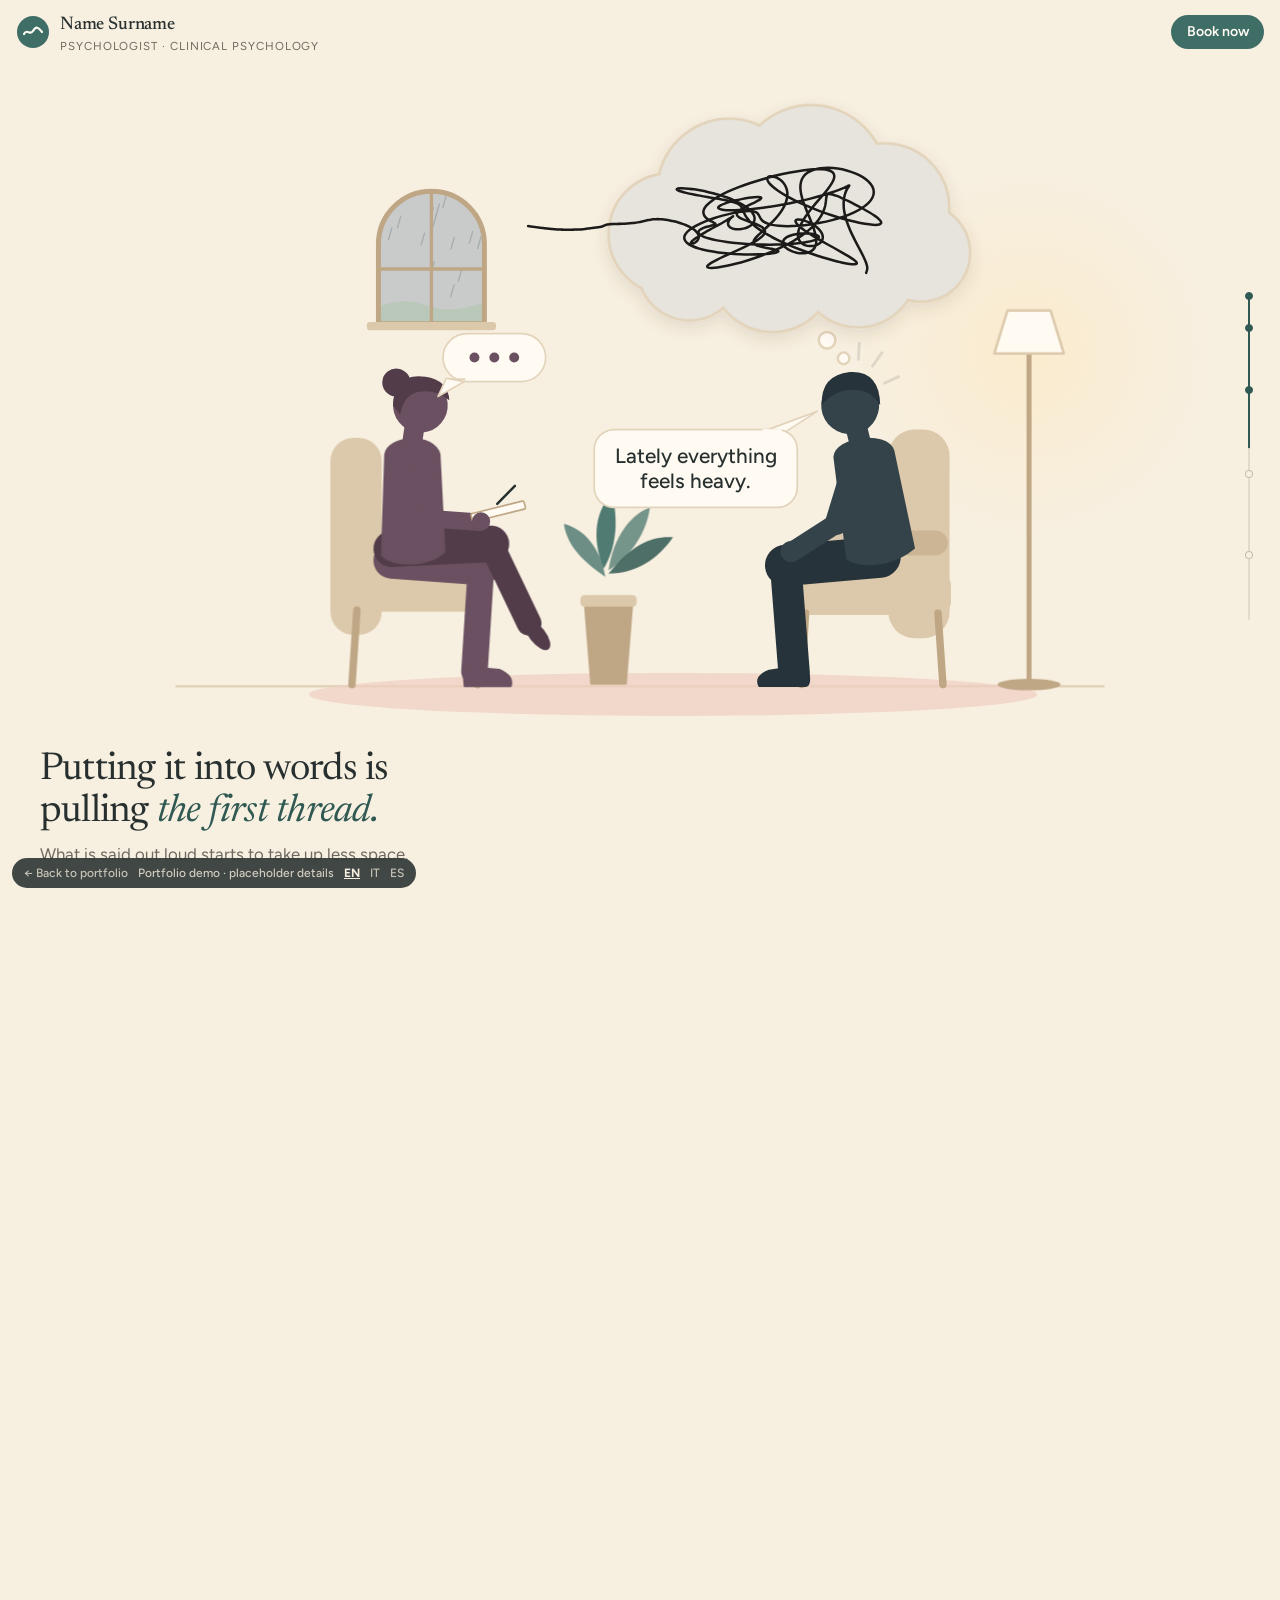
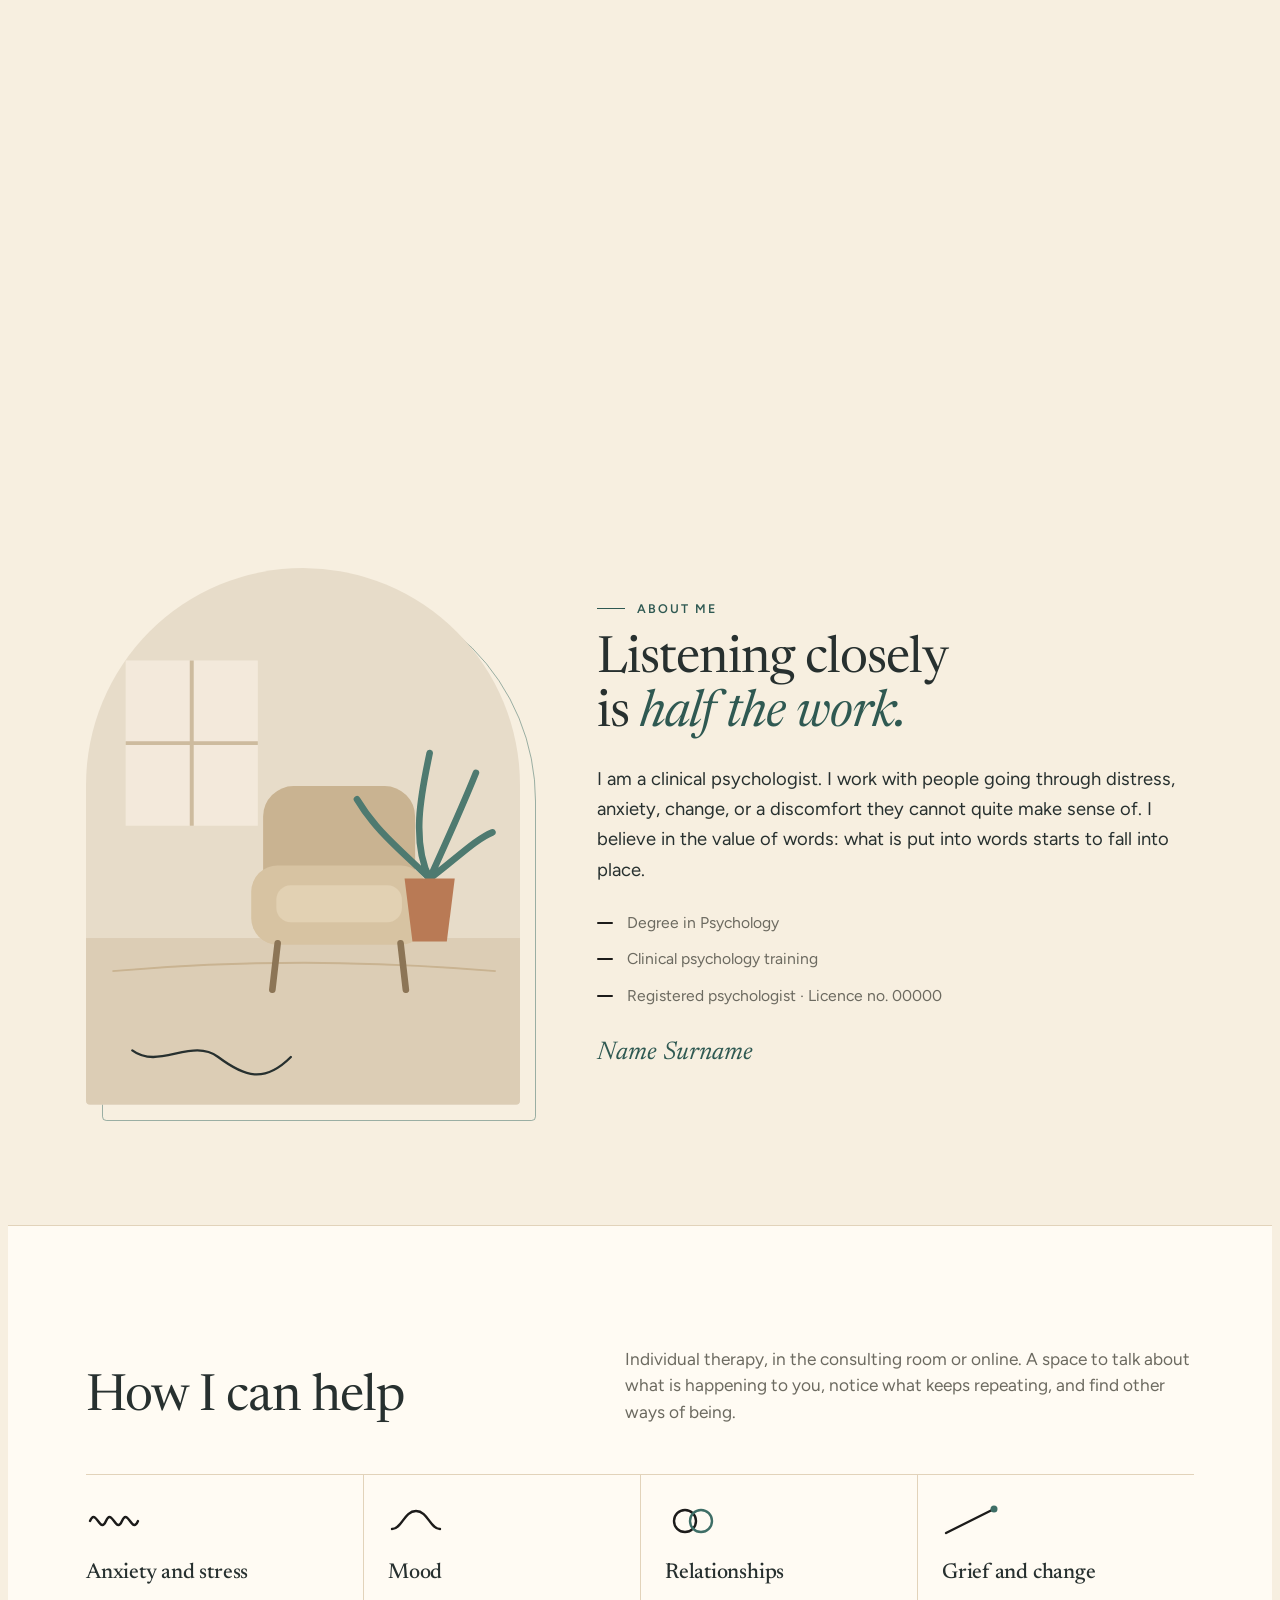
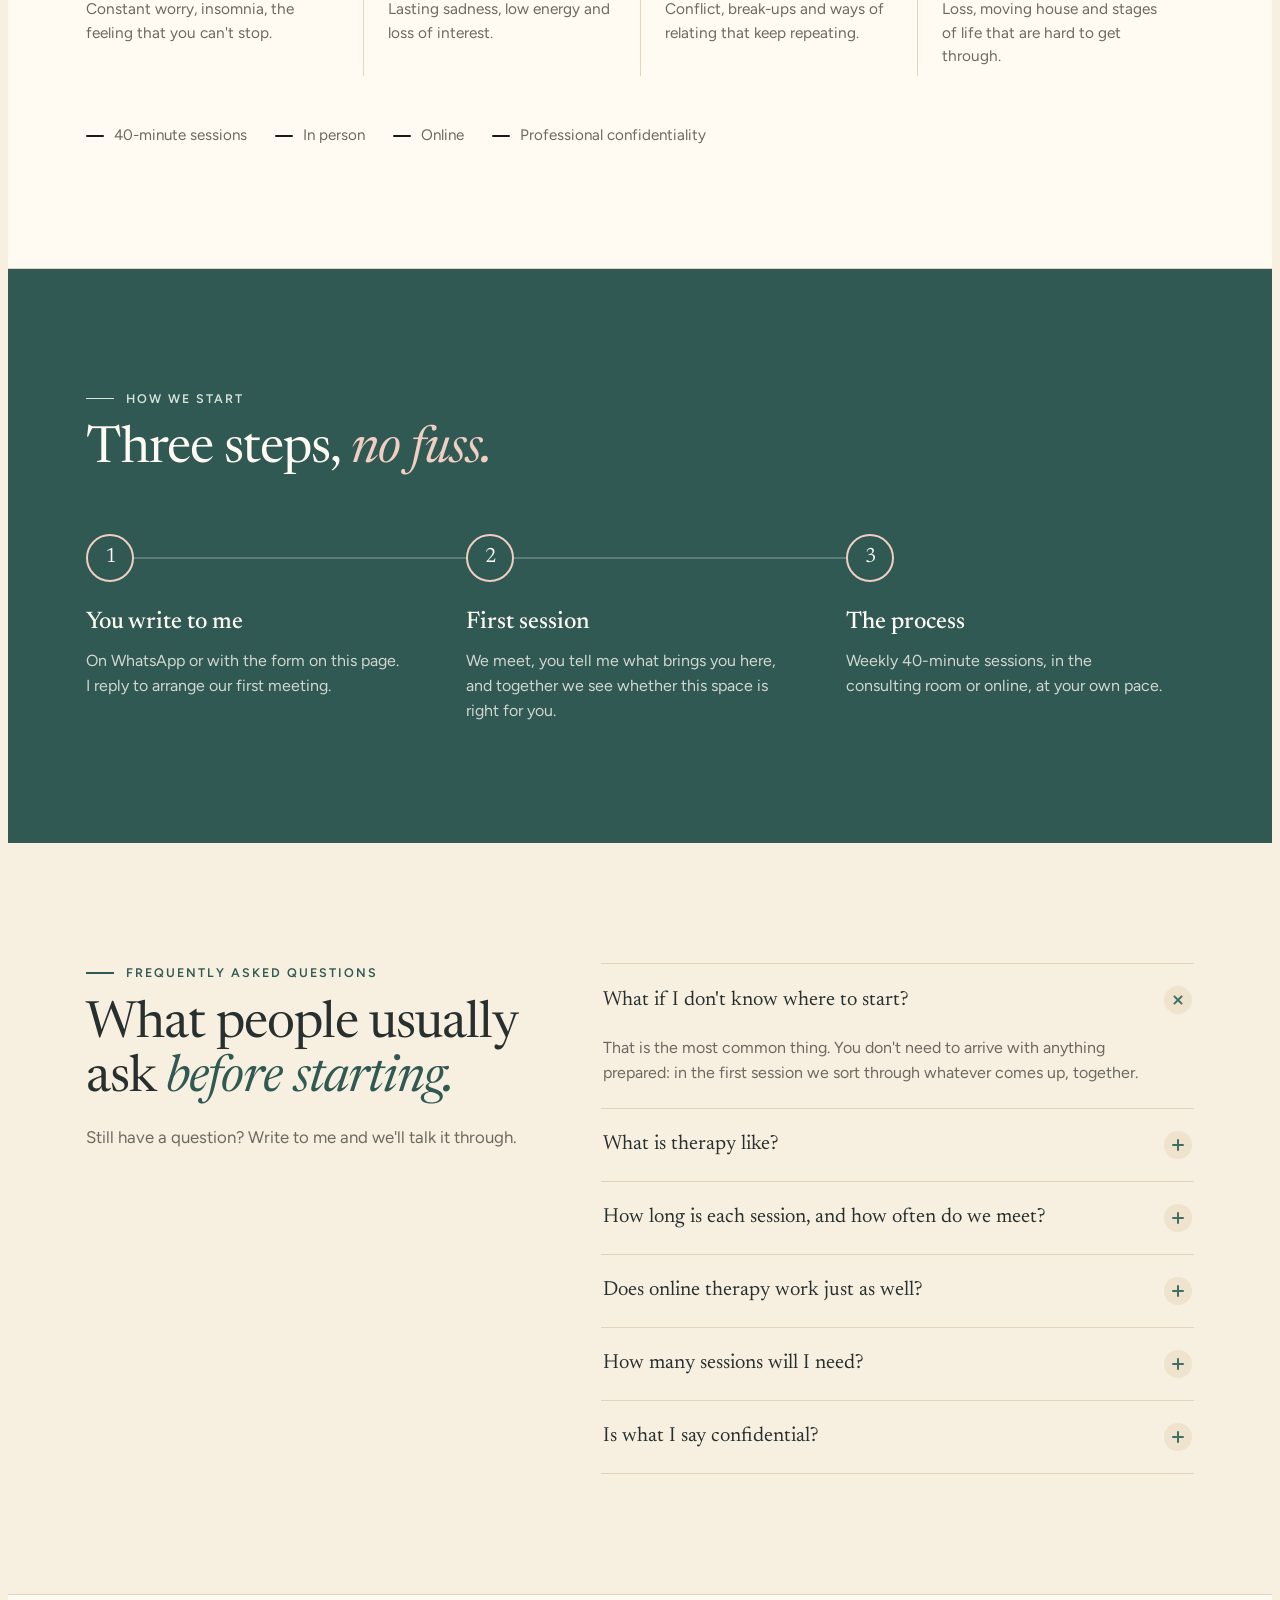
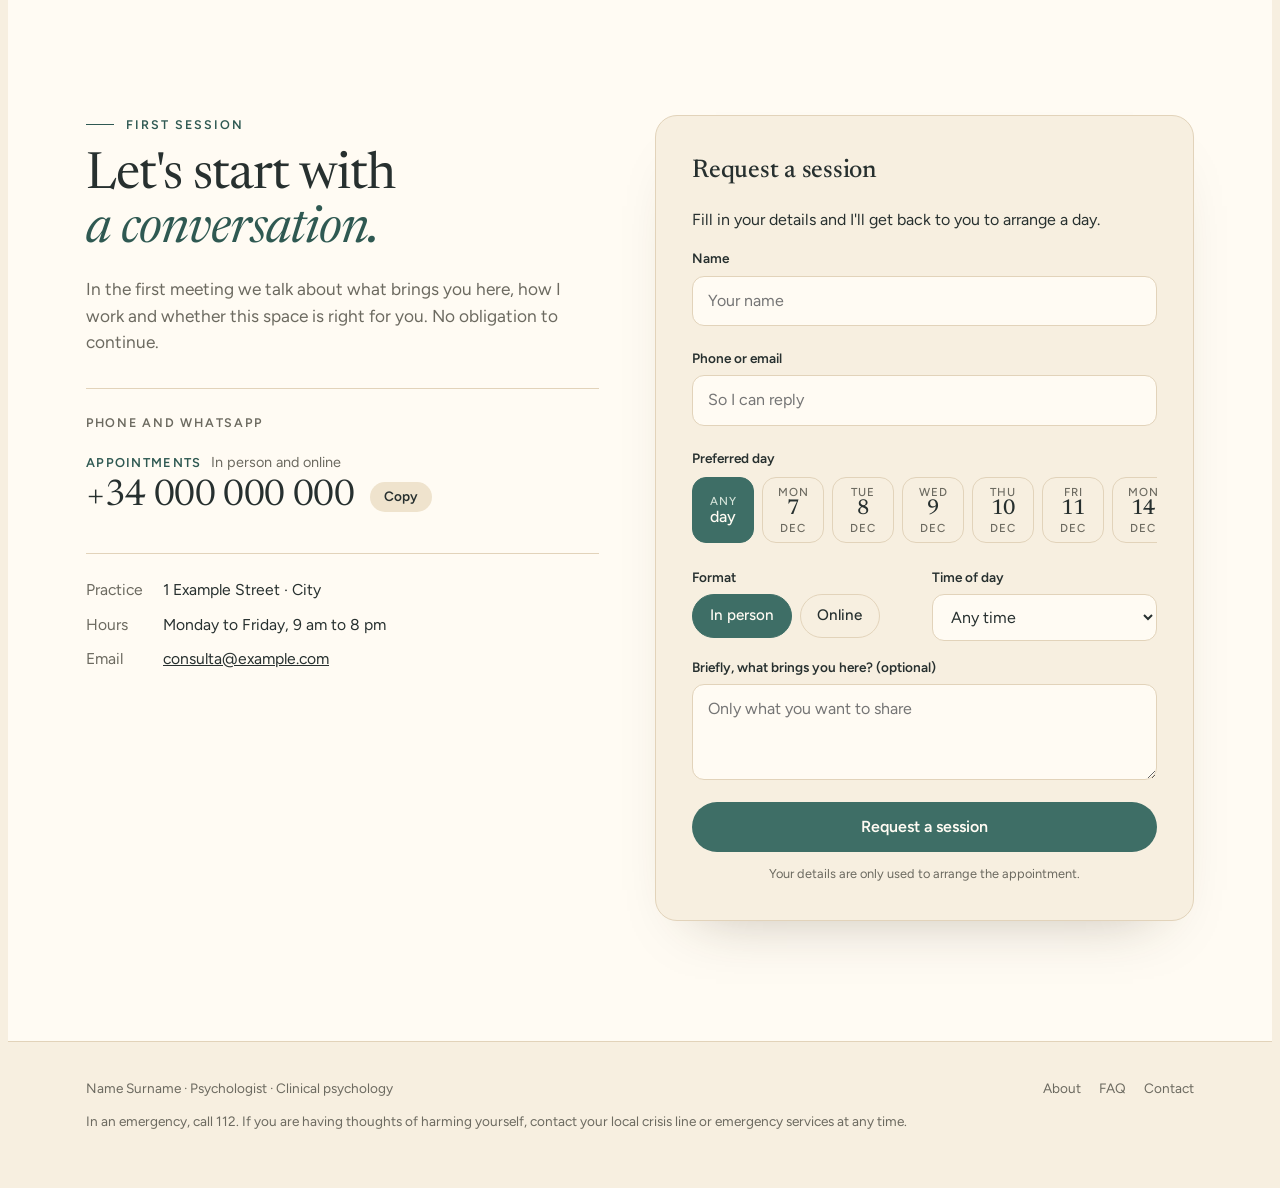
<file: work/landing/index.html>
<!doctype html><html><head><meta charset="utf-8"><meta name="robots" content="noindex"><title>Landing demo</title>
<script>var l=(navigator.language||"en").slice(0,2);location.replace((l==="es"||l==="it"?l:"en")+".html"+location.hash);</script>
</head><body><a href="en.html">English</a> · <a href="it.html">Italiano</a> · <a href="es.html">Español</a></body></html>
</file>
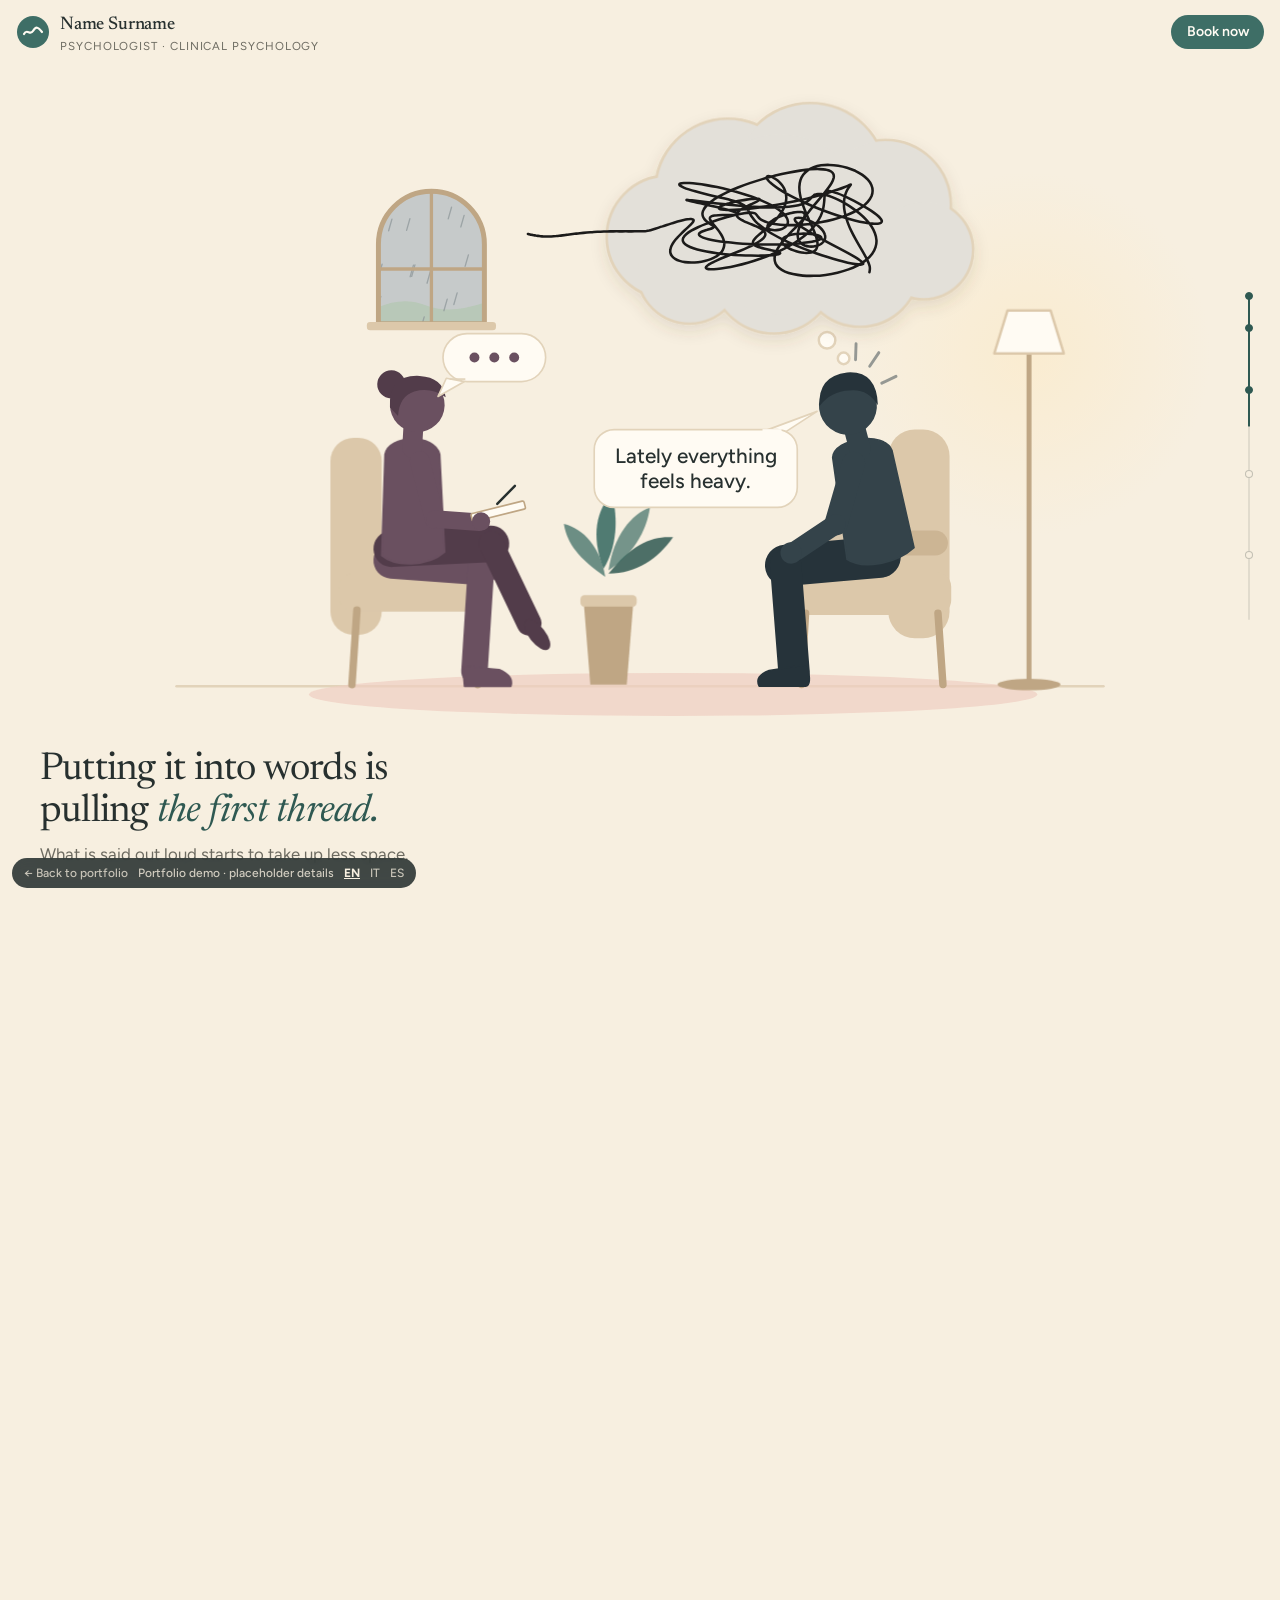
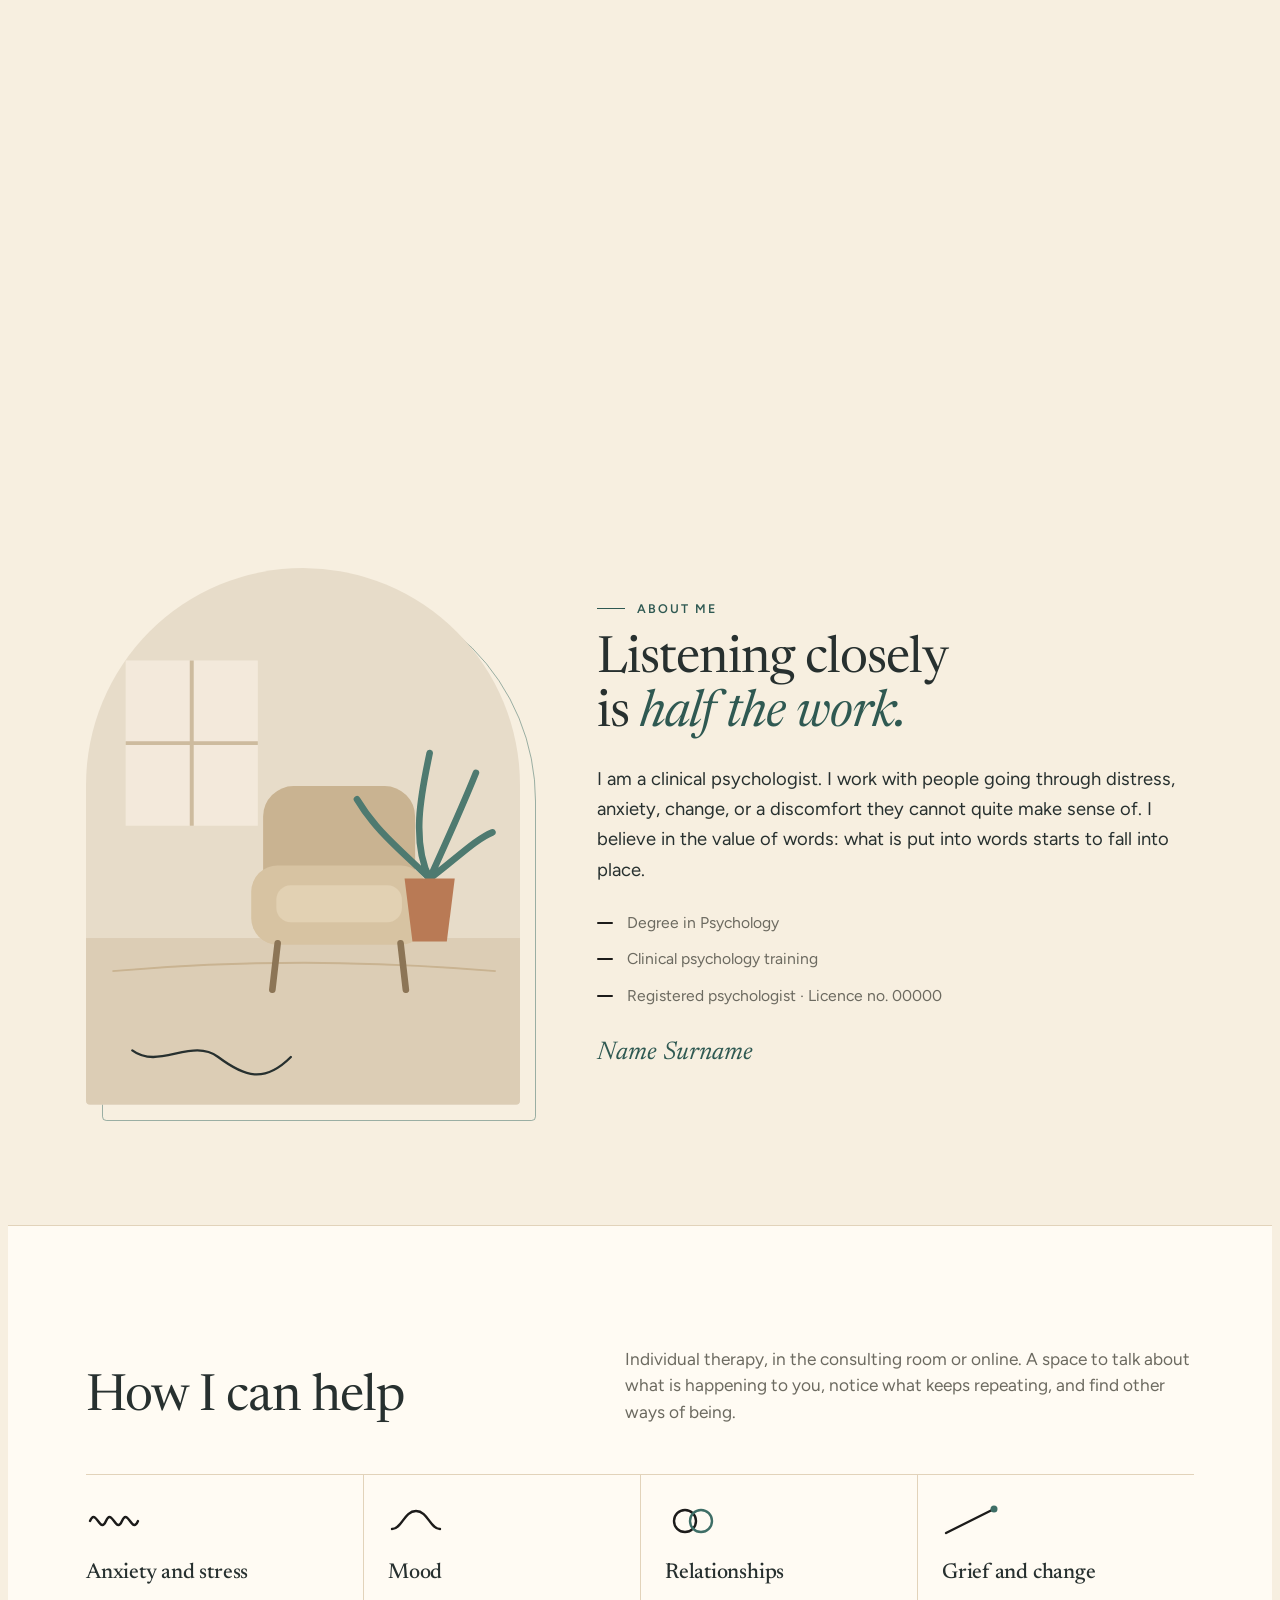
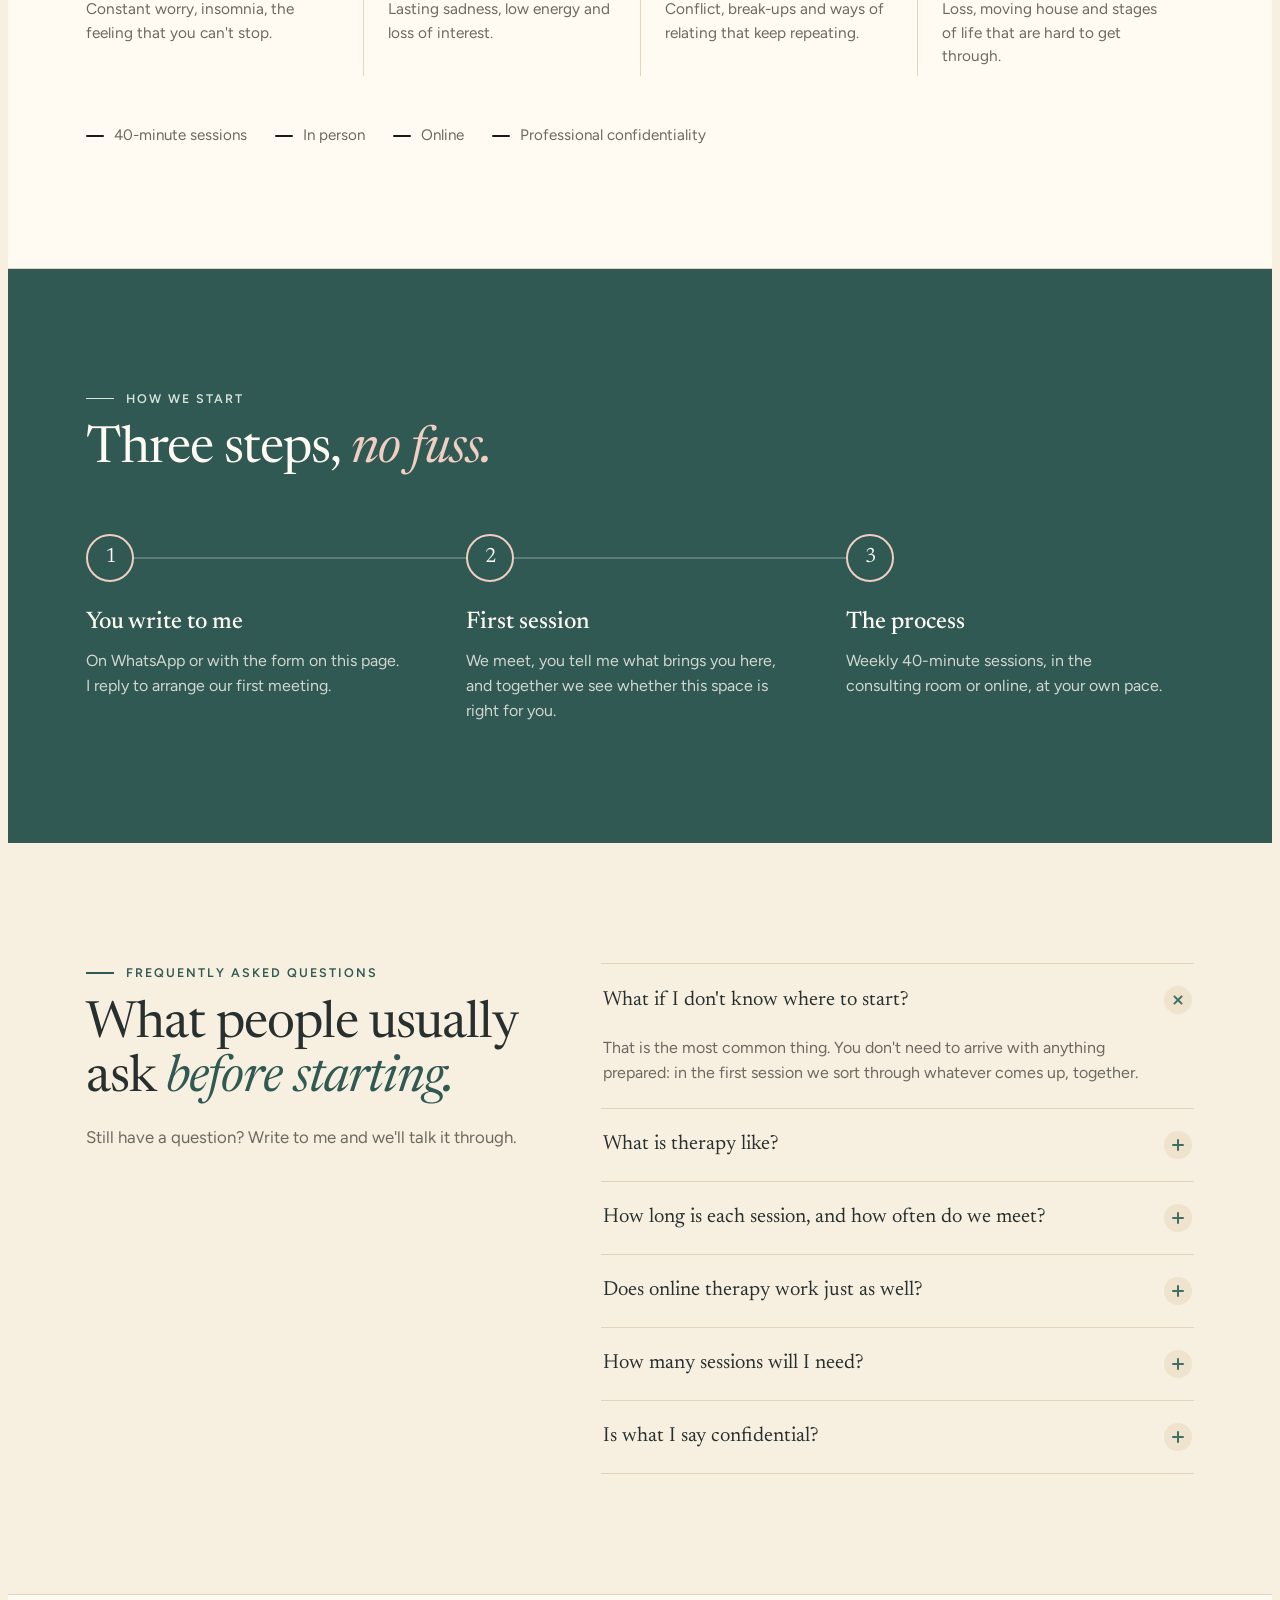
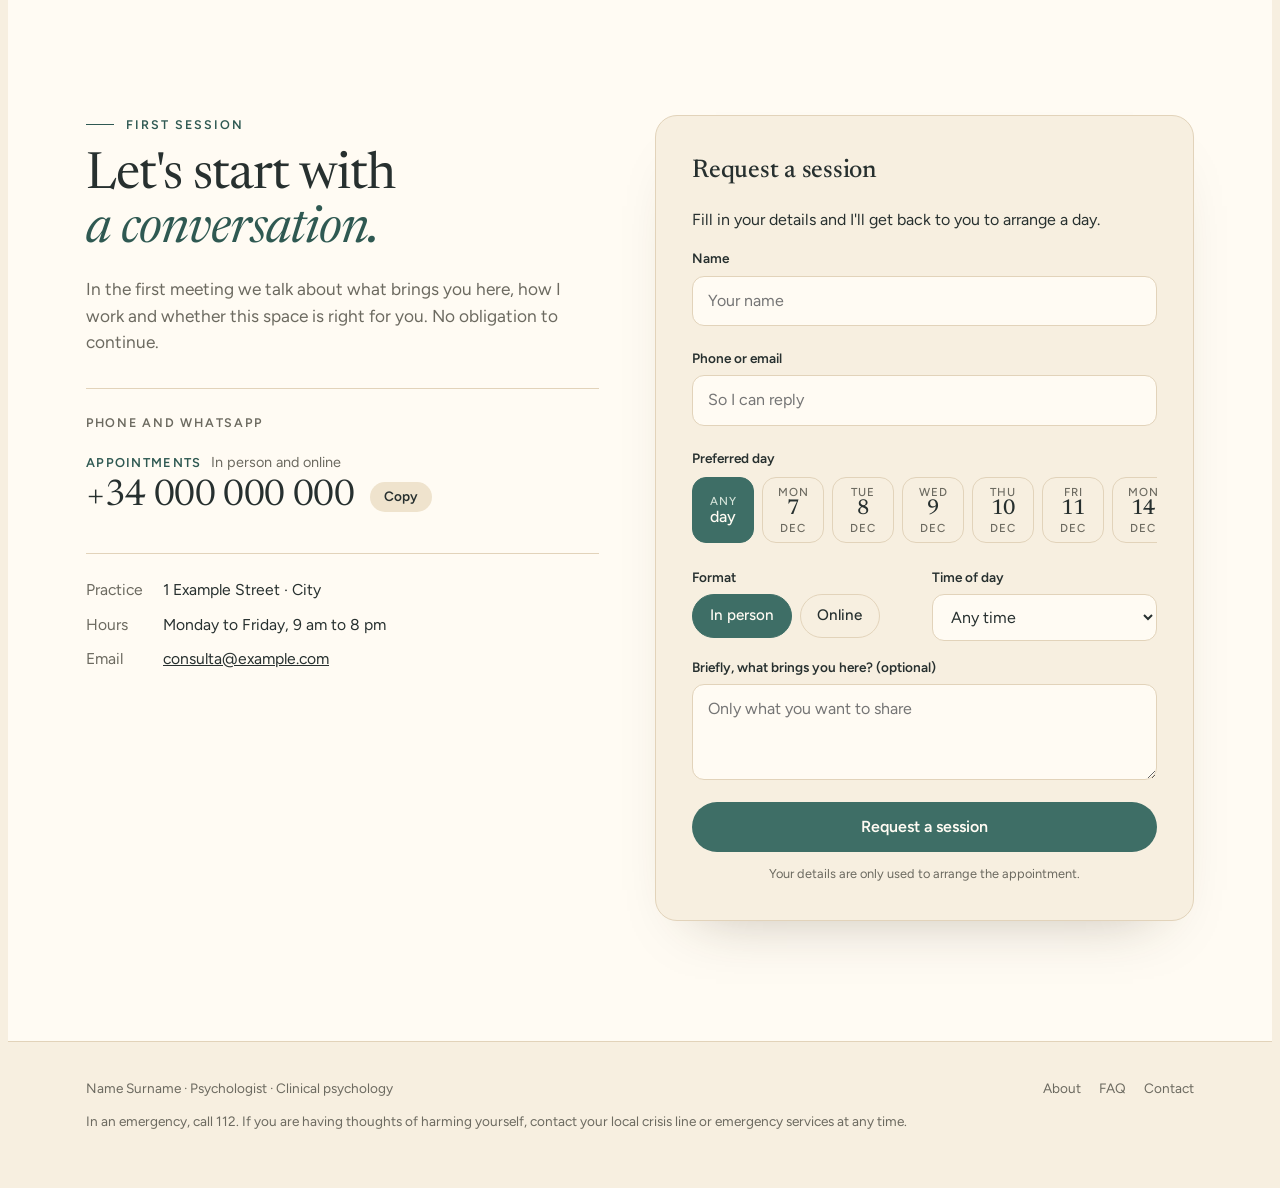
<file: work/landing/en.html>
<!doctype html>
<html lang="en">
<head>
<meta charset="utf-8">
<meta name="robots" content="noindex">
<meta name="viewport" content="width=device-width, initial-scale=1, viewport-fit=cover">
<title>Name Surname · Psychologist · Clinical psychology</title>
<meta property="og:title" content="Name Surname · Psychologist">
<meta property="og:description" content="Clinical psychology. Individual therapy, in person and online.">
<meta property="og:type" content="website">
<script type="application/ld+json">{"@context": "https://schema.org", "@type": "Psychologist", "name": "Name Surname", "description": "Clinical psychologist. Individual therapy, in person and online.", "email": "consulta@example.com", "telephone": "+34000000000", "address": {"@type": "PostalAddress", "streetAddress": "1 Example Street", "addressLocality": "City", "addressCountry": "ES"}, "knowsLanguage": "en"}</script>
<meta name="description" content="Clinical psychologist. A professional space to put into words what weighs on you. Book your first session.">
<link rel="preconnect" href="https://fonts.googleapis.com">
<link rel="preconnect" href="https://fonts.gstatic.com" crossorigin>
<link rel="stylesheet" href="https://fonts.googleapis.com/css2?family=Figtree:wght@400;500;600;700&family=Newsreader:ital,opsz,wght@0,6..72,400;0,6..72,500;1,6..72,400;1,6..72,500&display=swap">
<style>
/* Layout: una escena fija (sticky) que se recorre con el scroll, luego áreas de trabajo y contacto. Look único, claro, crema pastel. */
:root{
  --cream:#F7EFE0;
  --cream-2:#EFE3CD;
  --cool:#E9E6DF;
  --paper:#FFFBF3;
  --ink:#27302F;
  --muted:#6C6A60;
  --man:#34434A;
  --man-2:#26333A;
  --woman:#6A5060;
  --woman-2:#523C4A;
  --chair:#DCC8AA;
  --chair-2:#BFA684;
  --sage:#3E6E66;
  --sage-2:#2F5952;
  --sage-soft:#D5E4DA;
  --blush:#F0CFC2;
  --thread:#1C1B1A;
  --line:#E2D3BA;
  --display:"Newsreader", "Iowan Old Style", Georgia, serif;
  --body:"Figtree", "Segoe UI", system-ui, -apple-system, sans-serif;
  --header-h:64px;
  color-scheme:light;
}
*{box-sizing:border-box}
html{scroll-behavior:smooth}
body{background:var(--stage-bg,var(--cream));color:var(--ink);font-family:var(--body);font-size:16px;line-height:1.55;-webkit-font-smoothing:antialiased}
a{color:inherit}
:focus-visible{outline:3px solid var(--sage);outline-offset:3px;border-radius:6px}

/* ---------- Cabecera ---------- */
body::before{content:"";position:fixed;inset:0 0 auto;height:env(safe-area-inset-top,0px);z-index:30;background:var(--stage-bg,var(--cream))}
.top{position:fixed;top:env(safe-area-inset-top,0px);left:0;right:0;z-index:20;height:var(--header-h);
  display:flex;align-items:center;justify-content:space-between;gap:16px;
  padding-left:max(16px,env(safe-area-inset-left,0px));padding-right:max(16px,env(safe-area-inset-right,0px));
  background:color-mix(in srgb,var(--stage-bg,var(--cream)) 86%,transparent);backdrop-filter:blur(8px);-webkit-backdrop-filter:blur(8px)}
.brand{display:flex;align-items:center;gap:10px;text-decoration:none;min-width:0}
.brand svg{flex:none}
.brand b{font-family:var(--display);font-weight:500;font-size:1.15rem;letter-spacing:-.01em;white-space:nowrap;overflow:hidden;text-overflow:ellipsis}
.brand small{display:block;font-size:.72rem;color:var(--muted);letter-spacing:.08em;text-transform:uppercase;line-height:1.1}
.btn{display:inline-flex;align-items:center;justify-content:center;gap:8px;border:0;cursor:pointer;text-decoration:none;
  font:600 .95rem/1 var(--body);padding:.85em 1.3em;border-radius:999px;background:var(--sage);color:var(--paper);
  transition:background .2s,transform .2s}
.btn:hover{background:var(--sage-2);transform:translateY(-1px)}
.btn.ghost{background:transparent;color:var(--sage-2);box-shadow:inset 0 0 0 1.5px var(--sage)}
.btn.ghost:hover{background:var(--sage-soft)}
.top .btn{padding:.7em 1.1em;font-size:.88rem;flex:none}

/* ---------- Historia con scroll ---------- */
.story{position:relative;height:760vh}
.stage{position:sticky;top:0;height:100vh;height:100svh;overflow:hidden;background:var(--stage-bg,var(--cream))}
.scene{position:absolute;left:0;right:0;top:calc(var(--header-h) + env(safe-area-inset-top,0px));bottom:0;width:100%;height:calc(100% - var(--header-h) - env(safe-area-inset-top,0px));display:block}
.scene text{font-family:var(--body)}
.caps{position:absolute;inset:0;pointer-events:none}
.cap{position:absolute;left:max(24px,env(safe-area-inset-left,0px),calc(50% - 600px));bottom:4.5vh;max-width:min(38rem,calc(100% - 48px));
  opacity:0;transform:translateY(14px);transition:opacity .6s ease,transform .6s ease}
.cap.on{opacity:1;transform:none;pointer-events:auto}
.cap-hero{top:calc(var(--header-h) + env(safe-area-inset-top,0px));bottom:6vh;max-width:min(24rem,36vw);display:flex;flex-direction:column;justify-content:center}
.eyebrow{font-size:.78rem;font-weight:600;letter-spacing:.14em;text-transform:uppercase;color:var(--sage-2);margin:0 0 .9rem}
.cap h1{font-family:var(--display);font-weight:400;font-size:clamp(2.4rem,4.6vw,4.4rem);line-height:1.02;letter-spacing:-.025em;margin:0 0 1.1rem;text-wrap:balance}
.cap h1 em,.cap h2 em{font-style:italic;color:var(--sage-2)}
.cap h2{font-family:var(--display);font-weight:400;font-size:clamp(1.7rem,3vw,2.6rem);line-height:1.1;letter-spacing:-.02em;margin:0 0 .5rem;text-wrap:balance}
.cap p{margin:0;color:var(--muted);font-size:1.05rem;max-width:34ch}
.cap .btn{margin-top:1.1rem}
.cap-hero .eyebrow{display:flex;align-items:center;gap:14px;font-size:.82rem;letter-spacing:.2em;margin:0 0 1.4rem;white-space:nowrap;max-width:none}
.cap-hero .eyebrow .rule{width:36px;height:1.5px;background:var(--sage-2);flex:none}
.lede{font-family:var(--display);font-weight:400;font-size:clamp(1.7rem,2.7vw,2.5rem)!important;line-height:1.12!important;letter-spacing:-.015em;color:var(--ink)!important;max-width:13ch!important;text-wrap:balance}
.lede em{font-style:italic;color:var(--sage-2)}
.cue{display:flex;align-items:center;gap:16px;margin-top:2.6rem;color:var(--sage-2);font-size:.78rem;font-weight:600;letter-spacing:.24em;text-transform:uppercase}
.cue-line{position:relative;display:block;width:1.5px;height:64px;background:color-mix(in srgb,var(--sage) 25%,transparent);border-radius:2px;overflow:hidden;flex:none}
.cue-line i{position:absolute;left:0;top:-40%;width:100%;height:40%;background:var(--sage-2);border-radius:2px;animation:fall 2s cubic-bezier(.6,0,.3,1) infinite}
@keyframes fall{0%{top:-40%}100%{top:100%}}

/* Burbujas */
.bub{opacity:0;transform:scale(.55);transform-box:fill-box;transition:opacity .35s ease,transform .45s cubic-bezier(.2,1.4,.4,1)}
.bub.on{opacity:1;transform:none}
.bub-man{transform-origin:100% 0%}
.bub-woman{transform-origin:0% 100%}
.bub rect,.bub path{fill:var(--paper);stroke:var(--line);stroke-width:2}
.bub text{fill:var(--ink);font-size:25px;font-weight:500}
.dot{fill:var(--woman);transform-box:fill-box;transform-origin:center;animation:hop 1.2s ease-in-out infinite}
.dot:nth-child(2){animation-delay:.15s}.dot:nth-child(3){animation-delay:.3s}
@keyframes hop{0%,60%,100%{transform:none;opacity:.45}30%{transform:translateY(-6px);opacity:1}}

/* Retrato (móvil) */
@media (max-aspect-ratio: 4/5){
  .stage{display:flex;flex-direction:column}
  .scene{position:relative;top:auto;height:auto;flex:none;margin-top:calc(var(--header-h) + env(safe-area-inset-top,0px) + 8px)}
  .caps{position:relative;inset:auto;flex:1;display:grid;padding:8px max(16px,env(safe-area-inset-right,0px)) 24px max(16px,env(safe-area-inset-left,0px))}
  .cap,.cap-hero{position:relative;grid-area:1/1;left:auto;top:auto;bottom:auto;max-width:34rem;align-self:start}
  .cap h1{font-size:clamp(2rem,8.6vw,2.8rem)}
  .cap h2{font-size:clamp(1.5rem,6.4vw,2rem)}
  .cap p{font-size:1rem}
  /* Portada en celular: bloque centrado, aviso de scroll abajo */
  .cap-hero{align-self:stretch;justify-content:flex-start;align-items:center;text-align:center;max-width:none;width:100%;padding-top:4px}
  .cap-hero .eyebrow{flex-direction:column;gap:10px;margin:auto 0 1.1rem;white-space:normal;letter-spacing:.2em;font-size:.72rem;line-height:1.4}
  .cap-hero .eyebrow .rule{width:28px}
  .cap-hero .eb{display:flex;flex-direction:column;align-items:center;gap:4px}
  .cap-hero .eb-sep{display:none}
  .cap-hero .eb-2{font-family:var(--display);font-style:italic;font-size:1.05rem;letter-spacing:0;text-transform:none;font-weight:400;color:var(--ink)}
  .lede{max-width:12ch!important;font-size:clamp(2.1rem,9.4vw,2.7rem)!important;line-height:1.08!important;margin:0 auto!important}
  .cue{flex-direction:column-reverse;gap:10px;margin-top:auto;padding-top:20px;font-size:.7rem;letter-spacing:.3em;padding-left:.3em}
  .cue-line{height:40px}
}
@media (max-aspect-ratio: 4/5) and (max-height: 720px){
  .cap-hero .eyebrow{margin-bottom:.7rem;gap:6px}
  .cap-hero .eyebrow .rule{display:none}
  .lede{font-size:clamp(1.8rem,8vw,2.2rem)!important}
  .cue{padding-top:12px;gap:8px}
  .cue-line{height:26px}
}

/* ---------- Secciones ---------- */
.wrap{max-width:1140px;margin:0 auto;padding-left:max(16px,env(safe-area-inset-left,0px));padding-right:max(16px,env(safe-area-inset-right,0px))}
section.band{padding-block:clamp(64px,10vw,120px)}
.areas{background:var(--paper);border-top:1px solid var(--line);border-bottom:1px solid var(--line)}
.areas-head{display:grid;grid-template-columns:minmax(0,1fr) minmax(0,1.2fr);gap:32px 64px;align-items:end;margin-bottom:48px}
.areas-head h2,.contact h2{font-family:var(--display);font-weight:400;font-size:clamp(2rem,4vw,3.2rem);line-height:1.05;letter-spacing:-.02em;margin:0;text-wrap:balance}
.areas-head p{margin:0;color:var(--muted);font-size:1.08rem;max-width:52ch}
.grid4{display:grid;grid-template-columns:repeat(4,minmax(0,1fr));gap:0;border-top:1px solid var(--line)}
.area{padding:28px 24px 8px 0;min-width:0}
.area + .area{padding-left:24px;border-left:1px solid var(--line)}
.area svg{display:block;margin-bottom:18px}
.area h3{font-family:var(--display);font-weight:500;font-size:1.35rem;margin:0 0 .4rem;letter-spacing:-.01em}
.area p{margin:0;color:var(--muted);font-size:.96rem}
.facts{display:flex;flex-wrap:wrap;gap:12px 28px;margin-top:48px;font-size:.95rem;color:var(--muted)}
.facts span{display:inline-flex;align-items:center;gap:10px}
.facts span::before{content:"";width:18px;height:2px;background:var(--thread);border-radius:2px}

.contact{display:grid;grid-template-columns:minmax(0,1fr) minmax(0,1.05fr);gap:56px;align-items:start}
.contact .lead{color:var(--muted);font-size:1.08rem;max-width:44ch;margin:18px 0 32px}
.phone{display:flex;flex-direction:column;gap:6px;padding:24px 0;border-top:1px solid var(--line);border-bottom:1px solid var(--line)}
.phone small{font-size:.78rem;letter-spacing:.14em;text-transform:uppercase;color:var(--muted);font-weight:600}
.phone-row{display:flex;flex-wrap:wrap;align-items:center;gap:12px 16px}
.phone-num{font-family:var(--display);font-size:clamp(2rem,4.4vw,3rem);letter-spacing:-.01em;line-height:1.1;font-variant-numeric:tabular-nums;user-select:all}
.copy{border:0;background:var(--cream-2);color:var(--ink);font:600 .85rem/1 var(--body);padding:.6em 1em;border-radius:999px;cursor:pointer}
.copy:hover{background:var(--line)}
.details{display:grid;grid-template-columns:auto minmax(0,1fr);gap:10px 20px;margin:24px 0 0;font-size:.98rem}
.details dt{color:var(--muted)}
.details dd{margin:0}

.form{background:var(--paper);border:1px solid var(--line);border-radius:22px;padding:clamp(22px,4vw,36px);box-shadow:0 30px 60px -40px rgba(60,45,25,.35)}
.form h3{font-family:var(--display);font-weight:500;font-size:1.6rem;margin:0 0 4px;letter-spacing:-.01em}
.form > p{margin:0 0 22px;color:var(--muted);font-size:.95rem}
.field{display:flex;flex-direction:column;gap:6px;margin-bottom:16px;min-width:0}
.field label,.legend{font-size:.85rem;font-weight:600}
.field input,.field select,.field textarea{font:inherit;font-size:1rem;color:var(--ink);background:var(--cream);border:1.5px solid var(--line);border-radius:12px;padding:.75em .9em;width:100%;transition:border-color .2s,background .2s}
.field textarea{min-height:96px;resize:vertical}
.field input:focus,.field select:focus,.field textarea:focus{outline:none;border-color:var(--sage);background:var(--paper)}
.field .err{font-size:.82rem;color:#9A3B2E;min-height:0}
.field.bad input{border-color:#C0614F}
.row2{display:grid;grid-template-columns:minmax(0,1fr) minmax(0,1fr);gap:0 14px}
.seg{display:flex;gap:8px;flex-wrap:wrap}
.seg{position:relative}
.seg input{position:absolute;left:0;top:0;width:1px;height:1px;opacity:0;pointer-events:none}
.seg label{font-weight:500;font-size:.95rem;padding:.6em 1.1em;border-radius:999px;border:1.5px solid var(--line);background:var(--cream);cursor:pointer;transition:all .2s}
.seg input:checked + label{background:var(--sage);border-color:var(--sage);color:var(--paper)}
.seg input:focus-visible + label{outline:3px solid var(--sage);outline-offset:2px}
.form .btn{width:100%;padding:1.05em;font-size:1rem;margin-top:6px}
.note{font-size:.8rem;color:var(--muted);margin:12px 0 0;text-align:center}
.done{text-align:left}
.done .tick{width:52px;height:52px;border-radius:50%;background:var(--sage-soft);display:grid;place-items:center;margin-bottom:14px}
.done pre{white-space:pre-wrap;font:inherit;font-size:.92rem;background:var(--cream);border:1px solid var(--line);border-radius:12px;padding:14px;margin:14px 0;color:var(--ink)}
.done .acts{display:flex;flex-wrap:wrap;gap:10px}
.done .acts .btn{width:auto;flex:1 1 auto}
footer{padding-block:36px 48px;border-top:1px solid var(--line);font-size:.85rem;color:var(--muted)}
footer .wrap{display:flex;flex-wrap:wrap;justify-content:space-between;gap:12px}

/* ---------- Pasada 2: detalles ---------- */
.eyebrow-s{font-size:.78rem;font-weight:600;letter-spacing:.16em;text-transform:uppercase;color:var(--sage-2);margin:0 0 1rem;display:flex;align-items:center;gap:12px}
.eyebrow-s::before{content:"";width:28px;height:1.5px;background:var(--sage-2)}
.h-sec{font-family:var(--display);font-weight:400;font-size:clamp(2rem,4vw,3.2rem);line-height:1.05;letter-spacing:-.02em;margin:0;text-wrap:balance}
.h-sec em{font-style:italic;color:var(--sage-2)}

/* Progreso del relato */
.prog{position:absolute;right:max(22px,env(safe-area-inset-right,0px));top:32%;height:36%;width:2px;border-radius:2px;background:color-mix(in srgb,var(--ink) 10%,transparent);pointer-events:none}
.prog i{position:absolute;inset:0;background:var(--sage-2);border-radius:2px;transform-origin:top;transform:scaleY(0)}
.prog b{position:absolute;left:50%;width:8px;height:8px;margin:-4px 0 0 -4px;border-radius:50%;background:var(--stage-bg,var(--cream));border:1.5px solid color-mix(in srgb,var(--ink) 25%,transparent);transition:background .3s,border-color .3s}
.prog b.on{background:var(--sage-2);border-color:var(--sage-2)}
@media (max-aspect-ratio: 4/5){.prog{display:none}}

/* Sobre mí */
.about-grid{display:grid;grid-template-columns:minmax(0,.8fr) minmax(0,1.1fr);gap:clamp(32px,6vw,88px);align-items:center}
.about-head{margin-bottom:22px}
.portrait{margin:0;position:relative;max-width:440px;width:100%;justify-self:center;isolation:isolate}
.portrait img,.portrait>svg{display:block;width:100%;height:auto;aspect-ratio:657/812;object-fit:cover;border-radius:999px 999px 20px 20px}
.portrait::after{content:"";position:absolute;inset:16px -16px -16px 16px;border:1.5px solid var(--sage);border-radius:999px 999px 20px 20px;z-index:-1;opacity:.5}
.phone-line{display:grid;gap:4px;padding:12px 0}
.phone-line + .phone-line{border-top:1px dashed var(--line)}
.pl-label{display:flex;flex-wrap:wrap;gap:4px 10px;align-items:baseline;font-size:.8rem;font-weight:600;letter-spacing:.1em;text-transform:uppercase;color:var(--sage-2)}
.pl-label em{font-style:normal;text-transform:none;letter-spacing:0;color:var(--muted);font-weight:400;font-size:.9rem}
.phone .phone-num{font-size:clamp(1.7rem,3.4vw,2.3rem)}
.seg input:disabled + label{opacity:.4;cursor:not-allowed}
.hint-s{font-size:.82rem;color:var(--muted);min-height:0}
.about-txt .bio{font-size:1.15rem;line-height:1.65;color:var(--ink);max-width:54ch;margin:6px 0 26px}
.creds{list-style:none;margin:0;padding:0;display:grid;gap:12px}
.creds li{display:flex;gap:14px;align-items:baseline;color:var(--muted);font-size:.98rem}
.creds li::before{content:"";flex:none;width:16px;height:2px;background:var(--thread);border-radius:2px;transform:translateY(-4px)}
.sign{font-family:var(--display);font-style:italic;font-size:1.6rem;color:var(--sage-2);margin-top:26px}

/* Cómo empezamos */
.process{background:var(--sage-2);color:var(--paper)}
.process .eyebrow-s{color:var(--sage-soft)}
.process .eyebrow-s::before{background:var(--sage-soft)}
.process .h-sec em{color:var(--blush)}
.steps{list-style:none;margin:56px 0 0;padding:0;display:grid;grid-template-columns:repeat(3,minmax(0,1fr));gap:32px;position:relative;--draw:0}
.steps::before,.steps::after{content:"";position:absolute;left:24px;right:calc(33.333% - 24px);top:23px;height:2px;border-radius:2px;background:color-mix(in srgb,var(--paper) 22%,transparent)}
.steps::after{background:var(--blush);transform-origin:left;transform:scaleX(var(--draw))}
.steps li{position:relative;z-index:1;min-width:0}
.steps .n{display:grid;place-items:center;width:48px;height:48px;border-radius:50%;background:var(--sage-2);border:2px solid var(--blush);font-family:var(--display);font-size:1.3rem;color:var(--paper);margin-bottom:22px}
.steps h3{font-family:var(--display);font-weight:500;font-size:1.5rem;margin:0 0 .5rem}
.steps p{margin:0;color:color-mix(in srgb,var(--paper) 78%,transparent);max-width:32ch}

/* Preguntas */
.faq-grid{display:grid;grid-template-columns:minmax(0,.85fr) minmax(0,1.15fr);gap:clamp(32px,6vw,80px);align-items:start}
.faq-grid .lead{color:var(--muted);margin:18px 0 0;font-size:1.05rem}
.qa details{border-bottom:1px solid var(--line)}
.qa details:first-child{border-top:1px solid var(--line)}
.qa summary{list-style:none;cursor:pointer;display:flex;justify-content:space-between;align-items:center;gap:20px;padding:22px 2px;font-family:var(--display);font-size:1.28rem;line-height:1.25}
.qa summary::-webkit-details-marker{display:none}
.qa summary::after{content:"";flex:none;width:28px;height:28px;border-radius:50%;background:var(--cream-2) url("data:image/svg+xml,%3Csvg xmlns='http://www.w3.org/2000/svg' viewBox='0 0 28 28'%3E%3Cpath d='M9 14h10M14 9v10' stroke='%233E6E66' stroke-width='2' stroke-linecap='round'/%3E%3C/svg%3E") center/100% no-repeat;transition:transform .3s}
.qa details[open] summary::after{transform:rotate(45deg)}
.qa summary:hover{color:var(--sage-2)}
.qa details p{margin:0;padding:0 44px 22px 2px;color:var(--muted);max-width:60ch}
.qa details[open] p{animation:fadeIn .35s ease}
@keyframes fadeIn{from{opacity:0;transform:translateY(-4px)}to{opacity:1;transform:none}}

/* Días */
.days{display:flex;gap:8px;overflow-x:auto;padding:2px 2px 8px;scroll-snap-type:x proximity;scrollbar-width:thin}
.days input{position:absolute;width:1px;height:1px;opacity:0;pointer-events:none}
.days label{flex:none;scroll-snap-align:start;display:flex;flex-direction:column;align-items:center;justify-content:center;min-width:62px;padding:.55em .7em;border-radius:14px;border:1.5px solid var(--line);background:var(--cream);cursor:pointer;line-height:1.1;transition:all .2s;font-weight:500}
.days label small{font-size:.72rem;text-transform:uppercase;letter-spacing:.08em;color:var(--muted)}
.days label b{font-family:var(--display);font-weight:500;font-size:1.35rem}
.days label.any b{font-size:1rem;font-family:var(--body)}
.days input:checked + label{background:var(--sage);border-color:var(--sage);color:var(--paper)}
.days input:checked + label small{color:var(--sage-soft)}
.days input:focus-visible + label{outline:3px solid var(--sage);outline-offset:2px}

/* Botón flotante */
.fab{position:fixed;right:max(18px,calc(env(safe-area-inset-right,0px) + 18px));bottom:calc(18px + env(safe-area-inset-bottom,0px));z-index:25;display:inline-flex;align-items:center;gap:10px;padding:.85em 1.2em .85em 1em;border-radius:999px;background:var(--ink);color:var(--paper);text-decoration:none;font-weight:600;font-size:.92rem;box-shadow:0 14px 30px -12px rgba(30,25,20,.45);transform:translateY(140%);opacity:0;transition:transform .45s cubic-bezier(.2,1.2,.4,1),opacity .3s}
.fab.on{transform:none;opacity:1}
.fab:hover{background:var(--sage-2)}

/* Aparición suave */
.rv{transition:opacity .8s ease,transform .8s cubic-bezier(.2,.8,.2,1)}
html.rv-on .rv:not(.in){opacity:.25;transform:translateY(22px)}
.area svg path,.area svg circle{transition:transform .5s cubic-bezier(.2,1.4,.4,1);transform-origin:center;transform-box:fill-box}
.area:hover svg path,.area:hover svg circle{transform:scaleX(1.12)}

footer .links{display:flex;gap:18px;flex-wrap:wrap}
footer .links a{text-decoration:none}
footer .links a:hover{color:var(--sage-2)}

@media (max-width:900px){
  .about-grid,.faq-grid{grid-template-columns:minmax(0,1fr)}
  .portrait{max-width:320px}
  .steps{grid-template-columns:minmax(0,1fr);gap:28px}
  .steps::before,.steps::after{left:23px;right:auto;top:24px;bottom:24px;width:2px;height:auto}
  .steps::after{transform-origin:top;transform:scaleY(var(--draw))}
  .steps li{padding-left:72px}
  .steps .n{position:absolute;left:0;top:0;margin:0}
  .steps h3{padding-top:8px}
}
@media (prefers-reduced-motion: reduce){
  .fab,.rv{transition:none}
  html.rv-on .rv:not(.in){opacity:1;transform:none}
  .steps{--draw:1!important}
}

@media (max-width:900px){
  .areas-head,.contact{grid-template-columns:minmax(0,1fr)}
  .grid4{grid-template-columns:repeat(2,minmax(0,1fr))}
  .area:nth-child(3){padding-left:0;border-left:0}
  .area:nth-child(n+3){border-top:1px solid var(--line);margin-top:20px}
}
@media (max-width:520px){
  .grid4{grid-template-columns:minmax(0,1fr)}
  .area,.area + .area{padding-left:0;border-left:0}
  .area + .area{border-top:1px solid var(--line);margin-top:8px}
  .row2{grid-template-columns:minmax(0,1fr)}
  .brand small{display:none}
  .top .btn{padding:.65em .9em}
  .story{height:640vh}
}
@media (prefers-reduced-motion: reduce){
  html{scroll-behavior:auto}
  .cap,.bub{transition:none}
  .dot,.cue-line i{animation:none}
  .cue-line i{top:0;height:100%}
}
</style>
</head>
<body>


<header class="top">
  <a class="brand" href="#inicio" aria-label="Home">
    <svg width="34" height="34" viewBox="0 0 34 34" aria-hidden="true"><circle cx="17" cy="17" r="16" fill="var(--sage)"/><path d="M8 19c3-6 6 2 9-3s5-4 9 1" fill="none" stroke="var(--paper)" stroke-width="2.2" stroke-linecap="round"/></svg>
    <span><b data-cfg="name">Name Surname</b><small data-cfg="title">Psychologist · Clinical psychology</small></span>
  </a>
  <a class="btn" href="#contacto">Book now</a>
</header>

<main id="inicio">
<div class="story" id="story">
  <div class="stage">
    <svg class="scene" id="scene" viewBox="0 -40 1200 1010" preserveAspectRatio="xMidYMid meet" role="img" aria-label="A seated man thinks about a tangled thread. A psychologist sits down in front of him and listens. As he talks, the knot comes loose and disappears.">
      <defs>
        <radialGradient id="glow" cx="50%" cy="50%" r="50%">
          <stop offset="0" stop-color="#FFE7B8" stop-opacity=".95"/>
          <stop offset="1" stop-color="#FFE7B8" stop-opacity="0"/>
        </radialGradient>
        <filter id="soft" x="-20%" y="-20%" width="140%" height="160%">
          <feDropShadow dx="0" dy="8" stdDeviation="10" flood-color="#5A4426" flood-opacity=".12"/>
        </filter>
      </defs>

      <!-- Habitación -->
      <ellipse id="lampGlow" cx="1070" cy="300" rx="220" ry="220" fill="url(#glow)" opacity=".35"/>
      <clipPath id="winClip"><path d="M424 264 V168 A64 64 0 0 1 552 168 V264 Z"/></clipPath>
      <g id="window" transform="translate(-140 0)">
        <g clip-path="url(#winClip)">
          <rect id="winSky" x="420" y="96" width="140" height="172" fill="#C6CACA"/>
          <circle id="winSun" cx="512" cy="300" r="24" fill="#F2B487" opacity="0"/>
          <path d="M420 246 Q452 230 482 242 T560 236 V270 H420Z" fill="#B7C8B6" opacity=".85"/>
          <g id="rain"></g>
        </g>
        <path d="M424 264 V168 A64 64 0 0 1 552 168 V264 Z" fill="none" stroke="var(--chair-2)" stroke-width="6"/>
        <line x1="488" y1="104" x2="488" y2="264" stroke="var(--chair-2)" stroke-width="4"/>
        <line x1="424" y1="198" x2="552" y2="198" stroke="var(--chair-2)" stroke-width="4"/>
        <rect x="410" y="262" width="156" height="10" rx="4" fill="var(--chair)"/>
      </g>
      <g id="motes" opacity="0"></g>
      <line id="floor" x1="620" y1="702" x2="1160" y2="702" stroke="var(--line)" stroke-width="3" stroke-linecap="round"/>
      <ellipse id="rug" cx="880" cy="712" rx="210" ry="22" fill="var(--blush)" opacity=".55"/>
      <g id="lamp">
        <line x1="1070" y1="300" x2="1070" y2="700" stroke="var(--chair-2)" stroke-width="6" stroke-linecap="round"/>
        <ellipse cx="1070" cy="700" rx="38" ry="7" fill="var(--chair-2)"/>
        <path d="M1028 300 L1112 300 L1096 248 L1044 248 Z" fill="var(--paper)" stroke="var(--chair)" stroke-width="3" stroke-linejoin="round"/>
      </g>

      <!-- Mujer (entra desde la izquierda) -->
      <g id="woman" transform="translate(-1100 0)">
        <g id="plant">
          <path d="M556 560 C540 520 548 488 566 470 C574 500 572 534 556 560Z" fill="var(--sage)" opacity=".9"/>
          <path d="M562 566 C590 530 616 520 640 522 C622 548 596 566 562 566Z" fill="var(--sage-2)" opacity=".85"/>
          <path d="M558 570 C526 548 512 530 508 506 C532 512 552 534 558 570Z" fill="var(--sage)" opacity=".75"/>
          <path d="M562 562 C568 520 590 494 612 486 C608 516 590 544 562 562Z" fill="var(--sage)" opacity=".7"/>
          <path d="M532 600 L592 600 L584 700 L540 700 Z" fill="var(--chair-2)"/>
          <rect x="528" y="592" width="68" height="14" rx="5" fill="var(--chair)"/>
        </g>
        <!-- silla -->
        <rect x="226" y="402" width="62" height="238" rx="28" fill="var(--chair)"/>
        <rect x="236" y="566" width="180" height="46" rx="18" fill="var(--chair)"/>
        <line x1="258" y1="610" x2="252" y2="700" stroke="var(--chair-2)" stroke-width="9" stroke-linecap="round"/>
        <line x1="398" y1="610" x2="404" y2="700" stroke="var(--chair-2)" stroke-width="9" stroke-linecap="round"/>
        <!-- cuerpo -->
        <g fill="var(--woman)" stroke="var(--woman)" stroke-linecap="round">
          <line x1="300" y1="550" x2="408" y2="558" stroke-width="44"/>
          <line x1="408" y1="558" x2="400" y2="684" stroke-width="32"/>
          <path d="M386 678 L388 702 L444 702 Q448 690 430 682 Z" stroke-width="2" stroke-linejoin="round"/>
          <line x1="300" y1="536" x2="420" y2="530" stroke-width="44" stroke="var(--woman-2)"/>
          <line x1="420" y1="530" x2="466" y2="626" stroke-width="30" stroke="var(--woman-2)"/>
          <ellipse cx="476" cy="640" rx="22" ry="10" transform="rotate(52 476 640)" fill="var(--woman-2)" stroke="none"/>
          <path d="M292 422 C296 398 352 396 358 422 L364 540 C344 558 304 558 288 544 Z" stroke-width="2" stroke-linejoin="round"/>
          <g id="wHead">
          <line x1="326" y1="384" x2="325" y2="414" stroke-width="24"/>
          <circle cx="330" cy="362" r="33" stroke="none"/>
          <circle cx="298" cy="338" r="17" fill="var(--woman-2)" stroke="none"/>
          <path d="M297 366 Q294 326 332 327 Q360 328 364 352 Q346 340 326 346 Q308 352 307 376 Z" fill="var(--woman-2)" stroke="none"/>
          </g>
          <line x1="334" y1="430" x2="352" y2="500" stroke-width="24"/>
          <line x1="352" y1="500" x2="406" y2="504" stroke-width="21"/>
        </g>
        <g transform="rotate(-14 428 492)">
          <rect x="396" y="486" width="66" height="10" rx="2" fill="var(--paper)" stroke="var(--chair-2)" stroke-width="2"/>
          <line id="pen" x1="430" y1="482" x2="456" y2="466" stroke="var(--ink)" stroke-width="3" stroke-linecap="round"/>
        </g>
        <circle cx="408" cy="503" r="11" fill="var(--woman)"/>
        <!-- burbuja "..." -->
        <g id="wBub" class="bub bub-woman">
          <path d="M366 330 L356 352 L388 334 Z" stroke-linejoin="round"/>
          <rect x="362" y="276" width="124" height="58" rx="29"/>
          <path d="M370 331 L389 331" stroke="var(--paper)" stroke-width="4"/>
          <g><circle class="dot" cx="400" cy="305" r="6"/><circle class="dot" cx="424" cy="305" r="6"/><circle class="dot" cx="448" cy="305" r="6"/></g>
        </g>
      </g>

      <!-- Hombre -->
      <g id="man">
        <rect x="900" y="392" width="74" height="252" rx="32" fill="var(--chair)"/>
        <rect x="804" y="514" width="168" height="30" rx="15" fill="var(--chair-2)" opacity=".55"/>
        <rect x="784" y="564" width="192" height="52" rx="18" fill="var(--chair)"/>
        <line x1="800" y1="614" x2="795" y2="700" stroke="var(--chair-2)" stroke-width="9" stroke-linecap="round"/>
        <line x1="960" y1="614" x2="966" y2="700" stroke="var(--chair-2)" stroke-width="9" stroke-linecap="round"/>
        <g fill="var(--man)" stroke="var(--man)" stroke-linecap="round">
          <line x1="890" y1="546" x2="776" y2="556" stroke-width="50" stroke="var(--man-2)"/>
          <line x1="776" y1="556" x2="786" y2="684" stroke-width="38" stroke="var(--man-2)"/>
          <path d="M802 676 Q808 702 800 702 L744 702 Q738 690 756 683 Z" stroke-width="2" stroke-linejoin="round" fill="var(--man-2)" stroke="var(--man-2)"/>
          <g id="upper" transform="rotate(-7 888 545)">
            <path d="M848 420 C852 397 914 395 920 420 L932 540 C906 558 866 558 850 544 Z" stroke-width="2" stroke-linejoin="round"/>
            <line x1="878" y1="384" x2="882" y2="414" stroke-width="26"/>
            <circle cx="874" cy="360" r="35" stroke="none"/>
            <path d="M840 356 Q842 320 878 320 Q914 322 910 364 Q900 342 878 342 Q856 340 840 356 Z" fill="var(--man-2)" stroke="none"/>
            <g id="stress" stroke="var(--man)" stroke-width="3.5" stroke-linecap="round" fill="none"><path d="M906 316 l13 -15"/><path d="M918 338 l18 -6"/><path d="M890 306 l3 -19"/></g>
            <line x1="872" y1="430" x2="842" y2="500" stroke-width="28"/>
            <line x1="842" y1="500" x2="790" y2="526" stroke-width="24"/>
            <circle cx="784" cy="528" r="13" stroke="none"/>
          </g>
        </g>
        <!-- burbujas del hombre -->
        <g id="mBubs"></g>
      </g>

      <!-- Nube de pensamiento -->
      <g id="thought">
        <circle id="td1" cx="846" cy="306" r="7" fill="var(--paper)" stroke="var(--line)" stroke-width="3"/>
        <circle id="td2" cx="826" cy="284" r="10" fill="var(--paper)" stroke="var(--line)" stroke-width="3"/>
        <g id="cloud" transform="translate(770 140) scale(.9)">
          <g id="cloudShape" filter="url(#soft)"></g>
          <g id="threadG"><path id="thread" d="" fill="none" stroke="var(--thread)" stroke-width="3.4" stroke-linecap="round" stroke-linejoin="round" pathLength="1"/></g>
        </g>
      </g>
    </svg>

    <div class="caps">
      <div class="cap cap-hero on" data-cap="0">
        <p class="eyebrow"><span class="rule"></span><span class="eb">Clinical psychology<span class="eb-sep"> · </span><span class="eb-2">Online and in person</span></span></p>
        <p class="lede">Some knots come loose <em>when you talk.</em></p>
        <div class="cue" aria-hidden="true"><span class="cue-line"><i></i></span>Scroll</div>
      </div>
      <div class="cap" data-cap="1">
        <h2>You don't have to untangle it <em>alone.</em></h2>
        <p>A professional space to be heard, without judgement and at your own pace.</p>
      </div>
      <div class="cap" data-cap="2">
        <h2>Putting it into words is pulling <em>the first thread.</em></h2>
        <p>What is said out loud starts to take up less space.</p>
      </div>
      <div class="cap" data-cap="3">
        <h2>Knot by knot, the chaos <em>takes shape.</em></h2>
        <p>Understanding what is happening to you is the start of changing it.</p>
      </div>
      <div class="cap" data-cap="4">
        <h2>Talking sorts things out. <em>Sorting brings relief.</em></h2>
        <p>Your first session can be today.</p>
        <a class="btn" href="#contacto">Book a first session</a>
      </div>
    </div>
    <div class="prog" aria-hidden="true"><i></i><b></b><b></b><b></b><b></b><b></b></div>
  </div>
</div>

<section class="band" id="sobre-mi" aria-labelledby="about-t">
  <div class="wrap about-grid">
    <figure class="portrait rv"><svg viewBox="0 0 657 812" role="img" aria-label="Illustration of a consulting room: an empty armchair next to a plant"><rect width="657" height="812" fill="#E7DCC9"/><rect y="560" width="657" height="252" fill="#DCCDB5"/><path d="M60 140h200v250H60z" fill="#F4ECDD" opacity=".9"/><path d="M160 140v250M60 265h200" stroke="#CDBB9E" stroke-width="6"/><path d="M40 610 Q330 585 620 610" stroke="#C9B391" stroke-width="3" fill="none"/><g transform="translate(250 330)"><rect x="18" y="0" width="230" height="190" rx="46" fill="#C9B391"/><rect x="0" y="120" width="266" height="120" rx="40" fill="#D7C3A2"/><rect x="38" y="150" width="190" height="56" rx="22" fill="#E2D1B3"/><path d="M40 238l-8 70M226 238l8 70" stroke="#8C7556" stroke-width="10" stroke-linecap="round"/></g><g transform="translate(520 470)"><path d="M0 0c-30-60-10-140 0-190M0 0c25-55 50-110 70-160M0 0c-40-40-80-70-110-120M0 0c40-30 70-60 95-70" stroke="#4E7A70" stroke-width="10" fill="none" stroke-linecap="round"/><path d="M-38 0h76l-12 95h-52z" fill="#B97A55"/></g><path d="M70 730c40 30 90-20 130 10s70 40 110 0" stroke="#27302F" stroke-width="3.5" fill="none" stroke-linecap="round"/></svg></figure>
    <div class="about-col">
    <div class="about-head rv">
      <p class="eyebrow-s">About me</p>
      <h2 class="h-sec" id="about-t">Listening closely is <em>half the work.</em></h2>
    </div>
    <div class="about-txt rv">
      <p class="bio" data-cfg="bio">I am a clinical psychologist. I work with people going through distress, anxiety, change, or a discomfort they cannot quite make sense of. I believe in the value of words: what is put into words starts to fall into place.</p>
      <ul class="creds" id="creds">
        <li>Degree in Psychology</li>
        <li>Clinical psychology training</li>
        <li>Registered psychologist · Licence no. 00000</li>
      </ul>
      <div class="sign" data-cfg="name">Name Surname</div>
    </div>
    </div>
  </div>
</section>

<section class="band areas" aria-labelledby="areas-t">
  <div class="wrap">
    <div class="areas-head rv">
      <h2 id="areas-t">How I can help</h2>
      <p>Individual therapy, in the consulting room or online. A space to talk about what is happening to you, notice what keeps repeating, and find other ways of being.</p>
    </div>
    <div class="grid4 rv">
      <div class="area">
        <svg width="56" height="36" viewBox="0 0 56 36" aria-hidden="true"><path d="M4 18c6-14 10 14 16 0s10 14 16 0 10 14 16 0" fill="none" stroke="var(--thread)" stroke-width="2.4" stroke-linecap="round"/></svg>
        <h3>Anxiety and stress</h3>
        <p>Constant worry, insomnia, the feeling that you can't stop.</p>
      </div>
      <div class="area">
        <svg width="56" height="36" viewBox="0 0 56 36" aria-hidden="true"><path d="M4 26c10 0 12-18 24-18s14 18 24 18" fill="none" stroke="var(--thread)" stroke-width="2.4" stroke-linecap="round"/></svg>
        <h3>Mood</h3>
        <p>Lasting sadness, low energy and loss of interest.</p>
      </div>
      <div class="area">
        <svg width="56" height="36" viewBox="0 0 56 36" aria-hidden="true"><circle cx="20" cy="18" r="11" fill="none" stroke="var(--thread)" stroke-width="2.4"/><circle cx="36" cy="18" r="11" fill="none" stroke="var(--sage)" stroke-width="2.4"/></svg>
        <h3>Relationships</h3>
        <p>Conflict, break-ups and ways of relating that keep repeating.</p>
      </div>
      <div class="area">
        <svg width="56" height="36" viewBox="0 0 56 36" aria-hidden="true"><path d="M4 30 L52 6" fill="none" stroke="var(--thread)" stroke-width="2.4" stroke-linecap="round"/><circle cx="52" cy="6" r="3.5" fill="var(--sage)"/></svg>
        <h3>Grief and change</h3>
        <p>Loss, moving house and stages of life that are hard to get through.</p>
      </div>
    </div>
    <div class="facts">
      <span>40-minute sessions</span>
      <span>In person</span>
      <span>Online</span>
      <span>Professional confidentiality</span>
    </div>
  </div>
</section>

<section class="band process" aria-labelledby="proc-t">
  <div class="wrap">
    <p class="eyebrow-s">How we start</p>
    <h2 class="h-sec" id="proc-t">Three steps, <em>no fuss.</em></h2>
    <ol class="steps" id="steps">
      <li><span class="n">1</span><h3>You write to me</h3><p>On WhatsApp or with the form on this page. I reply to arrange our first meeting.</p></li>
      <li><span class="n">2</span><h3>First session</h3><p>We meet, you tell me what brings you here, and together we see whether this space is right for you.</p></li>
      <li><span class="n">3</span><h3>The process</h3><p>Weekly 40-minute sessions, in the consulting room or online, at your own pace.</p></li>
    </ol>
  </div>
</section>

<section class="band" aria-labelledby="faq-t">
  <div class="wrap faq-grid">
    <div class="rv">
      <p class="eyebrow-s">Frequently asked questions</p>
      <h2 class="h-sec" id="faq-t">What people usually ask <em>before starting.</em></h2>
      <p class="lead">Still have a question? Write to me and we'll talk it through.</p>
    </div>
    <div class="qa rv">
      <details open><summary>What if I don't know where to start?</summary><p>That is the most common thing. You don't need to arrive with anything prepared: in the first session we sort through whatever comes up, together.</p></details>
      <details><summary>What is therapy like?</summary><p>It is a talking treatment. Starting from what you tell me, we work on what keeps repeating and what is hard to say, so you can find other answers to what is happening to you.</p></details>
      <details><summary>How long is each session, and how often do we meet?</summary><p>Sessions last 40 minutes. Usually we meet once a week, and the frequency is adjusted to each process.</p></details>
      <details><summary>Does online therapy work just as well?</summary><p>Yes. I see clients by video call, with the same structure and the same confidentiality as in the consulting room. You only need a quiet place and a good connection.</p></details>
      <details><summary>How many sessions will I need?</summary><p>There is no fixed number. The treatment follows each person's pace, and we keep talking about it as we go.</p></details>
      <details><summary>Is what I say confidential?</summary><p>Yes. Everything said in session is protected by professional confidentiality.</p></details>
    </div>
  </div>
</section>

<section class="band" id="contacto" aria-labelledby="contacto-t" style="background:var(--paper);border-top:1px solid var(--line)">
  <div class="wrap contact">
    <div class="rv">
      <p class="eyebrow-s">First session</p>
      <h2 class="h-sec" id="contacto-t">Let's start with <em>a conversation.</em></h2>
      <p class="lead">In the first meeting we talk about what brings you here, how I work and whether this space is right for you. No obligation to continue.</p>
      <div class="phone">
        <small>Phone and WhatsApp</small>
        <div class="phone-line">
          <span class="pl-label">Appointments <em>In person and online</em></span>
          <div class="phone-row"><span class="phone-num" id="phoneES" data-cfg="phoneES">+34 000 000 000</span><button class="copy" data-copy="phoneES" type="button">Copy</button></div>
        </div>
      </div>
      <dl class="details">
        <dt>Practice</dt><dd><span data-cfg="address">1 Example Street · City</span></dd>
        <dt>Hours</dt><dd data-cfg="hours">Monday to Friday, 9 am to 8 pm</dd>
        <dt>Email</dt><dd><a href="mailto:consulta@example.com" data-cfg="email">consulta@example.com</a></dd>
      </dl>
    </div>

    <div class="form" id="formCard" style="background:var(--cream)">
      <form id="form" novalidate>
        <h3>Request a session</h3>
        <p>Fill in your details and I'll get back to you to arrange a day.</p>
        <div class="field" id="f-name">
          <label for="name">Name</label>
          <input id="name" name="name" autocomplete="name" placeholder="Your name" style="background:var(--paper)">
          <span class="err" aria-live="polite"></span>
        </div>
        <div class="field" id="f-contact">
          <label for="contactInfo">Phone or email</label>
          <input id="contactInfo" name="contact" autocomplete="tel" placeholder="So I can reply" style="background:var(--paper)">
          <span class="err" aria-live="polite"></span>
        </div>
        <div class="field">
          <span class="legend" id="day-l">Preferred day</span>
          <div class="days" id="days" role="radiogroup" aria-labelledby="day-l"></div>
        </div>
        <div class="row2">
          <div class="field">
            <span class="legend" id="mod-l">Format</span>
            <div class="seg" role="radiogroup" aria-labelledby="mod-l">
              <input type="radio" name="mode" id="m1" value="in person" checked><label for="m1">In person</label>
              <input type="radio" name="mode" id="m2" value="online"><label for="m2">Online</label>
            </div>
          </div>
          <div class="field">
            <label for="slot">Time of day</label>
            <select id="slot" name="slot" style="background:var(--paper)">
              <option>Any time</option><option>Morning</option><option>Afternoon</option><option>Evening</option>
            </select>
          </div>
        </div>
        <div class="field">
          <label for="msg">Briefly, what brings you here? (optional)</label>
          <textarea id="msg" name="msg" placeholder="Only what you want to share" style="background:var(--paper)"></textarea>
        </div>
        <button class="btn" type="submit">Request a session</button>
        <p class="note">Your details are only used to arrange the appointment.</p>
      </form>
      <div class="done" id="done" hidden>
        <div class="tick"><svg width="26" height="26" viewBox="0 0 26 26" aria-hidden="true"><path d="M5 14l5 5 11-12" fill="none" stroke="var(--sage-2)" stroke-width="2.6" stroke-linecap="round" stroke-linejoin="round"/></svg></div>
        <h3>Your request is ready</h3>
        <p>Send it on WhatsApp so it goes straight to the diary.</p>
        <pre id="preview" style="background:var(--paper)"></pre>
        <div class="acts">
          <a class="btn" id="waLink" href="#" target="_blank" rel="noopener">Send on WhatsApp</a>
          <button class="btn ghost" id="copyMsg" type="button">Copy message</button>
        </div>
        <p class="note"><button class="copy" id="editAgain" type="button">Edit details</button></p>
      </div>
    </div>
  </div>
</section>
</main>

<footer>
  <div class="wrap">
    <span><span data-cfg="name">Name Surname</span> · <span data-cfg="title">Psychologist · Clinical psychology</span></span>
    <nav class="links" aria-label="Sections"><a href="#sobre-mi">About</a><a href="#faq-t">FAQ</a><a href="#contacto">Contact</a></nav>
    <span>In an emergency, call 112. If you are having thoughts of harming yourself, contact your local crisis line or emergency services at any time.</span>
  </div>
</footer>

<a class="fab" id="fab" href="#contacto" aria-label="Book a session">
  <svg width="20" height="20" viewBox="0 0 20 20" aria-hidden="true"><path d="M4 4.5h12a1.5 1.5 0 0 1 1.5 1.5v7a1.5 1.5 0 0 1-1.5 1.5H9l-4 3v-3H4A1.5 1.5 0 0 1 2.5 13V6A1.5 1.5 0 0 1 4 4.5Z" fill="none" stroke="currentColor" stroke-width="1.6" stroke-linejoin="round"/></svg>
  Book a session
</a>

<script>
/* ============================================================
   PRACTICE DETAILS: edit only this block
   ============================================================ */
const CONFIG = {
  name:     "Name Surname",
  title:    "Psychologist · Clinical psychology",
  phoneES:    "+34 000 000 000",
  whatsappES: "34000000000",        // solo dígitos, con código de país
  email:    "consulta@example.com",
  address:  "1 Example Street · City",
  hours:    "Monday to Friday, 9 am to 8 pm",
  bio:      "I am a clinical psychologist. I work with people going through distress, anxiety, change, or a discomfort they cannot quite make sense of. I believe in the value of words: what is put into words starts to fall into place.",
  credentials: [
    "Degree in Psychology",
    "Clinical psychology training",
    "Registered psychologist · Licence no. 00000"
  ]
};

/* Frases del hombre (| = salto de línea) y momento del scroll (0 a 1) en que aparecen */
const LINES = [
  [0.29, "I don't even know|where to start…"],
  [0.39, "Lately everything|feels heavy."],
  [0.49, "I think it started|with work…"],
  [0.59, "Said out loud,|it looks different."],
  [0.69, "Now I understand|what's going on."],
  [0.84, "Thank you. I feel|lighter."]
];

document.querySelectorAll("[data-cfg]").forEach(el => { const v = CONFIG[el.dataset.cfg]; if (v) el.textContent = v; });
(() => {
  const ul = document.getElementById("creds");
  if (CONFIG.credentials && CONFIG.credentials.length) { ul.textContent = ""; CONFIG.credentials.forEach(c => { const li = document.createElement("li"); li.textContent = c; ul.appendChild(li); }); }
})();

(() => {
  const NS = "http://www.w3.org/2000/svg";
  const $ = id => document.getElementById(id);
  const svg = $("scene"), story = $("story");
  const reduce = matchMedia("(prefers-reduced-motion: reduce)").matches;
  const A = reduce ? 0 : 1;
  const clamp = (v, a = 0, b = 1) => Math.min(b, Math.max(a, v));
  const map = (v, a, b) => clamp((v - a) / (b - a));
  const easeOut = t => 1 - Math.pow(1 - t, 3);
  const easeIO = t => t < .5 ? 4 * t * t * t : 1 - Math.pow(-2 * t + 2, 3) / 2;
  const mixHex = (a, b, t) => "#" + [1, 3, 5].map(i => Math.round(parseInt(a.substr(i, 2), 16) * (1 - t) + parseInt(b.substr(i, 2), 16) * t).toString(16).padStart(2, "0")).join("");

  /* Encuadre: apaisado vs. retrato */
  const portrait = matchMedia("(max-aspect-ratio: 4/5)");
  const setView = () => svg.setAttribute("viewBox", portrait.matches ? "214 -18 820 740" : "0 -40 1200 1010");
  setView(); portrait.addEventListener("change", setView);

  /* Nube: unión de círculos (contorno abajo, relleno arriba) */
  const puffs = [[-150,20,80],[-70,-40,95],[40,-55,100],[140,-20,85],[190,40,64],[105,62,78],[-10,66,82],[-122,66,68],[0,5,120]];
  const cs = $("cloudShape");
  ["line", "fill"].forEach(layer => puffs.forEach(([x, y, r]) => {
    const c = document.createElementNS(NS, "circle");
    c.setAttribute("cx", x); c.setAttribute("cy", y); c.setAttribute("r", r);
    c.setAttribute("fill", "var(--cloud-fill, var(--paper))");
    if (layer === "line") { c.setAttribute("stroke", "var(--line)"); c.setAttribute("stroke-width", "7"); }
    cs.appendChild(c);
  }));

  /* Hilo: garabato caótico + punta suelta; destino: línea ordenada */
  const N = 560, TAIL = 46, tangle = [], target = [];
  const TAU = Math.PI * 2;
  for (let i = 0; i < N; i++) {
    const t = i / (N - TAIL);
    let x, y;
    if (i < N - TAIL) {
      x = 150 * (.5 * Math.sin(TAU * 5.1 * t + 1.3) + .3 * Math.sin(TAU * 11.3 * t + .4) + .2 * Math.sin(TAU * 23.7 * t + 2.1));
      y = 78 * (.5 * Math.cos(TAU * 6.3 * t + .7) + .3 * Math.sin(TAU * 13.9 * t + 1.9) + .2 * Math.cos(TAU * 19.1 * t + .2));
    } else {
      const k = (i - (N - TAIL)) / (TAIL - 1), a = tangle[N - TAIL - 1];
      const tx = -222, ty = 100, kk = easeIO(k);
      x = a[0] + (tx - a[0]) * kk + Math.sin(k * Math.PI) * 18;
      y = a[1] + (ty - a[1]) * kk - Math.sin(k * Math.PI) * 14;
    }
    tangle.push([x, y]);
    const u = i / (N - 1);
    target.push([130 - u * 470, 12 + Math.sin(u * TAU * 2.5) * 9 * (1 - u * .6)]);
  }
  const thread = $("thread"), threadG = $("threadG");
  const pts = new Array(N);
  function drawThread(U, time) {
    const W = .38, J = 2.4 * A * (1 - U);
    for (let i = 0; i < N; i++) {
      const pos = 1 - i / (N - 1);
      const lp = easeIO(clamp((U * (1 + W) - pos) / W));
      const a = tangle[i], b = target[i];
      const j = J * (1 - lp);
      pts[i] = [a[0] + (b[0] - a[0]) * lp + j * Math.sin(time * 2.1 + i * .37),
                a[1] + (b[1] - a[1]) * lp + j * Math.cos(time * 1.7 + i * .29)];
    }
    let d = `M${pts[0][0].toFixed(1)} ${pts[0][1].toFixed(1)}`;
    for (let i = 1; i < N - 1; i++) {
      const p = pts[i], q = pts[i + 1];
      d += `Q${p[0].toFixed(1)} ${p[1].toFixed(1)} ${((p[0] + q[0]) / 2).toFixed(1)} ${((p[1] + q[1]) / 2).toFixed(1)}`;
    }
    d += `L${pts[N - 1][0].toFixed(1)} ${pts[N - 1][1].toFixed(1)}`;
    thread.setAttribute("d", d);
  }

  /* Burbujas del hombre */
  const mBubs = $("mBubs"), bubs = [];
  const RIGHT = 790, TOP = 392, LH = 31, PADX = 26, PADY = 18;
  LINES.forEach(([at, txt]) => {
    const g = document.createElementNS(NS, "g");
    g.setAttribute("class", "bub bub-man");
    const lines = txt.split("|");
    const h = lines.length * LH + PADY * 2 - 4;
    const tail = document.createElementNS(NS, "path");
    tail.setAttribute("d", `M${RIGHT - 46} ${TOP + 4} L${RIGHT + 24} ${TOP - 22} L${RIGHT - 16} ${TOP + 4} Z`);
    tail.setAttribute("stroke-linejoin", "round");
    const rect = document.createElementNS(NS, "rect");
    rect.setAttribute("y", TOP); rect.setAttribute("height", h); rect.setAttribute("rx", 24);
    const cover = document.createElementNS(NS, "path");
    cover.setAttribute("d", `M${RIGHT - 42} ${TOP + 1.5} L${RIGHT - 19} ${TOP + 1.5}`);
    cover.setAttribute("style", "stroke:var(--paper);stroke-width:4");
    const text = document.createElementNS(NS, "text");
    text.setAttribute("text-anchor", "middle");
    lines.forEach((l, k) => {
      const ts = document.createElementNS(NS, "tspan");
      ts.setAttribute("y", TOP + PADY + 22 + k * LH);
      ts.textContent = l; text.appendChild(ts);
    });
    g.append(tail, rect, cover, text); mBubs.appendChild(g);
    bubs.push({ at, g, rect, text });
  });
  function sizeBubbles() {
    bubs.forEach(b => {
      let w = 0;
      b.text.querySelectorAll("tspan").forEach(t => { w = Math.max(w, t.getComputedTextLength()); });
      w = Math.max(w + PADX * 2, 150);
      b.rect.setAttribute("x", RIGHT - w); b.rect.setAttribute("width", w);
      b.text.querySelectorAll("tspan").forEach(t => t.setAttribute("x", RIGHT - w / 2));
    });
  }
  sizeBubbles();
  document.fonts && document.fonts.ready.then(sizeBubbles);

  /* Lluvia en la ventana y polvo de luz */
  const rain = $("rain"), drops = [];
  for (let i = 0; i < 18; i++) {
    const l = document.createElementNS(NS, "line");
    const x = 420 + Math.random() * 140, s = Math.random() * 200;
    l.setAttribute("stroke", "#8E979A"); l.setAttribute("stroke-width", "1.6"); l.setAttribute("stroke-linecap", "round");
    rain.appendChild(l); drops.push({ l, x, s, v: 210 + Math.random() * 90 });
  }
  const motes = $("motes"), dust = [];
  for (let i = 0; i < 22; i++) {
    const c = document.createElementNS(NS, "circle");
    c.setAttribute("r", (1.6 + Math.random() * 2.4).toFixed(1));
    c.setAttribute("fill", "#E9C48A");
    motes.appendChild(c);
    dust.push({ c, x: 120 + Math.random() * 1000, y: 80 + Math.random() * 560, ph: Math.random() * TAU, sp: .2 + Math.random() * .4 });
  }

  /* Escena */
  const woman = $("woman"), upper = $("upper"), cloud = $("cloud"), wBub = $("wBub"), wHead = $("wHead"), pen = $("pen");
  const rug = $("rug"), floor = $("floor"), sky = $("winSky"), sun = $("winSun"), stress = $("stress");
  const td1 = $("td1"), td2 = $("td2"), glow = $("lampGlow");
  const caps = [...document.querySelectorAll("[data-cap]")];
  const capAt = [0, .1, .29, .55, .8];
  const prog = document.querySelector(".prog i"), ticks = [...document.querySelectorAll(".prog b")];
  ticks.forEach((b, k) => b.style.top = (capAt[k] * 100) + "%");
  let target_p = 0, cur = 0, lastCap = -1, lastBub = -2, womanOn = null, nodT = -9, visible = true;

  function readScroll() {
    const r = story.getBoundingClientRect();
    target_p = clamp(-r.top / Math.max(1, r.height - innerHeight));
    visible = r.bottom > -50;
  }
  function render(p, time) {
    // Mujer: paneo desde la izquierda
    const w = easeOut(map(p, .08, .24));
    woman.setAttribute("transform", `translate(${(-1100 * (1 - w)).toFixed(1)} 0)`);
    // Composición: solo = descentrada y fría; con ella = equilibrada y cálida
    rug.setAttribute("cx", (880 - 240 * w).toFixed(1));
    rug.setAttribute("rx", (210 + 230 * w).toFixed(1));
    rug.setAttribute("ry", (22 + 4 * w).toFixed(1));
    rug.setAttribute("opacity", (.55 + .15 * w).toFixed(2));
    floor.setAttribute("x1", (620 - 580 * w).toFixed(1));
    document.documentElement.style.setProperty("--stage-bg", mixHex("#E9E6DF", "#F7EFE0", Math.max(w, map(p, .97, 1))));
    const won = p > .2;
    if (won !== womanOn) { wBub.classList.toggle("on", won); womanOn = won; }

    // Desenredar
    const U = map(p, .29, .8);
    drawThread(U, time);
    const breath = A * Math.sin(time * 1.4);
    upper.setAttribute("transform", `rotate(${(-7 + 7 * easeIO(U) + .5 * breath).toFixed(2)} 888 545)`);
    stress.setAttribute("opacity", ((1 - map(U, 0, .45)) * (.55 + .45 * A * Math.sin(time * 7))).toFixed(2));
    glow.setAttribute("opacity", (.3 + .5 * U).toFixed(2));
    svg.style.setProperty("--cloud-fill", mixHex("#E2DFD8", "#FFFBF3", easeIO(U)));

    // Ventana: de lluvia a sol
    sky.setAttribute("fill", mixHex("#C6CACA", "#FBE3CB", easeIO(map(p, .35, .9))));
    const S = easeOut(map(p, .55, .95));
    sun.setAttribute("cy", (300 - 120 * S).toFixed(1));
    sun.setAttribute("opacity", S.toFixed(2));
    const R = 1 - map(p, .3, .7);
    rain.setAttribute("opacity", R.toFixed(2));
    if (R > 0) drops.forEach(d => {
      const y = 96 + ((d.s + time * d.v * A) % 200);
      d.l.setAttribute("x1", d.x.toFixed(1)); d.l.setAttribute("y1", y.toFixed(1));
      d.l.setAttribute("x2", (d.x - 4).toFixed(1)); d.l.setAttribute("y2", (y + 14).toFixed(1));
    });

    // Polvo de luz cuando todo se calma
    const M = map(p, .6, .95);
    motes.setAttribute("opacity", M.toFixed(2));
    if (M > 0) dust.forEach(d => {
      d.c.setAttribute("cx", (d.x + 18 * Math.sin(time * d.sp + d.ph) * A).toFixed(1));
      d.c.setAttribute("cy", (d.y - ((time * 8 * d.sp * A + d.ph * 30) % 60)).toFixed(1));
      d.c.setAttribute("opacity", (.35 + .5 * Math.abs(Math.sin(time * .8 + d.ph))).toFixed(2));
    });

    // El hilo sale de la nube y desaparece
    const D = easeIO(map(p, .8, .9));
    threadG.setAttribute("transform", `translate(${(-200 * D).toFixed(1)} 0)`);
    thread.setAttribute("stroke-dasharray", `${(1 - D).toFixed(4)} 2`);
    thread.setAttribute("stroke-dashoffset", `${(-D).toFixed(4)}`);
    threadG.setAttribute("opacity", (1 - map(p, .86, .9)).toFixed(2));

    // La nube: inquieta al principio, se calma y se disuelve
    const C = easeIO(map(p, .88, .96));
    const nerv = A * (1 - U);
    const sc = .9 * (1 - .35 * C) * (1 + .014 * nerv * Math.sin(time * 1.9));
    const rot = 1.4 * nerv * Math.sin(time * 2.6);
    cloud.setAttribute("transform", `translate(770 ${(140 - 30 * C).toFixed(1)}) rotate(${rot.toFixed(2)}) scale(${sc.toFixed(3)})`);
    cloud.setAttribute("opacity", (1 - C).toFixed(3));
    td2.setAttribute("opacity", (1 - map(p, .86, .92)).toFixed(2));
    td1.setAttribute("opacity", (1 - map(p, .84, .9)).toFixed(2));

    // Burbujas + la psicóloga asiente cuando él habla
    let bi = -1;
    bubs.forEach((b, k) => { if (p >= b.at) bi = k; });
    if (bi !== lastBub) { bubs.forEach((b, k) => b.g.classList.toggle("on", k === bi)); if (bi > lastBub && bi >= 0) nodT = time; lastBub = bi; }
    const dt = time - nodT;
    const nod = dt < 2.2 ? 5 * Math.sin(dt * 8) * Math.exp(-dt * 1.8) * A : 0;
    wHead.setAttribute("transform", `rotate(${(3 + nod).toFixed(2)} 326 404)`);
    const writing = bi >= 0 && bi < 5 && Math.sin(time * 1.3) > .1 ? A : 0;
    pen.setAttribute("transform", `translate(${(3 * writing * Math.sin(time * 13)).toFixed(1)} ${(1.5 * writing * Math.sin(time * 21)).toFixed(1)})`);

    // Textos
    let ci = 0; capAt.forEach((a, k) => { if (p >= a) ci = k; });
    if (ci !== lastCap) { caps.forEach((c, k) => { c.classList.toggle("on", k === ci); c.setAttribute("aria-hidden", k === ci ? "false" : "true"); }); lastCap = ci; }
    prog.style.transform = `scaleY(${p.toFixed(4)})`;
    ticks.forEach((b, k) => b.classList.toggle("on", p >= capAt[k]));
  }

  addEventListener("scroll", readScroll, { passive: true });
  addEventListener("resize", readScroll);
  readScroll(); cur = target_p;
  function loop(ts) {
    const time = ts / 1000;
    cur = reduce ? target_p : cur + (target_p - cur) * .14;
    if (Math.abs(target_p - cur) < .0002) cur = target_p;
    if (visible) render(cur, time);
    requestAnimationFrame(loop);
  }
  render(cur, 0);
  requestAnimationFrame(loop);
})();

/* ---------- Recorrido automático ----------
   A los 2 s sin actividad baja solo: rápido al principio (entra la psicóloga),
   más lento durante el desenredo, y se detiene con la foto centrada.
   Si la persona toca o hace scroll, se pausa; tras 2 s quieta, retoma desde ahí. */
(() => {
  if (window.__noAuto || matchMedia("(prefers-reduced-motion: reduce)").matches) return;
  const IDLE = 2000, FAST_S = 2.6, SLOW_S = innerWidth < 600 ? 24 : 27;
  const story = document.getElementById("story"), root = document.documentElement;
  let running = false, raf = 0, idleT = 0, pos = 0, lastSet = -1, lastTs = 0, runT0 = 0;

  const targetY = () => {
    const pr = document.querySelector(".portrait").getBoundingClientRect(), header = 64;
    return Math.max(0, pr.top + scrollY + pr.height / 2 - (header + (innerHeight - header) / 2));
  };
  const speed = y => {                       // píxeles por segundo según el tramo
    const S = Math.max(1, story.offsetHeight - innerHeight), T = targetY();
    const cut = .26 * S;                     // hasta acá: la psicóloga ya se sentó
    const fast = cut / FAST_S, slow = Math.max(1, T - cut) / SLOW_S;
    const k = Math.min(1, Math.max(0, (y - cut * .8) / (cut * .4)));
    return fast + (slow - fast) * k;
  };
  function pause() {
    if (running) { running = false; cancelAnimationFrame(raf); root.style.scrollBehavior = ""; }
    clearTimeout(idleT); idleT = setTimeout(resume, IDLE);
  }
  function resume() {
    if (running || scrollY >= targetY() - 4) return;
    running = true; pos = scrollY; lastSet = -1; lastTs = 0; runT0 = performance.now();
    root.style.scrollBehavior = "auto";
    raf = requestAnimationFrame(step);
  }
  function step(now) {
    if (!running) return;
    if (lastSet >= 0 && Math.abs(scrollY - lastSet) > 40) return pause();   // la persona tomó el control
    const dt = lastTs ? Math.min(.05, (now - lastTs) / 1000) : 0; lastTs = now;
    const T = targetY(), dist = T - pos;
    const rampIn = Math.min(1, (now - runT0) / 700);                          // arranque suave
    const rampOut = Math.max(.12, Math.min(1, dist / (innerHeight * .45)));   // frenado suave
    pos = Math.min(T, pos + speed(pos) * rampIn * rampOut * dt);
    lastSet = Math.round(pos); scrollTo(0, lastSet);
    if (T - pos < .5) { running = false; root.style.scrollBehavior = ""; return; }
    raf = requestAnimationFrame(step);
  }
  ["wheel", "touchstart", "touchmove", "pointerdown", "keydown"].forEach(e => addEventListener(e, pause, { passive: true, capture: true }));
  addEventListener("scroll", () => { if (!running) { clearTimeout(idleT); idleT = setTimeout(resume, IDLE); } }, { passive: true });
  idleT = setTimeout(resume, IDLE);
})();

/* ---------- Detalles de página ---------- */
(() => {
  const $ = id => document.getElementById(id);
  // Aparición suave
  if ("IntersectionObserver" in window) {
    document.documentElement.classList.add("rv-on");
    const io = new IntersectionObserver(es => es.forEach(e => { if (e.isIntersecting) { e.target.classList.add("in"); io.unobserve(e.target); } }), { rootMargin: "0px 0px -10% 0px" });
    document.querySelectorAll(".rv").forEach(el => io.observe(el));
  }
  // Hilo de los pasos + botón flotante
  const steps = $("steps"), fab = $("fab"), story = $("story"), contact = $("contacto");
  function onScroll() {
    const r = steps.getBoundingClientRect();
    steps.style.setProperty("--draw", Math.min(1, Math.max(0, (innerHeight * .85 - r.top) / (r.height + innerHeight * .35))).toFixed(3));
    const sr = story.getBoundingClientRect(), cr = contact.getBoundingClientRect();
    fab.classList.toggle("on", sr.bottom < innerHeight * .5 && !(cr.top < innerHeight * .8 && cr.bottom > 0));
  }
  addEventListener("scroll", onScroll, { passive: true }); addEventListener("resize", onScroll); onScroll();
})();

/* ---------- Contacto ---------- */
(() => {
  const $ = id => document.getElementById(id);
  // Próximos días hábiles
  const days = $("days");
  const wd = new Intl.DateTimeFormat("en-GB", { weekday: "short" }), mo = new Intl.DateTimeFormat("en-GB", { month: "short" });
  const full = new Intl.DateTimeFormat("en-GB", { weekday: "long", day: "numeric", month: "long" });
  const opts = [{ v: "any day", html: '<small>Any</small><b>day</b>', any: true }];
  const d = new Date();
  while (opts.length < 11) {
    d.setDate(d.getDate() + 1);
    if (d.getDay() === 0 || d.getDay() === 6) continue;
    opts.push({ v: full.format(d), html: `<small>${wd.format(d).replace(".", "")}</small><b>${d.getDate()}</b><small>${mo.format(d).replace(".", "")}</small>` });
  }
  opts.forEach((o, k) => {
    const id = "d" + k;
    days.insertAdjacentHTML("beforeend", `<input type="radio" name="day" id="${id}" value="${o.v}"${k ? "" : " checked"}><label for="${id}"${o.any ? ' class="any"' : ""}>${o.html}</label>`);
  });

  async function copy(text, btn, label) {
    try { await navigator.clipboard.writeText(text); btn.textContent = "Copied"; }
    catch (e) {
      const r = document.createRange(); const el = btn.dataset.copy ? $(btn.dataset.copy) : $("preview");
      r.selectNodeContents(el); const s = getSelection(); s.removeAllRanges(); s.addRange(r);
      btn.textContent = "Selected, press Ctrl+C";
    }
    setTimeout(() => btn.textContent = label, 2200);
  }
  document.querySelectorAll("[data-copy]").forEach(b => b.addEventListener("click", e => copy(CONFIG[b.dataset.copy], e.currentTarget, "Copy")));

  const form = $("form"), done = $("done");
  function setErr(id, msg) { const f = $(id); f.classList.toggle("bad", !!msg); f.querySelector(".err").textContent = msg || ""; }
  form.addEventListener("submit", e => {
    e.preventDefault();
    const F = form.elements, name = $("name").value.trim(), contact = $("contactInfo").value.trim();
    setErr("f-name", name ? "" : "Write your name so I know what to call you.");
    setErr("f-contact", contact.length >= 6 ? "" : "Leave a phone number or email so I can reply.");
    if (!name) { $("name").focus(); return; }
    if (contact.length < 6) { $("contactInfo").focus(); return; }
    const mode = F.mode.value, day = F.day.value, slot = $("slot").value, msg = $("msg").value.trim();
    const text = `Hello, I'm ${name}. I would like to request a first session.\n` +
      `Format: ${mode}. Preference: ${day}, ${slot.toLowerCase()}.\n` +
      (msg ? `Reason: ${msg}\n` : "") + `My contact: ${contact}`;
    $("preview").textContent = text;
    $("waLink").href = `https://wa.me/${CONFIG.whatsappES}?text=${encodeURIComponent(text)}`;
    form.hidden = true; done.hidden = false;
  });
  $("copyMsg").addEventListener("click", e => copy($("preview").textContent, e.currentTarget, "Copy message"));
  $("editAgain").addEventListener("click", () => { done.hidden = true; form.hidden = false; $("name").focus(); });
})();
</script>


<style>.pfdemo{position:fixed;left:12px;bottom:12px;z-index:60;display:flex;gap:10px;align-items:center;flex-wrap:wrap;max-width:calc(100vw - 24px);font:500 12px/1.2 Figtree,system-ui,sans-serif;background:rgba(39,48,47,.88);color:#F7EFE0;padding:8px 12px;border-radius:99px;backdrop-filter:blur(6px)}.pfdemo a{color:#F7EFE0;text-decoration:none;opacity:.75}.pfdemo a[aria-current]{opacity:1;font-weight:700;text-decoration:underline}.pfdemo span{opacity:.8}@media (max-width:600px){.pfdemo{bottom:auto;top:auto;left:8px;bottom:8px;font-size:11px;padding:6px 10px}.pfdemo span{display:none}}</style>
<div class="pfdemo" id="pfdemo"><a href="../../?lang=en#campaign">← Back to portfolio</a><span>Portfolio demo · placeholder details</span><a href="en.html" aria-current="page">EN</a> <a href="it.html">IT</a> <a href="es.html">ES</a></div>
</body>
</html>
</file>
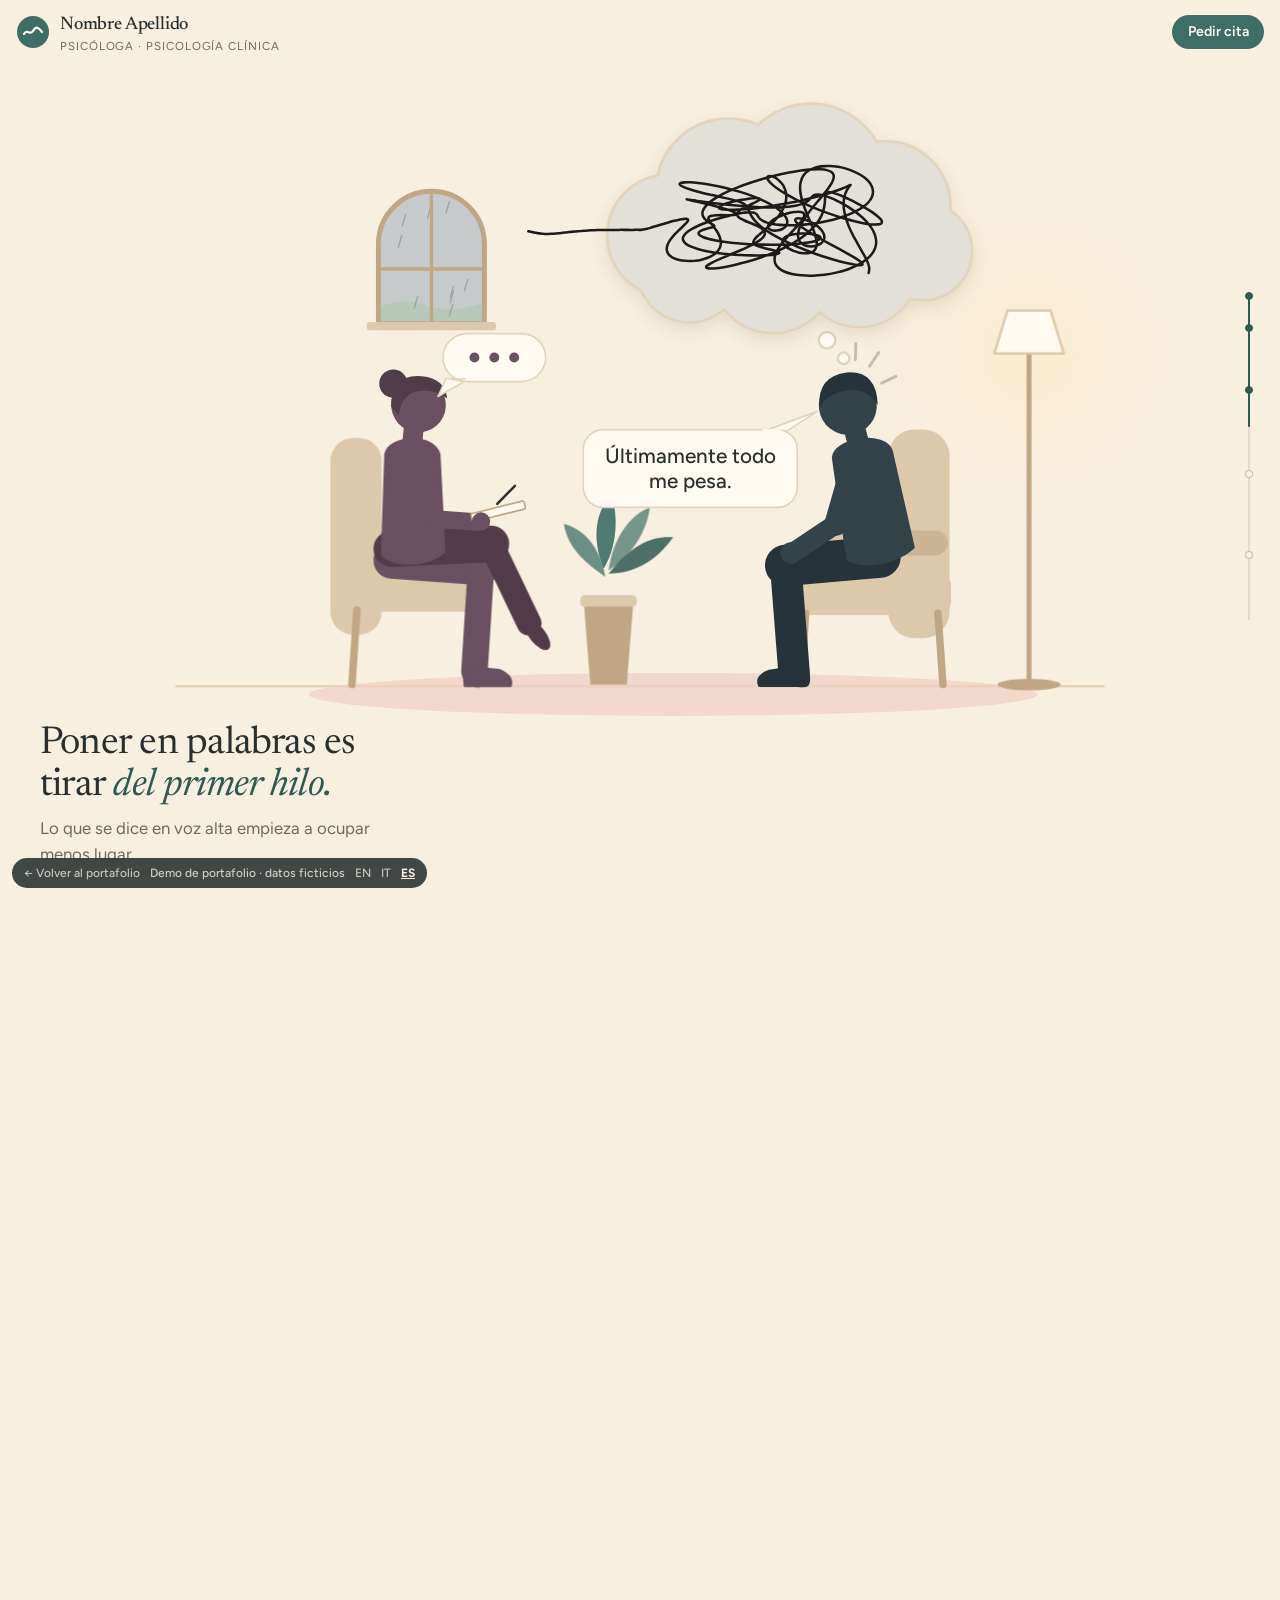
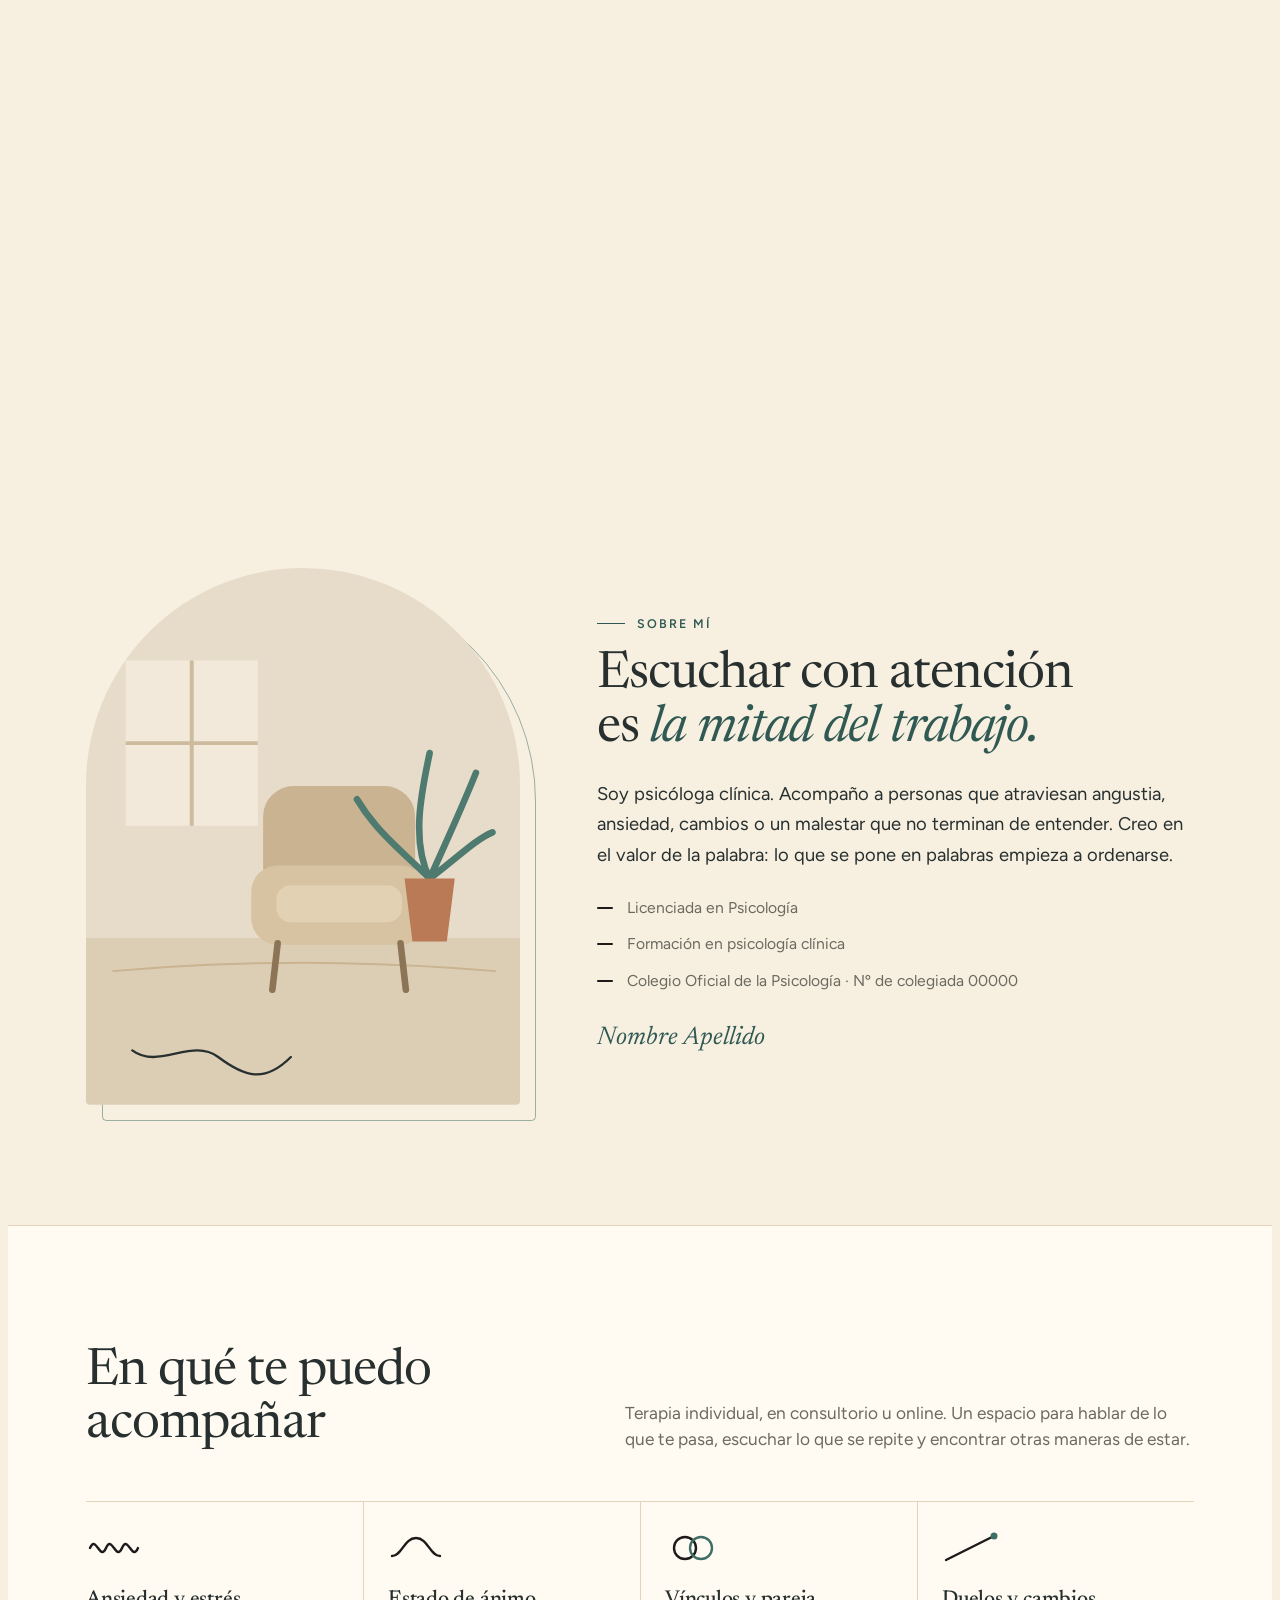
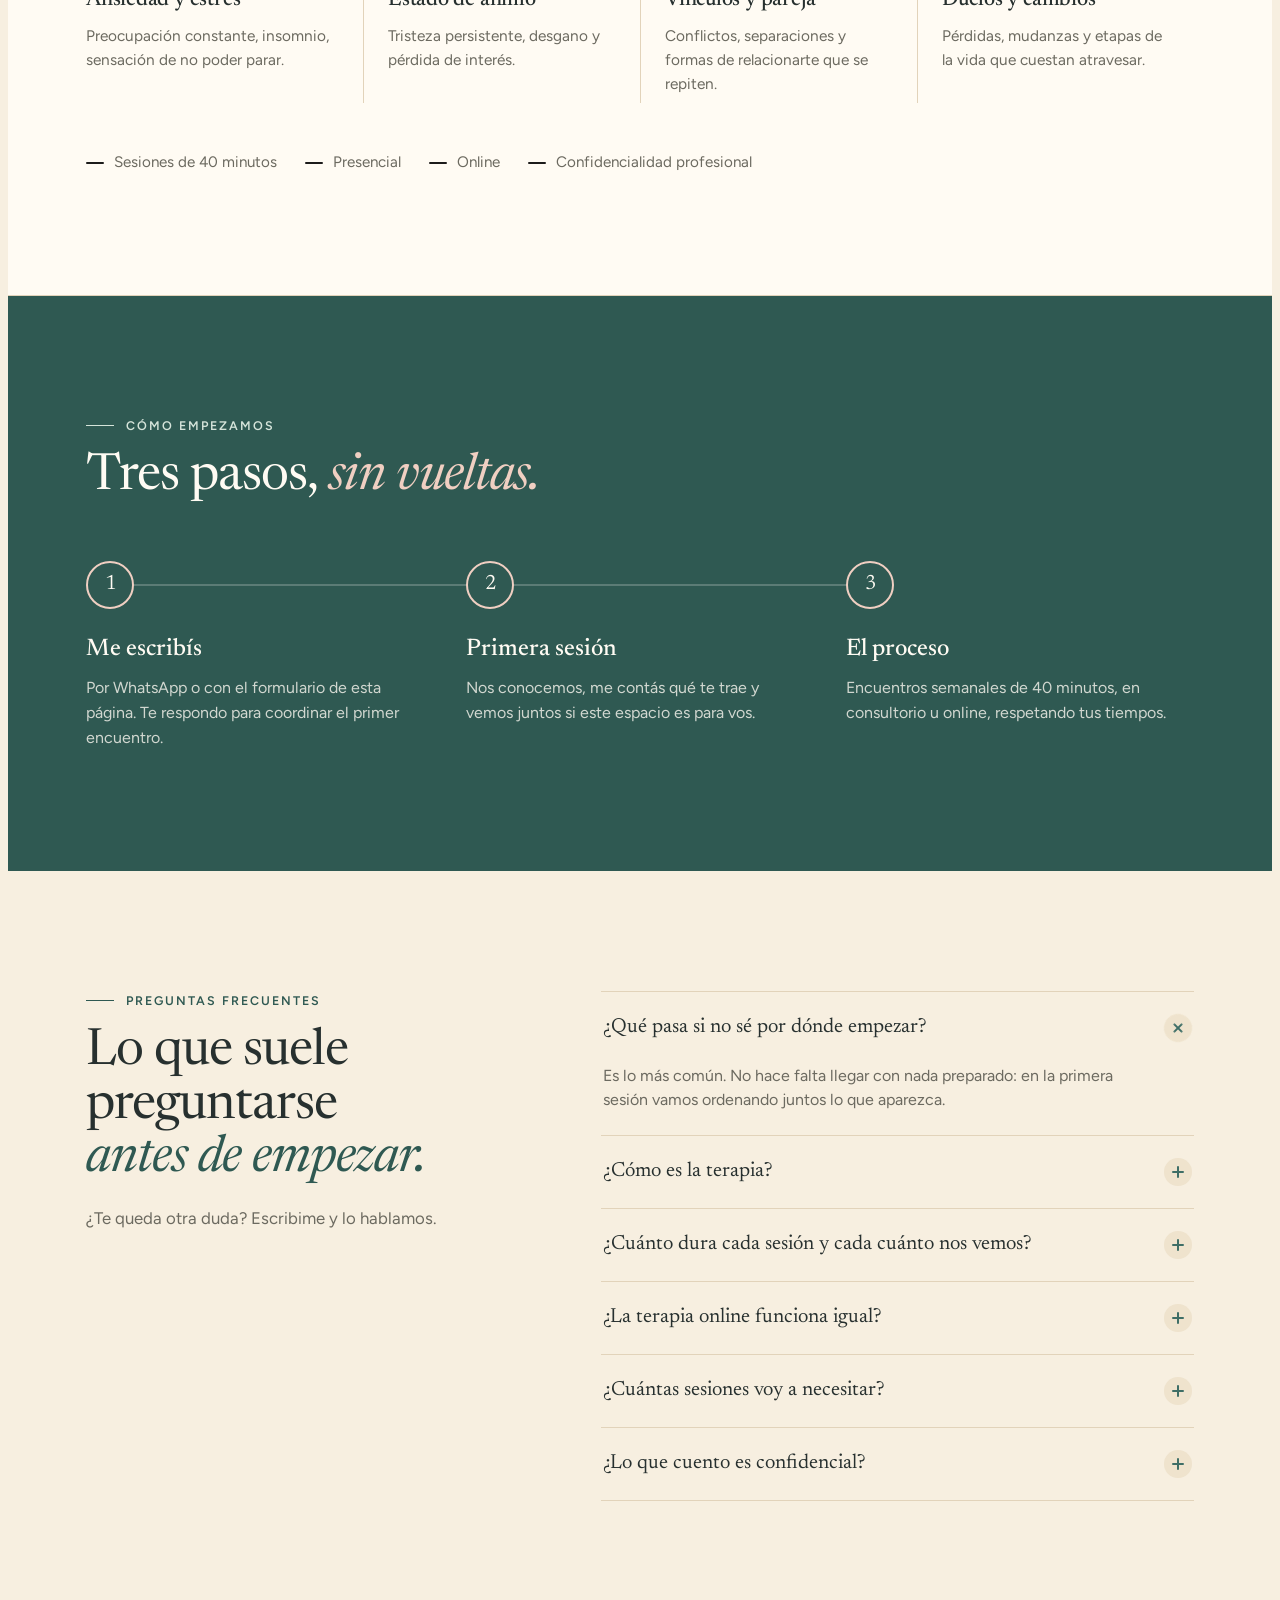
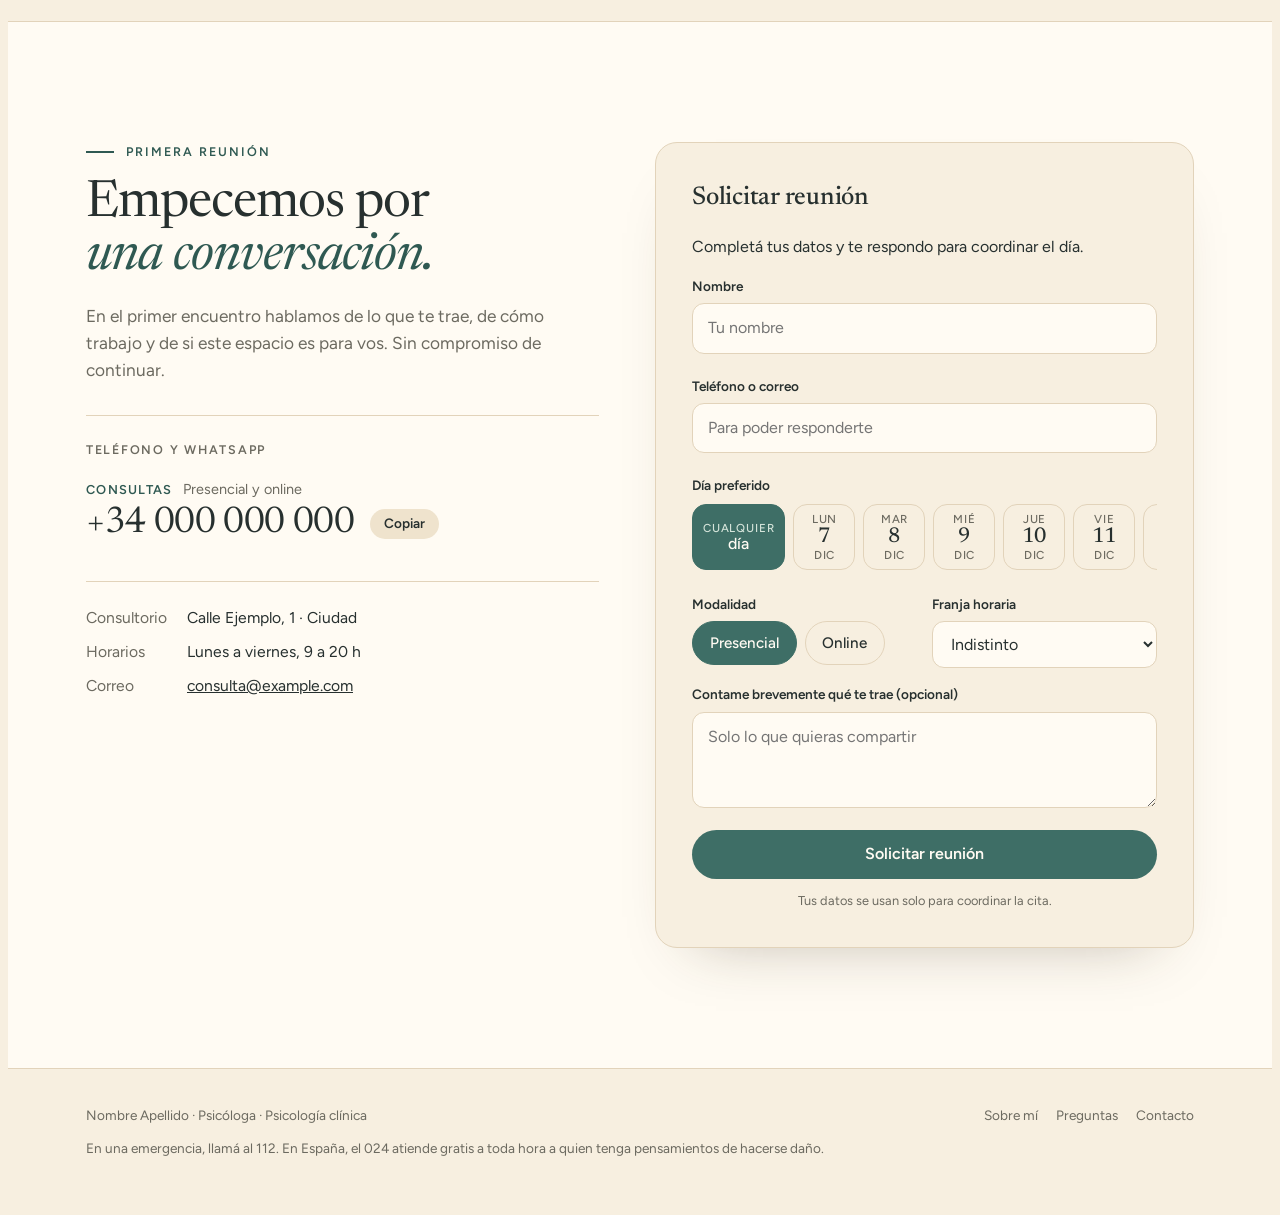
<file: work/landing/es.html>
<!doctype html>
<html lang="es">
<head>
<meta charset="utf-8">
<meta name="robots" content="noindex">
<meta name="viewport" content="width=device-width, initial-scale=1, viewport-fit=cover">
<title>Nombre Apellido · Psicóloga · Psicología clínica</title>
<meta property="og:title" content="Nombre Apellido · Psicóloga">
<meta property="og:description" content="Psicología clínica. Terapia individual presencial y online.">
<meta property="og:type" content="website">
<script type="application/ld+json">{"@context": "https://schema.org", "@type": "Psychologist", "name": "Nombre Apellido", "description": "Psicóloga clínica. Terapia individual presencial y online.", "email": "consulta@example.com", "telephone": "+34000000000", "address": {"@type": "PostalAddress", "streetAddress": "Calle Ejemplo, 1", "addressLocality": "Ciudad", "addressCountry": "ES"}, "knowsLanguage": "es"}</script>
<meta name="description" content="Psicóloga clínica. Un espacio de escucha profesional para poner en palabras lo que pesa. Pedí tu primera reunión.">
<link rel="preconnect" href="https://fonts.googleapis.com">
<link rel="preconnect" href="https://fonts.gstatic.com" crossorigin>
<link rel="stylesheet" href="https://fonts.googleapis.com/css2?family=Figtree:wght@400;500;600;700&family=Newsreader:ital,opsz,wght@0,6..72,400;0,6..72,500;1,6..72,400;1,6..72,500&display=swap">
<style>
/* Layout: una escena fija (sticky) que se recorre con el scroll, luego áreas de trabajo y contacto. Look único, claro, crema pastel. */
:root{
  --cream:#F7EFE0;
  --cream-2:#EFE3CD;
  --cool:#E9E6DF;
  --paper:#FFFBF3;
  --ink:#27302F;
  --muted:#6C6A60;
  --man:#34434A;
  --man-2:#26333A;
  --woman:#6A5060;
  --woman-2:#523C4A;
  --chair:#DCC8AA;
  --chair-2:#BFA684;
  --sage:#3E6E66;
  --sage-2:#2F5952;
  --sage-soft:#D5E4DA;
  --blush:#F0CFC2;
  --thread:#1C1B1A;
  --line:#E2D3BA;
  --display:"Newsreader", "Iowan Old Style", Georgia, serif;
  --body:"Figtree", "Segoe UI", system-ui, -apple-system, sans-serif;
  --header-h:64px;
  color-scheme:light;
}
*{box-sizing:border-box}
html{scroll-behavior:smooth}
body{background:var(--stage-bg,var(--cream));color:var(--ink);font-family:var(--body);font-size:16px;line-height:1.55;-webkit-font-smoothing:antialiased}
a{color:inherit}
:focus-visible{outline:3px solid var(--sage);outline-offset:3px;border-radius:6px}

/* ---------- Cabecera ---------- */
body::before{content:"";position:fixed;inset:0 0 auto;height:env(safe-area-inset-top,0px);z-index:30;background:var(--stage-bg,var(--cream))}
.top{position:fixed;top:env(safe-area-inset-top,0px);left:0;right:0;z-index:20;height:var(--header-h);
  display:flex;align-items:center;justify-content:space-between;gap:16px;
  padding-left:max(16px,env(safe-area-inset-left,0px));padding-right:max(16px,env(safe-area-inset-right,0px));
  background:color-mix(in srgb,var(--stage-bg,var(--cream)) 86%,transparent);backdrop-filter:blur(8px);-webkit-backdrop-filter:blur(8px)}
.brand{display:flex;align-items:center;gap:10px;text-decoration:none;min-width:0}
.brand svg{flex:none}
.brand b{font-family:var(--display);font-weight:500;font-size:1.15rem;letter-spacing:-.01em;white-space:nowrap;overflow:hidden;text-overflow:ellipsis}
.brand small{display:block;font-size:.72rem;color:var(--muted);letter-spacing:.08em;text-transform:uppercase;line-height:1.1}
.btn{display:inline-flex;align-items:center;justify-content:center;gap:8px;border:0;cursor:pointer;text-decoration:none;
  font:600 .95rem/1 var(--body);padding:.85em 1.3em;border-radius:999px;background:var(--sage);color:var(--paper);
  transition:background .2s,transform .2s}
.btn:hover{background:var(--sage-2);transform:translateY(-1px)}
.btn.ghost{background:transparent;color:var(--sage-2);box-shadow:inset 0 0 0 1.5px var(--sage)}
.btn.ghost:hover{background:var(--sage-soft)}
.top .btn{padding:.7em 1.1em;font-size:.88rem;flex:none}

/* ---------- Historia con scroll ---------- */
.story{position:relative;height:760vh}
.stage{position:sticky;top:0;height:100vh;height:100svh;overflow:hidden;background:var(--stage-bg,var(--cream))}
.scene{position:absolute;left:0;right:0;top:calc(var(--header-h) + env(safe-area-inset-top,0px));bottom:0;width:100%;height:calc(100% - var(--header-h) - env(safe-area-inset-top,0px));display:block}
.scene text{font-family:var(--body)}
.caps{position:absolute;inset:0;pointer-events:none}
.cap{position:absolute;left:max(24px,env(safe-area-inset-left,0px),calc(50% - 600px));bottom:4.5vh;max-width:min(38rem,calc(100% - 48px));
  opacity:0;transform:translateY(14px);transition:opacity .6s ease,transform .6s ease}
.cap.on{opacity:1;transform:none;pointer-events:auto}
.cap-hero{top:calc(var(--header-h) + env(safe-area-inset-top,0px));bottom:6vh;max-width:min(24rem,36vw);display:flex;flex-direction:column;justify-content:center}
.eyebrow{font-size:.78rem;font-weight:600;letter-spacing:.14em;text-transform:uppercase;color:var(--sage-2);margin:0 0 .9rem}
.cap h1{font-family:var(--display);font-weight:400;font-size:clamp(2.4rem,4.6vw,4.4rem);line-height:1.02;letter-spacing:-.025em;margin:0 0 1.1rem;text-wrap:balance}
.cap h1 em,.cap h2 em{font-style:italic;color:var(--sage-2)}
.cap h2{font-family:var(--display);font-weight:400;font-size:clamp(1.7rem,3vw,2.6rem);line-height:1.1;letter-spacing:-.02em;margin:0 0 .5rem;text-wrap:balance}
.cap p{margin:0;color:var(--muted);font-size:1.05rem;max-width:34ch}
.cap .btn{margin-top:1.1rem}
.cap-hero .eyebrow{display:flex;align-items:center;gap:14px;font-size:.82rem;letter-spacing:.2em;margin:0 0 1.4rem;white-space:nowrap;max-width:none}
.cap-hero .eyebrow .rule{width:36px;height:1.5px;background:var(--sage-2);flex:none}
.lede{font-family:var(--display);font-weight:400;font-size:clamp(1.7rem,2.7vw,2.5rem)!important;line-height:1.12!important;letter-spacing:-.015em;color:var(--ink)!important;max-width:13ch!important;text-wrap:balance}
.lede em{font-style:italic;color:var(--sage-2)}
.cue{display:flex;align-items:center;gap:16px;margin-top:2.6rem;color:var(--sage-2);font-size:.78rem;font-weight:600;letter-spacing:.24em;text-transform:uppercase}
.cue-line{position:relative;display:block;width:1.5px;height:64px;background:color-mix(in srgb,var(--sage) 25%,transparent);border-radius:2px;overflow:hidden;flex:none}
.cue-line i{position:absolute;left:0;top:-40%;width:100%;height:40%;background:var(--sage-2);border-radius:2px;animation:fall 2s cubic-bezier(.6,0,.3,1) infinite}
@keyframes fall{0%{top:-40%}100%{top:100%}}

/* Burbujas */
.bub{opacity:0;transform:scale(.55);transform-box:fill-box;transition:opacity .35s ease,transform .45s cubic-bezier(.2,1.4,.4,1)}
.bub.on{opacity:1;transform:none}
.bub-man{transform-origin:100% 0%}
.bub-woman{transform-origin:0% 100%}
.bub rect,.bub path{fill:var(--paper);stroke:var(--line);stroke-width:2}
.bub text{fill:var(--ink);font-size:25px;font-weight:500}
.dot{fill:var(--woman);transform-box:fill-box;transform-origin:center;animation:hop 1.2s ease-in-out infinite}
.dot:nth-child(2){animation-delay:.15s}.dot:nth-child(3){animation-delay:.3s}
@keyframes hop{0%,60%,100%{transform:none;opacity:.45}30%{transform:translateY(-6px);opacity:1}}

/* Retrato (móvil) */
@media (max-aspect-ratio: 4/5){
  .stage{display:flex;flex-direction:column}
  .scene{position:relative;top:auto;height:auto;flex:none;margin-top:calc(var(--header-h) + env(safe-area-inset-top,0px) + 8px)}
  .caps{position:relative;inset:auto;flex:1;display:grid;padding:8px max(16px,env(safe-area-inset-right,0px)) 24px max(16px,env(safe-area-inset-left,0px))}
  .cap,.cap-hero{position:relative;grid-area:1/1;left:auto;top:auto;bottom:auto;max-width:34rem;align-self:start}
  .cap h1{font-size:clamp(2rem,8.6vw,2.8rem)}
  .cap h2{font-size:clamp(1.5rem,6.4vw,2rem)}
  .cap p{font-size:1rem}
  /* Portada en celular: bloque centrado, aviso de scroll abajo */
  .cap-hero{align-self:stretch;justify-content:flex-start;align-items:center;text-align:center;max-width:none;width:100%;padding-top:4px}
  .cap-hero .eyebrow{flex-direction:column;gap:10px;margin:auto 0 1.1rem;white-space:normal;letter-spacing:.2em;font-size:.72rem;line-height:1.4}
  .cap-hero .eyebrow .rule{width:28px}
  .cap-hero .eb{display:flex;flex-direction:column;align-items:center;gap:4px}
  .cap-hero .eb-sep{display:none}
  .cap-hero .eb-2{font-family:var(--display);font-style:italic;font-size:1.05rem;letter-spacing:0;text-transform:none;font-weight:400;color:var(--ink)}
  .lede{max-width:12ch!important;font-size:clamp(2.1rem,9.4vw,2.7rem)!important;line-height:1.08!important;margin:0 auto!important}
  .cue{flex-direction:column-reverse;gap:10px;margin-top:auto;padding-top:20px;font-size:.7rem;letter-spacing:.3em;padding-left:.3em}
  .cue-line{height:40px}
}
@media (max-aspect-ratio: 4/5) and (max-height: 720px){
  .cap-hero .eyebrow{margin-bottom:.7rem;gap:6px}
  .cap-hero .eyebrow .rule{display:none}
  .lede{font-size:clamp(1.8rem,8vw,2.2rem)!important}
  .cue{padding-top:12px;gap:8px}
  .cue-line{height:26px}
}

/* ---------- Secciones ---------- */
.wrap{max-width:1140px;margin:0 auto;padding-left:max(16px,env(safe-area-inset-left,0px));padding-right:max(16px,env(safe-area-inset-right,0px))}
section.band{padding-block:clamp(64px,10vw,120px)}
.areas{background:var(--paper);border-top:1px solid var(--line);border-bottom:1px solid var(--line)}
.areas-head{display:grid;grid-template-columns:minmax(0,1fr) minmax(0,1.2fr);gap:32px 64px;align-items:end;margin-bottom:48px}
.areas-head h2,.contact h2{font-family:var(--display);font-weight:400;font-size:clamp(2rem,4vw,3.2rem);line-height:1.05;letter-spacing:-.02em;margin:0;text-wrap:balance}
.areas-head p{margin:0;color:var(--muted);font-size:1.08rem;max-width:52ch}
.grid4{display:grid;grid-template-columns:repeat(4,minmax(0,1fr));gap:0;border-top:1px solid var(--line)}
.area{padding:28px 24px 8px 0;min-width:0}
.area + .area{padding-left:24px;border-left:1px solid var(--line)}
.area svg{display:block;margin-bottom:18px}
.area h3{font-family:var(--display);font-weight:500;font-size:1.35rem;margin:0 0 .4rem;letter-spacing:-.01em}
.area p{margin:0;color:var(--muted);font-size:.96rem}
.facts{display:flex;flex-wrap:wrap;gap:12px 28px;margin-top:48px;font-size:.95rem;color:var(--muted)}
.facts span{display:inline-flex;align-items:center;gap:10px}
.facts span::before{content:"";width:18px;height:2px;background:var(--thread);border-radius:2px}

.contact{display:grid;grid-template-columns:minmax(0,1fr) minmax(0,1.05fr);gap:56px;align-items:start}
.contact .lead{color:var(--muted);font-size:1.08rem;max-width:44ch;margin:18px 0 32px}
.phone{display:flex;flex-direction:column;gap:6px;padding:24px 0;border-top:1px solid var(--line);border-bottom:1px solid var(--line)}
.phone small{font-size:.78rem;letter-spacing:.14em;text-transform:uppercase;color:var(--muted);font-weight:600}
.phone-row{display:flex;flex-wrap:wrap;align-items:center;gap:12px 16px}
.phone-num{font-family:var(--display);font-size:clamp(2rem,4.4vw,3rem);letter-spacing:-.01em;line-height:1.1;font-variant-numeric:tabular-nums;user-select:all}
.copy{border:0;background:var(--cream-2);color:var(--ink);font:600 .85rem/1 var(--body);padding:.6em 1em;border-radius:999px;cursor:pointer}
.copy:hover{background:var(--line)}
.details{display:grid;grid-template-columns:auto minmax(0,1fr);gap:10px 20px;margin:24px 0 0;font-size:.98rem}
.details dt{color:var(--muted)}
.details dd{margin:0}

.form{background:var(--paper);border:1px solid var(--line);border-radius:22px;padding:clamp(22px,4vw,36px);box-shadow:0 30px 60px -40px rgba(60,45,25,.35)}
.form h3{font-family:var(--display);font-weight:500;font-size:1.6rem;margin:0 0 4px;letter-spacing:-.01em}
.form > p{margin:0 0 22px;color:var(--muted);font-size:.95rem}
.field{display:flex;flex-direction:column;gap:6px;margin-bottom:16px;min-width:0}
.field label,.legend{font-size:.85rem;font-weight:600}
.field input,.field select,.field textarea{font:inherit;font-size:1rem;color:var(--ink);background:var(--cream);border:1.5px solid var(--line);border-radius:12px;padding:.75em .9em;width:100%;transition:border-color .2s,background .2s}
.field textarea{min-height:96px;resize:vertical}
.field input:focus,.field select:focus,.field textarea:focus{outline:none;border-color:var(--sage);background:var(--paper)}
.field .err{font-size:.82rem;color:#9A3B2E;min-height:0}
.field.bad input{border-color:#C0614F}
.row2{display:grid;grid-template-columns:minmax(0,1fr) minmax(0,1fr);gap:0 14px}
.seg{display:flex;gap:8px;flex-wrap:wrap}
.seg{position:relative}
.seg input{position:absolute;left:0;top:0;width:1px;height:1px;opacity:0;pointer-events:none}
.seg label{font-weight:500;font-size:.95rem;padding:.6em 1.1em;border-radius:999px;border:1.5px solid var(--line);background:var(--cream);cursor:pointer;transition:all .2s}
.seg input:checked + label{background:var(--sage);border-color:var(--sage);color:var(--paper)}
.seg input:focus-visible + label{outline:3px solid var(--sage);outline-offset:2px}
.form .btn{width:100%;padding:1.05em;font-size:1rem;margin-top:6px}
.note{font-size:.8rem;color:var(--muted);margin:12px 0 0;text-align:center}
.done{text-align:left}
.done .tick{width:52px;height:52px;border-radius:50%;background:var(--sage-soft);display:grid;place-items:center;margin-bottom:14px}
.done pre{white-space:pre-wrap;font:inherit;font-size:.92rem;background:var(--cream);border:1px solid var(--line);border-radius:12px;padding:14px;margin:14px 0;color:var(--ink)}
.done .acts{display:flex;flex-wrap:wrap;gap:10px}
.done .acts .btn{width:auto;flex:1 1 auto}
footer{padding-block:36px 48px;border-top:1px solid var(--line);font-size:.85rem;color:var(--muted)}
footer .wrap{display:flex;flex-wrap:wrap;justify-content:space-between;gap:12px}

/* ---------- Pasada 2: detalles ---------- */
.eyebrow-s{font-size:.78rem;font-weight:600;letter-spacing:.16em;text-transform:uppercase;color:var(--sage-2);margin:0 0 1rem;display:flex;align-items:center;gap:12px}
.eyebrow-s::before{content:"";width:28px;height:1.5px;background:var(--sage-2)}
.h-sec{font-family:var(--display);font-weight:400;font-size:clamp(2rem,4vw,3.2rem);line-height:1.05;letter-spacing:-.02em;margin:0;text-wrap:balance}
.h-sec em{font-style:italic;color:var(--sage-2)}

/* Progreso del relato */
.prog{position:absolute;right:max(22px,env(safe-area-inset-right,0px));top:32%;height:36%;width:2px;border-radius:2px;background:color-mix(in srgb,var(--ink) 10%,transparent);pointer-events:none}
.prog i{position:absolute;inset:0;background:var(--sage-2);border-radius:2px;transform-origin:top;transform:scaleY(0)}
.prog b{position:absolute;left:50%;width:8px;height:8px;margin:-4px 0 0 -4px;border-radius:50%;background:var(--stage-bg,var(--cream));border:1.5px solid color-mix(in srgb,var(--ink) 25%,transparent);transition:background .3s,border-color .3s}
.prog b.on{background:var(--sage-2);border-color:var(--sage-2)}
@media (max-aspect-ratio: 4/5){.prog{display:none}}

/* Sobre mí */
.about-grid{display:grid;grid-template-columns:minmax(0,.8fr) minmax(0,1.1fr);gap:clamp(32px,6vw,88px);align-items:center}
.about-head{margin-bottom:22px}
.portrait{margin:0;position:relative;max-width:440px;width:100%;justify-self:center;isolation:isolate}
.portrait img,.portrait>svg{display:block;width:100%;height:auto;aspect-ratio:657/812;object-fit:cover;border-radius:999px 999px 20px 20px}
.portrait::after{content:"";position:absolute;inset:16px -16px -16px 16px;border:1.5px solid var(--sage);border-radius:999px 999px 20px 20px;z-index:-1;opacity:.5}
.phone-line{display:grid;gap:4px;padding:12px 0}
.phone-line + .phone-line{border-top:1px dashed var(--line)}
.pl-label{display:flex;flex-wrap:wrap;gap:4px 10px;align-items:baseline;font-size:.8rem;font-weight:600;letter-spacing:.1em;text-transform:uppercase;color:var(--sage-2)}
.pl-label em{font-style:normal;text-transform:none;letter-spacing:0;color:var(--muted);font-weight:400;font-size:.9rem}
.phone .phone-num{font-size:clamp(1.7rem,3.4vw,2.3rem)}
.seg input:disabled + label{opacity:.4;cursor:not-allowed}
.hint-s{font-size:.82rem;color:var(--muted);min-height:0}
.about-txt .bio{font-size:1.15rem;line-height:1.65;color:var(--ink);max-width:54ch;margin:6px 0 26px}
.creds{list-style:none;margin:0;padding:0;display:grid;gap:12px}
.creds li{display:flex;gap:14px;align-items:baseline;color:var(--muted);font-size:.98rem}
.creds li::before{content:"";flex:none;width:16px;height:2px;background:var(--thread);border-radius:2px;transform:translateY(-4px)}
.sign{font-family:var(--display);font-style:italic;font-size:1.6rem;color:var(--sage-2);margin-top:26px}

/* Cómo empezamos */
.process{background:var(--sage-2);color:var(--paper)}
.process .eyebrow-s{color:var(--sage-soft)}
.process .eyebrow-s::before{background:var(--sage-soft)}
.process .h-sec em{color:var(--blush)}
.steps{list-style:none;margin:56px 0 0;padding:0;display:grid;grid-template-columns:repeat(3,minmax(0,1fr));gap:32px;position:relative;--draw:0}
.steps::before,.steps::after{content:"";position:absolute;left:24px;right:calc(33.333% - 24px);top:23px;height:2px;border-radius:2px;background:color-mix(in srgb,var(--paper) 22%,transparent)}
.steps::after{background:var(--blush);transform-origin:left;transform:scaleX(var(--draw))}
.steps li{position:relative;z-index:1;min-width:0}
.steps .n{display:grid;place-items:center;width:48px;height:48px;border-radius:50%;background:var(--sage-2);border:2px solid var(--blush);font-family:var(--display);font-size:1.3rem;color:var(--paper);margin-bottom:22px}
.steps h3{font-family:var(--display);font-weight:500;font-size:1.5rem;margin:0 0 .5rem}
.steps p{margin:0;color:color-mix(in srgb,var(--paper) 78%,transparent);max-width:32ch}

/* Preguntas */
.faq-grid{display:grid;grid-template-columns:minmax(0,.85fr) minmax(0,1.15fr);gap:clamp(32px,6vw,80px);align-items:start}
.faq-grid .lead{color:var(--muted);margin:18px 0 0;font-size:1.05rem}
.qa details{border-bottom:1px solid var(--line)}
.qa details:first-child{border-top:1px solid var(--line)}
.qa summary{list-style:none;cursor:pointer;display:flex;justify-content:space-between;align-items:center;gap:20px;padding:22px 2px;font-family:var(--display);font-size:1.28rem;line-height:1.25}
.qa summary::-webkit-details-marker{display:none}
.qa summary::after{content:"";flex:none;width:28px;height:28px;border-radius:50%;background:var(--cream-2) url("data:image/svg+xml,%3Csvg xmlns='http://www.w3.org/2000/svg' viewBox='0 0 28 28'%3E%3Cpath d='M9 14h10M14 9v10' stroke='%233E6E66' stroke-width='2' stroke-linecap='round'/%3E%3C/svg%3E") center/100% no-repeat;transition:transform .3s}
.qa details[open] summary::after{transform:rotate(45deg)}
.qa summary:hover{color:var(--sage-2)}
.qa details p{margin:0;padding:0 44px 22px 2px;color:var(--muted);max-width:60ch}
.qa details[open] p{animation:fadeIn .35s ease}
@keyframes fadeIn{from{opacity:0;transform:translateY(-4px)}to{opacity:1;transform:none}}

/* Días */
.days{display:flex;gap:8px;overflow-x:auto;padding:2px 2px 8px;scroll-snap-type:x proximity;scrollbar-width:thin}
.days input{position:absolute;width:1px;height:1px;opacity:0;pointer-events:none}
.days label{flex:none;scroll-snap-align:start;display:flex;flex-direction:column;align-items:center;justify-content:center;min-width:62px;padding:.55em .7em;border-radius:14px;border:1.5px solid var(--line);background:var(--cream);cursor:pointer;line-height:1.1;transition:all .2s;font-weight:500}
.days label small{font-size:.72rem;text-transform:uppercase;letter-spacing:.08em;color:var(--muted)}
.days label b{font-family:var(--display);font-weight:500;font-size:1.35rem}
.days label.any b{font-size:1rem;font-family:var(--body)}
.days input:checked + label{background:var(--sage);border-color:var(--sage);color:var(--paper)}
.days input:checked + label small{color:var(--sage-soft)}
.days input:focus-visible + label{outline:3px solid var(--sage);outline-offset:2px}

/* Botón flotante */
.fab{position:fixed;right:max(18px,calc(env(safe-area-inset-right,0px) + 18px));bottom:calc(18px + env(safe-area-inset-bottom,0px));z-index:25;display:inline-flex;align-items:center;gap:10px;padding:.85em 1.2em .85em 1em;border-radius:999px;background:var(--ink);color:var(--paper);text-decoration:none;font-weight:600;font-size:.92rem;box-shadow:0 14px 30px -12px rgba(30,25,20,.45);transform:translateY(140%);opacity:0;transition:transform .45s cubic-bezier(.2,1.2,.4,1),opacity .3s}
.fab.on{transform:none;opacity:1}
.fab:hover{background:var(--sage-2)}

/* Aparición suave */
.rv{transition:opacity .8s ease,transform .8s cubic-bezier(.2,.8,.2,1)}
html.rv-on .rv:not(.in){opacity:.25;transform:translateY(22px)}
.area svg path,.area svg circle{transition:transform .5s cubic-bezier(.2,1.4,.4,1);transform-origin:center;transform-box:fill-box}
.area:hover svg path,.area:hover svg circle{transform:scaleX(1.12)}

footer .links{display:flex;gap:18px;flex-wrap:wrap}
footer .links a{text-decoration:none}
footer .links a:hover{color:var(--sage-2)}

@media (max-width:900px){
  .about-grid,.faq-grid{grid-template-columns:minmax(0,1fr)}
  .portrait{max-width:320px}
  .steps{grid-template-columns:minmax(0,1fr);gap:28px}
  .steps::before,.steps::after{left:23px;right:auto;top:24px;bottom:24px;width:2px;height:auto}
  .steps::after{transform-origin:top;transform:scaleY(var(--draw))}
  .steps li{padding-left:72px}
  .steps .n{position:absolute;left:0;top:0;margin:0}
  .steps h3{padding-top:8px}
}
@media (prefers-reduced-motion: reduce){
  .fab,.rv{transition:none}
  html.rv-on .rv:not(.in){opacity:1;transform:none}
  .steps{--draw:1!important}
}

@media (max-width:900px){
  .areas-head,.contact{grid-template-columns:minmax(0,1fr)}
  .grid4{grid-template-columns:repeat(2,minmax(0,1fr))}
  .area:nth-child(3){padding-left:0;border-left:0}
  .area:nth-child(n+3){border-top:1px solid var(--line);margin-top:20px}
}
@media (max-width:520px){
  .grid4{grid-template-columns:minmax(0,1fr)}
  .area,.area + .area{padding-left:0;border-left:0}
  .area + .area{border-top:1px solid var(--line);margin-top:8px}
  .row2{grid-template-columns:minmax(0,1fr)}
  .brand small{display:none}
  .top .btn{padding:.65em .9em}
  .story{height:640vh}
}
@media (prefers-reduced-motion: reduce){
  html{scroll-behavior:auto}
  .cap,.bub{transition:none}
  .dot,.cue-line i{animation:none}
  .cue-line i{top:0;height:100%}
}
</style>
</head>
<body>


<header class="top">
  <a class="brand" href="#inicio" aria-label="Inicio">
    <svg width="34" height="34" viewBox="0 0 34 34" aria-hidden="true"><circle cx="17" cy="17" r="16" fill="var(--sage)"/><path d="M8 19c3-6 6 2 9-3s5-4 9 1" fill="none" stroke="var(--paper)" stroke-width="2.2" stroke-linecap="round"/></svg>
    <span><b data-cfg="name">Nombre Apellido</b><small data-cfg="title">Psicóloga · Psicología clínica</small></span>
  </a>
  <a class="btn" href="#contacto">Pedir cita</a>
</header>

<main id="inicio">
<div class="story" id="story">
  <div class="stage">
    <svg class="scene" id="scene" viewBox="0 -40 1200 1010" preserveAspectRatio="xMidYMid meet" role="img" aria-label="Un hombre sentado piensa en un hilo enredado. Una psicóloga se sienta frente a él y lo escucha. A medida que él habla, el nudo se desata y desaparece.">
      <defs>
        <radialGradient id="glow" cx="50%" cy="50%" r="50%">
          <stop offset="0" stop-color="#FFE7B8" stop-opacity=".95"/>
          <stop offset="1" stop-color="#FFE7B8" stop-opacity="0"/>
        </radialGradient>
        <filter id="soft" x="-20%" y="-20%" width="140%" height="160%">
          <feDropShadow dx="0" dy="8" stdDeviation="10" flood-color="#5A4426" flood-opacity=".12"/>
        </filter>
      </defs>

      <!-- Habitación -->
      <ellipse id="lampGlow" cx="1070" cy="300" rx="220" ry="220" fill="url(#glow)" opacity=".35"/>
      <clipPath id="winClip"><path d="M424 264 V168 A64 64 0 0 1 552 168 V264 Z"/></clipPath>
      <g id="window" transform="translate(-140 0)">
        <g clip-path="url(#winClip)">
          <rect id="winSky" x="420" y="96" width="140" height="172" fill="#C6CACA"/>
          <circle id="winSun" cx="512" cy="300" r="24" fill="#F2B487" opacity="0"/>
          <path d="M420 246 Q452 230 482 242 T560 236 V270 H420Z" fill="#B7C8B6" opacity=".85"/>
          <g id="rain"></g>
        </g>
        <path d="M424 264 V168 A64 64 0 0 1 552 168 V264 Z" fill="none" stroke="var(--chair-2)" stroke-width="6"/>
        <line x1="488" y1="104" x2="488" y2="264" stroke="var(--chair-2)" stroke-width="4"/>
        <line x1="424" y1="198" x2="552" y2="198" stroke="var(--chair-2)" stroke-width="4"/>
        <rect x="410" y="262" width="156" height="10" rx="4" fill="var(--chair)"/>
      </g>
      <g id="motes" opacity="0"></g>
      <line id="floor" x1="620" y1="702" x2="1160" y2="702" stroke="var(--line)" stroke-width="3" stroke-linecap="round"/>
      <ellipse id="rug" cx="880" cy="712" rx="210" ry="22" fill="var(--blush)" opacity=".55"/>
      <g id="lamp">
        <line x1="1070" y1="300" x2="1070" y2="700" stroke="var(--chair-2)" stroke-width="6" stroke-linecap="round"/>
        <ellipse cx="1070" cy="700" rx="38" ry="7" fill="var(--chair-2)"/>
        <path d="M1028 300 L1112 300 L1096 248 L1044 248 Z" fill="var(--paper)" stroke="var(--chair)" stroke-width="3" stroke-linejoin="round"/>
      </g>

      <!-- Mujer (entra desde la izquierda) -->
      <g id="woman" transform="translate(-1100 0)">
        <g id="plant">
          <path d="M556 560 C540 520 548 488 566 470 C574 500 572 534 556 560Z" fill="var(--sage)" opacity=".9"/>
          <path d="M562 566 C590 530 616 520 640 522 C622 548 596 566 562 566Z" fill="var(--sage-2)" opacity=".85"/>
          <path d="M558 570 C526 548 512 530 508 506 C532 512 552 534 558 570Z" fill="var(--sage)" opacity=".75"/>
          <path d="M562 562 C568 520 590 494 612 486 C608 516 590 544 562 562Z" fill="var(--sage)" opacity=".7"/>
          <path d="M532 600 L592 600 L584 700 L540 700 Z" fill="var(--chair-2)"/>
          <rect x="528" y="592" width="68" height="14" rx="5" fill="var(--chair)"/>
        </g>
        <!-- silla -->
        <rect x="226" y="402" width="62" height="238" rx="28" fill="var(--chair)"/>
        <rect x="236" y="566" width="180" height="46" rx="18" fill="var(--chair)"/>
        <line x1="258" y1="610" x2="252" y2="700" stroke="var(--chair-2)" stroke-width="9" stroke-linecap="round"/>
        <line x1="398" y1="610" x2="404" y2="700" stroke="var(--chair-2)" stroke-width="9" stroke-linecap="round"/>
        <!-- cuerpo -->
        <g fill="var(--woman)" stroke="var(--woman)" stroke-linecap="round">
          <line x1="300" y1="550" x2="408" y2="558" stroke-width="44"/>
          <line x1="408" y1="558" x2="400" y2="684" stroke-width="32"/>
          <path d="M386 678 L388 702 L444 702 Q448 690 430 682 Z" stroke-width="2" stroke-linejoin="round"/>
          <line x1="300" y1="536" x2="420" y2="530" stroke-width="44" stroke="var(--woman-2)"/>
          <line x1="420" y1="530" x2="466" y2="626" stroke-width="30" stroke="var(--woman-2)"/>
          <ellipse cx="476" cy="640" rx="22" ry="10" transform="rotate(52 476 640)" fill="var(--woman-2)" stroke="none"/>
          <path d="M292 422 C296 398 352 396 358 422 L364 540 C344 558 304 558 288 544 Z" stroke-width="2" stroke-linejoin="round"/>
          <g id="wHead">
          <line x1="326" y1="384" x2="325" y2="414" stroke-width="24"/>
          <circle cx="330" cy="362" r="33" stroke="none"/>
          <circle cx="298" cy="338" r="17" fill="var(--woman-2)" stroke="none"/>
          <path d="M297 366 Q294 326 332 327 Q360 328 364 352 Q346 340 326 346 Q308 352 307 376 Z" fill="var(--woman-2)" stroke="none"/>
          </g>
          <line x1="334" y1="430" x2="352" y2="500" stroke-width="24"/>
          <line x1="352" y1="500" x2="406" y2="504" stroke-width="21"/>
        </g>
        <g transform="rotate(-14 428 492)">
          <rect x="396" y="486" width="66" height="10" rx="2" fill="var(--paper)" stroke="var(--chair-2)" stroke-width="2"/>
          <line id="pen" x1="430" y1="482" x2="456" y2="466" stroke="var(--ink)" stroke-width="3" stroke-linecap="round"/>
        </g>
        <circle cx="408" cy="503" r="11" fill="var(--woman)"/>
        <!-- burbuja "..." -->
        <g id="wBub" class="bub bub-woman">
          <path d="M366 330 L356 352 L388 334 Z" stroke-linejoin="round"/>
          <rect x="362" y="276" width="124" height="58" rx="29"/>
          <path d="M370 331 L389 331" stroke="var(--paper)" stroke-width="4"/>
          <g><circle class="dot" cx="400" cy="305" r="6"/><circle class="dot" cx="424" cy="305" r="6"/><circle class="dot" cx="448" cy="305" r="6"/></g>
        </g>
      </g>

      <!-- Hombre -->
      <g id="man">
        <rect x="900" y="392" width="74" height="252" rx="32" fill="var(--chair)"/>
        <rect x="804" y="514" width="168" height="30" rx="15" fill="var(--chair-2)" opacity=".55"/>
        <rect x="784" y="564" width="192" height="52" rx="18" fill="var(--chair)"/>
        <line x1="800" y1="614" x2="795" y2="700" stroke="var(--chair-2)" stroke-width="9" stroke-linecap="round"/>
        <line x1="960" y1="614" x2="966" y2="700" stroke="var(--chair-2)" stroke-width="9" stroke-linecap="round"/>
        <g fill="var(--man)" stroke="var(--man)" stroke-linecap="round">
          <line x1="890" y1="546" x2="776" y2="556" stroke-width="50" stroke="var(--man-2)"/>
          <line x1="776" y1="556" x2="786" y2="684" stroke-width="38" stroke="var(--man-2)"/>
          <path d="M802 676 Q808 702 800 702 L744 702 Q738 690 756 683 Z" stroke-width="2" stroke-linejoin="round" fill="var(--man-2)" stroke="var(--man-2)"/>
          <g id="upper" transform="rotate(-7 888 545)">
            <path d="M848 420 C852 397 914 395 920 420 L932 540 C906 558 866 558 850 544 Z" stroke-width="2" stroke-linejoin="round"/>
            <line x1="878" y1="384" x2="882" y2="414" stroke-width="26"/>
            <circle cx="874" cy="360" r="35" stroke="none"/>
            <path d="M840 356 Q842 320 878 320 Q914 322 910 364 Q900 342 878 342 Q856 340 840 356 Z" fill="var(--man-2)" stroke="none"/>
            <g id="stress" stroke="var(--man)" stroke-width="3.5" stroke-linecap="round" fill="none"><path d="M906 316 l13 -15"/><path d="M918 338 l18 -6"/><path d="M890 306 l3 -19"/></g>
            <line x1="872" y1="430" x2="842" y2="500" stroke-width="28"/>
            <line x1="842" y1="500" x2="790" y2="526" stroke-width="24"/>
            <circle cx="784" cy="528" r="13" stroke="none"/>
          </g>
        </g>
        <!-- burbujas del hombre -->
        <g id="mBubs"></g>
      </g>

      <!-- Nube de pensamiento -->
      <g id="thought">
        <circle id="td1" cx="846" cy="306" r="7" fill="var(--paper)" stroke="var(--line)" stroke-width="3"/>
        <circle id="td2" cx="826" cy="284" r="10" fill="var(--paper)" stroke="var(--line)" stroke-width="3"/>
        <g id="cloud" transform="translate(770 140) scale(.9)">
          <g id="cloudShape" filter="url(#soft)"></g>
          <g id="threadG"><path id="thread" d="" fill="none" stroke="var(--thread)" stroke-width="3.4" stroke-linecap="round" stroke-linejoin="round" pathLength="1"/></g>
        </g>
      </g>
    </svg>

    <div class="caps">
      <div class="cap cap-hero on" data-cap="0">
        <p class="eyebrow"><span class="rule"></span><span class="eb">Psicología clínica<span class="eb-sep"> · </span><span class="eb-2">Online y presencial</span></span></p>
        <p class="lede">Hay nudos que se desatan <em>hablando.</em></p>
        <div class="cue" aria-hidden="true"><span class="cue-line"><i></i></span>Deslizá</div>
      </div>
      <div class="cap" data-cap="1">
        <h2>No hace falta desatarlo <em>a solas.</em></h2>
        <p>Un espacio de escucha profesional, sin juicios y a tu ritmo.</p>
      </div>
      <div class="cap" data-cap="2">
        <h2>Poner en palabras es tirar <em>del primer hilo.</em></h2>
        <p>Lo que se dice en voz alta empieza a ocupar menos lugar.</p>
      </div>
      <div class="cap" data-cap="3">
        <h2>Nudo a nudo, el caos <em>toma forma.</em></h2>
        <p>Entender qué te pasa es el comienzo de cambiarlo.</p>
      </div>
      <div class="cap" data-cap="4">
        <h2>Hablar ordena. <em>Ordenar alivia.</em></h2>
        <p>La primera sesión puede ser hoy.</p>
        <a class="btn" href="#contacto">Pedir una primera reunión</a>
      </div>
    </div>
    <div class="prog" aria-hidden="true"><i></i><b></b><b></b><b></b><b></b><b></b></div>
  </div>
</div>

<section class="band" id="sobre-mi" aria-labelledby="about-t">
  <div class="wrap about-grid">
    <figure class="portrait rv"><svg viewBox="0 0 657 812" role="img" aria-label="Ilustración de un consultorio: un sillón vacío junto a una planta"><rect width="657" height="812" fill="#E7DCC9"/><rect y="560" width="657" height="252" fill="#DCCDB5"/><path d="M60 140h200v250H60z" fill="#F4ECDD" opacity=".9"/><path d="M160 140v250M60 265h200" stroke="#CDBB9E" stroke-width="6"/><path d="M40 610 Q330 585 620 610" stroke="#C9B391" stroke-width="3" fill="none"/><g transform="translate(250 330)"><rect x="18" y="0" width="230" height="190" rx="46" fill="#C9B391"/><rect x="0" y="120" width="266" height="120" rx="40" fill="#D7C3A2"/><rect x="38" y="150" width="190" height="56" rx="22" fill="#E2D1B3"/><path d="M40 238l-8 70M226 238l8 70" stroke="#8C7556" stroke-width="10" stroke-linecap="round"/></g><g transform="translate(520 470)"><path d="M0 0c-30-60-10-140 0-190M0 0c25-55 50-110 70-160M0 0c-40-40-80-70-110-120M0 0c40-30 70-60 95-70" stroke="#4E7A70" stroke-width="10" fill="none" stroke-linecap="round"/><path d="M-38 0h76l-12 95h-52z" fill="#B97A55"/></g><path d="M70 730c40 30 90-20 130 10s70 40 110 0" stroke="#27302F" stroke-width="3.5" fill="none" stroke-linecap="round"/></svg></figure>
    <div class="about-col">
    <div class="about-head rv">
      <p class="eyebrow-s">Sobre mí</p>
      <h2 class="h-sec" id="about-t">Escuchar con atención es <em>la mitad del trabajo.</em></h2>
    </div>
    <div class="about-txt rv">
      <p class="bio" data-cfg="bio">Soy psicóloga clínica. Acompaño a personas que atraviesan angustia, ansiedad, cambios o un malestar que no terminan de entender. Creo en el valor de la palabra: lo que se pone en palabras empieza a ordenarse.</p>
      <ul class="creds" id="creds">
        <li>Licenciada en Psicología</li>
        <li>Formación en psicología clínica</li>
        <li>Colegio Oficial de la Psicología · Nº de colegiada 00000</li>
      </ul>
      <div class="sign" data-cfg="name">Nombre Apellido</div>
    </div>
    </div>
  </div>
</section>

<section class="band areas" aria-labelledby="areas-t">
  <div class="wrap">
    <div class="areas-head rv">
      <h2 id="areas-t">En qué te puedo acompañar</h2>
      <p>Terapia individual, en consultorio u online. Un espacio para hablar de lo que te pasa, escuchar lo que se repite y encontrar otras maneras de estar.</p>
    </div>
    <div class="grid4 rv">
      <div class="area">
        <svg width="56" height="36" viewBox="0 0 56 36" aria-hidden="true"><path d="M4 18c6-14 10 14 16 0s10 14 16 0 10 14 16 0" fill="none" stroke="var(--thread)" stroke-width="2.4" stroke-linecap="round"/></svg>
        <h3>Ansiedad y estrés</h3>
        <p>Preocupación constante, insomnio, sensación de no poder parar.</p>
      </div>
      <div class="area">
        <svg width="56" height="36" viewBox="0 0 56 36" aria-hidden="true"><path d="M4 26c10 0 12-18 24-18s14 18 24 18" fill="none" stroke="var(--thread)" stroke-width="2.4" stroke-linecap="round"/></svg>
        <h3>Estado de ánimo</h3>
        <p>Tristeza persistente, desgano y pérdida de interés.</p>
      </div>
      <div class="area">
        <svg width="56" height="36" viewBox="0 0 56 36" aria-hidden="true"><circle cx="20" cy="18" r="11" fill="none" stroke="var(--thread)" stroke-width="2.4"/><circle cx="36" cy="18" r="11" fill="none" stroke="var(--sage)" stroke-width="2.4"/></svg>
        <h3>Vínculos y pareja</h3>
        <p>Conflictos, separaciones y formas de relacionarte que se repiten.</p>
      </div>
      <div class="area">
        <svg width="56" height="36" viewBox="0 0 56 36" aria-hidden="true"><path d="M4 30 L52 6" fill="none" stroke="var(--thread)" stroke-width="2.4" stroke-linecap="round"/><circle cx="52" cy="6" r="3.5" fill="var(--sage)"/></svg>
        <h3>Duelos y cambios</h3>
        <p>Pérdidas, mudanzas y etapas de la vida que cuestan atravesar.</p>
      </div>
    </div>
    <div class="facts">
      <span>Sesiones de 40 minutos</span>
      <span>Presencial</span>
      <span>Online</span>
      <span>Confidencialidad profesional</span>
    </div>
  </div>
</section>

<section class="band process" aria-labelledby="proc-t">
  <div class="wrap">
    <p class="eyebrow-s">Cómo empezamos</p>
    <h2 class="h-sec" id="proc-t">Tres pasos, <em>sin vueltas.</em></h2>
    <ol class="steps" id="steps">
      <li><span class="n">1</span><h3>Me escribís</h3><p>Por WhatsApp o con el formulario de esta página. Te respondo para coordinar el primer encuentro.</p></li>
      <li><span class="n">2</span><h3>Primera sesión</h3><p>Nos conocemos, me contás qué te trae y vemos juntos si este espacio es para vos.</p></li>
      <li><span class="n">3</span><h3>El proceso</h3><p>Encuentros semanales de 40 minutos, en consultorio u online, respetando tus tiempos.</p></li>
    </ol>
  </div>
</section>

<section class="band" aria-labelledby="faq-t">
  <div class="wrap faq-grid">
    <div class="rv">
      <p class="eyebrow-s">Preguntas frecuentes</p>
      <h2 class="h-sec" id="faq-t">Lo que suele preguntarse <em>antes de empezar.</em></h2>
      <p class="lead">¿Te queda otra duda? Escribime y lo hablamos.</p>
    </div>
    <div class="qa rv">
      <details open><summary>¿Qué pasa si no sé por dónde empezar?</summary><p>Es lo más común. No hace falta llegar con nada preparado: en la primera sesión vamos ordenando juntos lo que aparezca.</p></details>
      <details><summary>¿Cómo es la terapia?</summary><p>Es un tratamiento basado en la palabra. A partir de lo que contás, trabajamos sobre lo que se repite y lo que cuesta decir, para que puedas encontrar otras respuestas a lo que te pasa.</p></details>
      <details><summary>¿Cuánto dura cada sesión y cada cuánto nos vemos?</summary><p>Las sesiones duran 40 minutos. Lo habitual es un encuentro por semana, y la frecuencia se ajusta según cada proceso.</p></details>
      <details><summary>¿La terapia online funciona igual?</summary><p>Sí. Atiendo por videollamada, con la misma estructura y la misma confidencialidad que en el consultorio. Solo necesitás un lugar tranquilo y buena conexión.</p></details>
      <details><summary>¿Cuántas sesiones voy a necesitar?</summary><p>No hay un número fijo. El tratamiento respeta los tiempos de cada persona, y lo vamos conversando a lo largo del proceso.</p></details>
      <details><summary>¿Lo que cuento es confidencial?</summary><p>Sí. Todo lo que se habla en sesión está protegido por el secreto profesional.</p></details>
    </div>
  </div>
</section>

<section class="band" id="contacto" aria-labelledby="contacto-t" style="background:var(--paper);border-top:1px solid var(--line)">
  <div class="wrap contact">
    <div class="rv">
      <p class="eyebrow-s">Primera reunión</p>
      <h2 class="h-sec" id="contacto-t">Empecemos por <em>una conversación.</em></h2>
      <p class="lead">En el primer encuentro hablamos de lo que te trae, de cómo trabajo y de si este espacio es para vos. Sin compromiso de continuar.</p>
      <div class="phone">
        <small>Teléfono y WhatsApp</small>
        <div class="phone-line">
          <span class="pl-label">Consultas <em>Presencial y online</em></span>
          <div class="phone-row"><span class="phone-num" id="phoneES" data-cfg="phoneES">+34 000 000 000</span><button class="copy" data-copy="phoneES" type="button">Copiar</button></div>
        </div>
      </div>
      <dl class="details">
        <dt>Consultorio</dt><dd><span data-cfg="address">Calle Ejemplo, 1 · Ciudad</span></dd>
        <dt>Horarios</dt><dd data-cfg="hours">Lunes a viernes, 9 a 20 h</dd>
        <dt>Correo</dt><dd><a href="mailto:consulta@example.com" data-cfg="email">consulta@example.com</a></dd>
      </dl>
    </div>

    <div class="form" id="formCard" style="background:var(--cream)">
      <form id="form" novalidate>
        <h3>Solicitar reunión</h3>
        <p>Completá tus datos y te respondo para coordinar el día.</p>
        <div class="field" id="f-name">
          <label for="name">Nombre</label>
          <input id="name" name="name" autocomplete="name" placeholder="Tu nombre" style="background:var(--paper)">
          <span class="err" aria-live="polite"></span>
        </div>
        <div class="field" id="f-contact">
          <label for="contactInfo">Teléfono o correo</label>
          <input id="contactInfo" name="contact" autocomplete="tel" placeholder="Para poder responderte" style="background:var(--paper)">
          <span class="err" aria-live="polite"></span>
        </div>
        <div class="field">
          <span class="legend" id="day-l">Día preferido</span>
          <div class="days" id="days" role="radiogroup" aria-labelledby="day-l"></div>
        </div>
        <div class="row2">
          <div class="field">
            <span class="legend" id="mod-l">Modalidad</span>
            <div class="seg" role="radiogroup" aria-labelledby="mod-l">
              <input type="radio" name="mode" id="m1" value="presencial" checked><label for="m1">Presencial</label>
              <input type="radio" name="mode" id="m2" value="online"><label for="m2">Online</label>
            </div>
          </div>
          <div class="field">
            <label for="slot">Franja horaria</label>
            <select id="slot" name="slot" style="background:var(--paper)">
              <option>Indistinto</option><option>Mañana</option><option>Tarde</option><option>Noche</option>
            </select>
          </div>
        </div>
        <div class="field">
          <label for="msg">Contame brevemente qué te trae (opcional)</label>
          <textarea id="msg" name="msg" placeholder="Solo lo que quieras compartir" style="background:var(--paper)"></textarea>
        </div>
        <button class="btn" type="submit">Solicitar reunión</button>
        <p class="note">Tus datos se usan solo para coordinar la cita.</p>
      </form>
      <div class="done" id="done" hidden>
        <div class="tick"><svg width="26" height="26" viewBox="0 0 26 26" aria-hidden="true"><path d="M5 14l5 5 11-12" fill="none" stroke="var(--sage-2)" stroke-width="2.6" stroke-linecap="round" stroke-linejoin="round"/></svg></div>
        <h3>Tu solicitud está lista</h3>
        <p>Enviala por WhatsApp para que llegue directo a la agenda.</p>
        <pre id="preview" style="background:var(--paper)"></pre>
        <div class="acts">
          <a class="btn" id="waLink" href="#" target="_blank" rel="noopener">Enviar por WhatsApp</a>
          <button class="btn ghost" id="copyMsg" type="button">Copiar mensaje</button>
        </div>
        <p class="note"><button class="copy" id="editAgain" type="button">Editar datos</button></p>
      </div>
    </div>
  </div>
</section>
</main>

<footer>
  <div class="wrap">
    <span><span data-cfg="name">Nombre Apellido</span> · <span data-cfg="title">Psicóloga · Psicología clínica</span></span>
    <nav class="links" aria-label="Secciones"><a href="#sobre-mi">Sobre mí</a><a href="#faq-t">Preguntas</a><a href="#contacto">Contacto</a></nav>
    <span>En una emergencia, llamá al 112. En España, el 024 atiende gratis a toda hora a quien tenga pensamientos de hacerse daño.</span>
  </div>
</footer>

<a class="fab" id="fab" href="#contacto" aria-label="Pedir una reunión">
  <svg width="20" height="20" viewBox="0 0 20 20" aria-hidden="true"><path d="M4 4.5h12a1.5 1.5 0 0 1 1.5 1.5v7a1.5 1.5 0 0 1-1.5 1.5H9l-4 3v-3H4A1.5 1.5 0 0 1 2.5 13V6A1.5 1.5 0 0 1 4 4.5Z" fill="none" stroke="currentColor" stroke-width="1.6" stroke-linejoin="round"/></svg>
  Pedir reunión
</a>

<script>
/* ============================================================
   DATOS DE LA PROFESIONAL: editá solo este bloque
   ============================================================ */
const CONFIG = {
  name:     "Nombre Apellido",
  title:    "Psicóloga · Psicología clínica",
  phoneES:    "+34 000 000 000",
  whatsappES: "34000000000",        // solo dígitos, con código de país
  email:    "consulta@example.com",
  address:  "Calle Ejemplo, 1 · Ciudad",
  hours:    "Lunes a viernes, 9 a 20 h",
  bio:      "Soy psicóloga clínica. Acompaño a personas que atraviesan angustia, ansiedad, cambios o un malestar que no terminan de entender. Creo en el valor de la palabra: lo que se pone en palabras empieza a ordenarse.",
  credentials: [
    "Licenciada en Psicología",
    "Formación en psicología clínica",
    "Colegio Oficial de la Psicología · Nº de colegiada 00000"
  ]
};

/* Frases del hombre (| = salto de línea) y momento del scroll (0 a 1) en que aparecen */
const LINES = [
  [0.29, "No sé ni por dónde|empezar…"],
  [0.39, "Últimamente todo|me pesa."],
  [0.49, "Creo que empezó|con el trabajo…"],
  [0.59, "Dicho en voz alta,|se ve distinto."],
  [0.69, "Ahora entiendo|qué me pasa."],
  [0.84, "Gracias. Me siento|más liviano."]
];

document.querySelectorAll("[data-cfg]").forEach(el => { const v = CONFIG[el.dataset.cfg]; if (v) el.textContent = v; });
(() => {
  const ul = document.getElementById("creds");
  if (CONFIG.credentials && CONFIG.credentials.length) { ul.textContent = ""; CONFIG.credentials.forEach(c => { const li = document.createElement("li"); li.textContent = c; ul.appendChild(li); }); }
})();

(() => {
  const NS = "http://www.w3.org/2000/svg";
  const $ = id => document.getElementById(id);
  const svg = $("scene"), story = $("story");
  const reduce = matchMedia("(prefers-reduced-motion: reduce)").matches;
  const A = reduce ? 0 : 1;
  const clamp = (v, a = 0, b = 1) => Math.min(b, Math.max(a, v));
  const map = (v, a, b) => clamp((v - a) / (b - a));
  const easeOut = t => 1 - Math.pow(1 - t, 3);
  const easeIO = t => t < .5 ? 4 * t * t * t : 1 - Math.pow(-2 * t + 2, 3) / 2;
  const mixHex = (a, b, t) => "#" + [1, 3, 5].map(i => Math.round(parseInt(a.substr(i, 2), 16) * (1 - t) + parseInt(b.substr(i, 2), 16) * t).toString(16).padStart(2, "0")).join("");

  /* Encuadre: apaisado vs. retrato */
  const portrait = matchMedia("(max-aspect-ratio: 4/5)");
  const setView = () => svg.setAttribute("viewBox", portrait.matches ? "214 -18 820 740" : "0 -40 1200 1010");
  setView(); portrait.addEventListener("change", setView);

  /* Nube: unión de círculos (contorno abajo, relleno arriba) */
  const puffs = [[-150,20,80],[-70,-40,95],[40,-55,100],[140,-20,85],[190,40,64],[105,62,78],[-10,66,82],[-122,66,68],[0,5,120]];
  const cs = $("cloudShape");
  ["line", "fill"].forEach(layer => puffs.forEach(([x, y, r]) => {
    const c = document.createElementNS(NS, "circle");
    c.setAttribute("cx", x); c.setAttribute("cy", y); c.setAttribute("r", r);
    c.setAttribute("fill", "var(--cloud-fill, var(--paper))");
    if (layer === "line") { c.setAttribute("stroke", "var(--line)"); c.setAttribute("stroke-width", "7"); }
    cs.appendChild(c);
  }));

  /* Hilo: garabato caótico + punta suelta; destino: línea ordenada */
  const N = 560, TAIL = 46, tangle = [], target = [];
  const TAU = Math.PI * 2;
  for (let i = 0; i < N; i++) {
    const t = i / (N - TAIL);
    let x, y;
    if (i < N - TAIL) {
      x = 150 * (.5 * Math.sin(TAU * 5.1 * t + 1.3) + .3 * Math.sin(TAU * 11.3 * t + .4) + .2 * Math.sin(TAU * 23.7 * t + 2.1));
      y = 78 * (.5 * Math.cos(TAU * 6.3 * t + .7) + .3 * Math.sin(TAU * 13.9 * t + 1.9) + .2 * Math.cos(TAU * 19.1 * t + .2));
    } else {
      const k = (i - (N - TAIL)) / (TAIL - 1), a = tangle[N - TAIL - 1];
      const tx = -222, ty = 100, kk = easeIO(k);
      x = a[0] + (tx - a[0]) * kk + Math.sin(k * Math.PI) * 18;
      y = a[1] + (ty - a[1]) * kk - Math.sin(k * Math.PI) * 14;
    }
    tangle.push([x, y]);
    const u = i / (N - 1);
    target.push([130 - u * 470, 12 + Math.sin(u * TAU * 2.5) * 9 * (1 - u * .6)]);
  }
  const thread = $("thread"), threadG = $("threadG");
  const pts = new Array(N);
  function drawThread(U, time) {
    const W = .38, J = 2.4 * A * (1 - U);
    for (let i = 0; i < N; i++) {
      const pos = 1 - i / (N - 1);
      const lp = easeIO(clamp((U * (1 + W) - pos) / W));
      const a = tangle[i], b = target[i];
      const j = J * (1 - lp);
      pts[i] = [a[0] + (b[0] - a[0]) * lp + j * Math.sin(time * 2.1 + i * .37),
                a[1] + (b[1] - a[1]) * lp + j * Math.cos(time * 1.7 + i * .29)];
    }
    let d = `M${pts[0][0].toFixed(1)} ${pts[0][1].toFixed(1)}`;
    for (let i = 1; i < N - 1; i++) {
      const p = pts[i], q = pts[i + 1];
      d += `Q${p[0].toFixed(1)} ${p[1].toFixed(1)} ${((p[0] + q[0]) / 2).toFixed(1)} ${((p[1] + q[1]) / 2).toFixed(1)}`;
    }
    d += `L${pts[N - 1][0].toFixed(1)} ${pts[N - 1][1].toFixed(1)}`;
    thread.setAttribute("d", d);
  }

  /* Burbujas del hombre */
  const mBubs = $("mBubs"), bubs = [];
  const RIGHT = 790, TOP = 392, LH = 31, PADX = 26, PADY = 18;
  LINES.forEach(([at, txt]) => {
    const g = document.createElementNS(NS, "g");
    g.setAttribute("class", "bub bub-man");
    const lines = txt.split("|");
    const h = lines.length * LH + PADY * 2 - 4;
    const tail = document.createElementNS(NS, "path");
    tail.setAttribute("d", `M${RIGHT - 46} ${TOP + 4} L${RIGHT + 24} ${TOP - 22} L${RIGHT - 16} ${TOP + 4} Z`);
    tail.setAttribute("stroke-linejoin", "round");
    const rect = document.createElementNS(NS, "rect");
    rect.setAttribute("y", TOP); rect.setAttribute("height", h); rect.setAttribute("rx", 24);
    const cover = document.createElementNS(NS, "path");
    cover.setAttribute("d", `M${RIGHT - 42} ${TOP + 1.5} L${RIGHT - 19} ${TOP + 1.5}`);
    cover.setAttribute("style", "stroke:var(--paper);stroke-width:4");
    const text = document.createElementNS(NS, "text");
    text.setAttribute("text-anchor", "middle");
    lines.forEach((l, k) => {
      const ts = document.createElementNS(NS, "tspan");
      ts.setAttribute("y", TOP + PADY + 22 + k * LH);
      ts.textContent = l; text.appendChild(ts);
    });
    g.append(tail, rect, cover, text); mBubs.appendChild(g);
    bubs.push({ at, g, rect, text });
  });
  function sizeBubbles() {
    bubs.forEach(b => {
      let w = 0;
      b.text.querySelectorAll("tspan").forEach(t => { w = Math.max(w, t.getComputedTextLength()); });
      w = Math.max(w + PADX * 2, 150);
      b.rect.setAttribute("x", RIGHT - w); b.rect.setAttribute("width", w);
      b.text.querySelectorAll("tspan").forEach(t => t.setAttribute("x", RIGHT - w / 2));
    });
  }
  sizeBubbles();
  document.fonts && document.fonts.ready.then(sizeBubbles);

  /* Lluvia en la ventana y polvo de luz */
  const rain = $("rain"), drops = [];
  for (let i = 0; i < 18; i++) {
    const l = document.createElementNS(NS, "line");
    const x = 420 + Math.random() * 140, s = Math.random() * 200;
    l.setAttribute("stroke", "#8E979A"); l.setAttribute("stroke-width", "1.6"); l.setAttribute("stroke-linecap", "round");
    rain.appendChild(l); drops.push({ l, x, s, v: 210 + Math.random() * 90 });
  }
  const motes = $("motes"), dust = [];
  for (let i = 0; i < 22; i++) {
    const c = document.createElementNS(NS, "circle");
    c.setAttribute("r", (1.6 + Math.random() * 2.4).toFixed(1));
    c.setAttribute("fill", "#E9C48A");
    motes.appendChild(c);
    dust.push({ c, x: 120 + Math.random() * 1000, y: 80 + Math.random() * 560, ph: Math.random() * TAU, sp: .2 + Math.random() * .4 });
  }

  /* Escena */
  const woman = $("woman"), upper = $("upper"), cloud = $("cloud"), wBub = $("wBub"), wHead = $("wHead"), pen = $("pen");
  const rug = $("rug"), floor = $("floor"), sky = $("winSky"), sun = $("winSun"), stress = $("stress");
  const td1 = $("td1"), td2 = $("td2"), glow = $("lampGlow");
  const caps = [...document.querySelectorAll("[data-cap]")];
  const capAt = [0, .1, .29, .55, .8];
  const prog = document.querySelector(".prog i"), ticks = [...document.querySelectorAll(".prog b")];
  ticks.forEach((b, k) => b.style.top = (capAt[k] * 100) + "%");
  let target_p = 0, cur = 0, lastCap = -1, lastBub = -2, womanOn = null, nodT = -9, visible = true;

  function readScroll() {
    const r = story.getBoundingClientRect();
    target_p = clamp(-r.top / Math.max(1, r.height - innerHeight));
    visible = r.bottom > -50;
  }
  function render(p, time) {
    // Mujer: paneo desde la izquierda
    const w = easeOut(map(p, .08, .24));
    woman.setAttribute("transform", `translate(${(-1100 * (1 - w)).toFixed(1)} 0)`);
    // Composición: solo = descentrada y fría; con ella = equilibrada y cálida
    rug.setAttribute("cx", (880 - 240 * w).toFixed(1));
    rug.setAttribute("rx", (210 + 230 * w).toFixed(1));
    rug.setAttribute("ry", (22 + 4 * w).toFixed(1));
    rug.setAttribute("opacity", (.55 + .15 * w).toFixed(2));
    floor.setAttribute("x1", (620 - 580 * w).toFixed(1));
    document.documentElement.style.setProperty("--stage-bg", mixHex("#E9E6DF", "#F7EFE0", Math.max(w, map(p, .97, 1))));
    const won = p > .2;
    if (won !== womanOn) { wBub.classList.toggle("on", won); womanOn = won; }

    // Desenredar
    const U = map(p, .29, .8);
    drawThread(U, time);
    const breath = A * Math.sin(time * 1.4);
    upper.setAttribute("transform", `rotate(${(-7 + 7 * easeIO(U) + .5 * breath).toFixed(2)} 888 545)`);
    stress.setAttribute("opacity", ((1 - map(U, 0, .45)) * (.55 + .45 * A * Math.sin(time * 7))).toFixed(2));
    glow.setAttribute("opacity", (.3 + .5 * U).toFixed(2));
    svg.style.setProperty("--cloud-fill", mixHex("#E2DFD8", "#FFFBF3", easeIO(U)));

    // Ventana: de lluvia a sol
    sky.setAttribute("fill", mixHex("#C6CACA", "#FBE3CB", easeIO(map(p, .35, .9))));
    const S = easeOut(map(p, .55, .95));
    sun.setAttribute("cy", (300 - 120 * S).toFixed(1));
    sun.setAttribute("opacity", S.toFixed(2));
    const R = 1 - map(p, .3, .7);
    rain.setAttribute("opacity", R.toFixed(2));
    if (R > 0) drops.forEach(d => {
      const y = 96 + ((d.s + time * d.v * A) % 200);
      d.l.setAttribute("x1", d.x.toFixed(1)); d.l.setAttribute("y1", y.toFixed(1));
      d.l.setAttribute("x2", (d.x - 4).toFixed(1)); d.l.setAttribute("y2", (y + 14).toFixed(1));
    });

    // Polvo de luz cuando todo se calma
    const M = map(p, .6, .95);
    motes.setAttribute("opacity", M.toFixed(2));
    if (M > 0) dust.forEach(d => {
      d.c.setAttribute("cx", (d.x + 18 * Math.sin(time * d.sp + d.ph) * A).toFixed(1));
      d.c.setAttribute("cy", (d.y - ((time * 8 * d.sp * A + d.ph * 30) % 60)).toFixed(1));
      d.c.setAttribute("opacity", (.35 + .5 * Math.abs(Math.sin(time * .8 + d.ph))).toFixed(2));
    });

    // El hilo sale de la nube y desaparece
    const D = easeIO(map(p, .8, .9));
    threadG.setAttribute("transform", `translate(${(-200 * D).toFixed(1)} 0)`);
    thread.setAttribute("stroke-dasharray", `${(1 - D).toFixed(4)} 2`);
    thread.setAttribute("stroke-dashoffset", `${(-D).toFixed(4)}`);
    threadG.setAttribute("opacity", (1 - map(p, .86, .9)).toFixed(2));

    // La nube: inquieta al principio, se calma y se disuelve
    const C = easeIO(map(p, .88, .96));
    const nerv = A * (1 - U);
    const sc = .9 * (1 - .35 * C) * (1 + .014 * nerv * Math.sin(time * 1.9));
    const rot = 1.4 * nerv * Math.sin(time * 2.6);
    cloud.setAttribute("transform", `translate(770 ${(140 - 30 * C).toFixed(1)}) rotate(${rot.toFixed(2)}) scale(${sc.toFixed(3)})`);
    cloud.setAttribute("opacity", (1 - C).toFixed(3));
    td2.setAttribute("opacity", (1 - map(p, .86, .92)).toFixed(2));
    td1.setAttribute("opacity", (1 - map(p, .84, .9)).toFixed(2));

    // Burbujas + la psicóloga asiente cuando él habla
    let bi = -1;
    bubs.forEach((b, k) => { if (p >= b.at) bi = k; });
    if (bi !== lastBub) { bubs.forEach((b, k) => b.g.classList.toggle("on", k === bi)); if (bi > lastBub && bi >= 0) nodT = time; lastBub = bi; }
    const dt = time - nodT;
    const nod = dt < 2.2 ? 5 * Math.sin(dt * 8) * Math.exp(-dt * 1.8) * A : 0;
    wHead.setAttribute("transform", `rotate(${(3 + nod).toFixed(2)} 326 404)`);
    const writing = bi >= 0 && bi < 5 && Math.sin(time * 1.3) > .1 ? A : 0;
    pen.setAttribute("transform", `translate(${(3 * writing * Math.sin(time * 13)).toFixed(1)} ${(1.5 * writing * Math.sin(time * 21)).toFixed(1)})`);

    // Textos
    let ci = 0; capAt.forEach((a, k) => { if (p >= a) ci = k; });
    if (ci !== lastCap) { caps.forEach((c, k) => { c.classList.toggle("on", k === ci); c.setAttribute("aria-hidden", k === ci ? "false" : "true"); }); lastCap = ci; }
    prog.style.transform = `scaleY(${p.toFixed(4)})`;
    ticks.forEach((b, k) => b.classList.toggle("on", p >= capAt[k]));
  }

  addEventListener("scroll", readScroll, { passive: true });
  addEventListener("resize", readScroll);
  readScroll(); cur = target_p;
  function loop(ts) {
    const time = ts / 1000;
    cur = reduce ? target_p : cur + (target_p - cur) * .14;
    if (Math.abs(target_p - cur) < .0002) cur = target_p;
    if (visible) render(cur, time);
    requestAnimationFrame(loop);
  }
  render(cur, 0);
  requestAnimationFrame(loop);
})();

/* ---------- Recorrido automático ----------
   A los 2 s sin actividad baja solo: rápido al principio (entra la psicóloga),
   más lento durante el desenredo, y se detiene con la foto centrada.
   Si la persona toca o hace scroll, se pausa; tras 2 s quieta, retoma desde ahí. */
(() => {
  if (window.__noAuto || matchMedia("(prefers-reduced-motion: reduce)").matches) return;
  const IDLE = 2000, FAST_S = 2.6, SLOW_S = innerWidth < 600 ? 24 : 27;
  const story = document.getElementById("story"), root = document.documentElement;
  let running = false, raf = 0, idleT = 0, pos = 0, lastSet = -1, lastTs = 0, runT0 = 0;

  const targetY = () => {
    const pr = document.querySelector(".portrait").getBoundingClientRect(), header = 64;
    return Math.max(0, pr.top + scrollY + pr.height / 2 - (header + (innerHeight - header) / 2));
  };
  const speed = y => {                       // píxeles por segundo según el tramo
    const S = Math.max(1, story.offsetHeight - innerHeight), T = targetY();
    const cut = .26 * S;                     // hasta acá: la psicóloga ya se sentó
    const fast = cut / FAST_S, slow = Math.max(1, T - cut) / SLOW_S;
    const k = Math.min(1, Math.max(0, (y - cut * .8) / (cut * .4)));
    return fast + (slow - fast) * k;
  };
  function pause() {
    if (running) { running = false; cancelAnimationFrame(raf); root.style.scrollBehavior = ""; }
    clearTimeout(idleT); idleT = setTimeout(resume, IDLE);
  }
  function resume() {
    if (running || scrollY >= targetY() - 4) return;
    running = true; pos = scrollY; lastSet = -1; lastTs = 0; runT0 = performance.now();
    root.style.scrollBehavior = "auto";
    raf = requestAnimationFrame(step);
  }
  function step(now) {
    if (!running) return;
    if (lastSet >= 0 && Math.abs(scrollY - lastSet) > 40) return pause();   // la persona tomó el control
    const dt = lastTs ? Math.min(.05, (now - lastTs) / 1000) : 0; lastTs = now;
    const T = targetY(), dist = T - pos;
    const rampIn = Math.min(1, (now - runT0) / 700);                          // arranque suave
    const rampOut = Math.max(.12, Math.min(1, dist / (innerHeight * .45)));   // frenado suave
    pos = Math.min(T, pos + speed(pos) * rampIn * rampOut * dt);
    lastSet = Math.round(pos); scrollTo(0, lastSet);
    if (T - pos < .5) { running = false; root.style.scrollBehavior = ""; return; }
    raf = requestAnimationFrame(step);
  }
  ["wheel", "touchstart", "touchmove", "pointerdown", "keydown"].forEach(e => addEventListener(e, pause, { passive: true, capture: true }));
  addEventListener("scroll", () => { if (!running) { clearTimeout(idleT); idleT = setTimeout(resume, IDLE); } }, { passive: true });
  idleT = setTimeout(resume, IDLE);
})();

/* ---------- Detalles de página ---------- */
(() => {
  const $ = id => document.getElementById(id);
  // Aparición suave
  if ("IntersectionObserver" in window) {
    document.documentElement.classList.add("rv-on");
    const io = new IntersectionObserver(es => es.forEach(e => { if (e.isIntersecting) { e.target.classList.add("in"); io.unobserve(e.target); } }), { rootMargin: "0px 0px -10% 0px" });
    document.querySelectorAll(".rv").forEach(el => io.observe(el));
  }
  // Hilo de los pasos + botón flotante
  const steps = $("steps"), fab = $("fab"), story = $("story"), contact = $("contacto");
  function onScroll() {
    const r = steps.getBoundingClientRect();
    steps.style.setProperty("--draw", Math.min(1, Math.max(0, (innerHeight * .85 - r.top) / (r.height + innerHeight * .35))).toFixed(3));
    const sr = story.getBoundingClientRect(), cr = contact.getBoundingClientRect();
    fab.classList.toggle("on", sr.bottom < innerHeight * .5 && !(cr.top < innerHeight * .8 && cr.bottom > 0));
  }
  addEventListener("scroll", onScroll, { passive: true }); addEventListener("resize", onScroll); onScroll();
})();

/* ---------- Contacto ---------- */
(() => {
  const $ = id => document.getElementById(id);
  // Próximos días hábiles
  const days = $("days");
  const wd = new Intl.DateTimeFormat("es", { weekday: "short" }), mo = new Intl.DateTimeFormat("es", { month: "short" });
  const full = new Intl.DateTimeFormat("es", { weekday: "long", day: "numeric", month: "long" });
  const opts = [{ v: "cualquier día", html: '<small>Cualquier</small><b>día</b>', any: true }];
  const d = new Date();
  while (opts.length < 11) {
    d.setDate(d.getDate() + 1);
    if (d.getDay() === 0 || d.getDay() === 6) continue;
    opts.push({ v: full.format(d), html: `<small>${wd.format(d).replace(".", "")}</small><b>${d.getDate()}</b><small>${mo.format(d).replace(".", "")}</small>` });
  }
  opts.forEach((o, k) => {
    const id = "d" + k;
    days.insertAdjacentHTML("beforeend", `<input type="radio" name="day" id="${id}" value="${o.v}"${k ? "" : " checked"}><label for="${id}"${o.any ? ' class="any"' : ""}>${o.html}</label>`);
  });

  async function copy(text, btn, label) {
    try { await navigator.clipboard.writeText(text); btn.textContent = "Copiado"; }
    catch (e) {
      const r = document.createRange(); const el = btn.dataset.copy ? $(btn.dataset.copy) : $("preview");
      r.selectNodeContents(el); const s = getSelection(); s.removeAllRanges(); s.addRange(r);
      btn.textContent = "Seleccionado, usá Ctrl+C";
    }
    setTimeout(() => btn.textContent = label, 2200);
  }
  document.querySelectorAll("[data-copy]").forEach(b => b.addEventListener("click", e => copy(CONFIG[b.dataset.copy], e.currentTarget, "Copiar")));

  const form = $("form"), done = $("done");
  function setErr(id, msg) { const f = $(id); f.classList.toggle("bad", !!msg); f.querySelector(".err").textContent = msg || ""; }
  form.addEventListener("submit", e => {
    e.preventDefault();
    const F = form.elements, name = $("name").value.trim(), contact = $("contactInfo").value.trim();
    setErr("f-name", name ? "" : "Escribí tu nombre para saber cómo llamarte.");
    setErr("f-contact", contact.length >= 6 ? "" : "Dejá un teléfono o correo para poder responderte.");
    if (!name) { $("name").focus(); return; }
    if (contact.length < 6) { $("contactInfo").focus(); return; }
    const mode = F.mode.value, day = F.day.value, slot = $("slot").value, msg = $("msg").value.trim();
    const text = `Hola, soy ${name}. Quisiera solicitar una primera reunión.\n` +
      `Modalidad: ${mode}. Preferencia: ${day}, ${slot.toLowerCase()}.\n` +
      (msg ? `Motivo: ${msg}\n` : "") + `Mi contacto: ${contact}`;
    $("preview").textContent = text;
    $("waLink").href = `https://wa.me/${CONFIG.whatsappES}?text=${encodeURIComponent(text)}`;
    form.hidden = true; done.hidden = false;
  });
  $("copyMsg").addEventListener("click", e => copy($("preview").textContent, e.currentTarget, "Copiar mensaje"));
  $("editAgain").addEventListener("click", () => { done.hidden = true; form.hidden = false; $("name").focus(); });
})();
</script>


<style>.pfdemo{position:fixed;left:12px;bottom:12px;z-index:60;display:flex;gap:10px;align-items:center;flex-wrap:wrap;max-width:calc(100vw - 24px);font:500 12px/1.2 Figtree,system-ui,sans-serif;background:rgba(39,48,47,.88);color:#F7EFE0;padding:8px 12px;border-radius:99px;backdrop-filter:blur(6px)}.pfdemo a{color:#F7EFE0;text-decoration:none;opacity:.75}.pfdemo a[aria-current]{opacity:1;font-weight:700;text-decoration:underline}.pfdemo span{opacity:.8}@media (max-width:600px){.pfdemo{bottom:auto;top:auto;left:8px;bottom:8px;font-size:11px;padding:6px 10px}.pfdemo span{display:none}}</style>
<div class="pfdemo" id="pfdemo"><a href="../../?lang=es#campaign">← Volver al portafolio</a><span>Demo de portafolio · datos ficticios</span><a href="en.html">EN</a> <a href="it.html">IT</a> <a href="es.html" aria-current="page">ES</a></div>
</body>
</html>
</file>
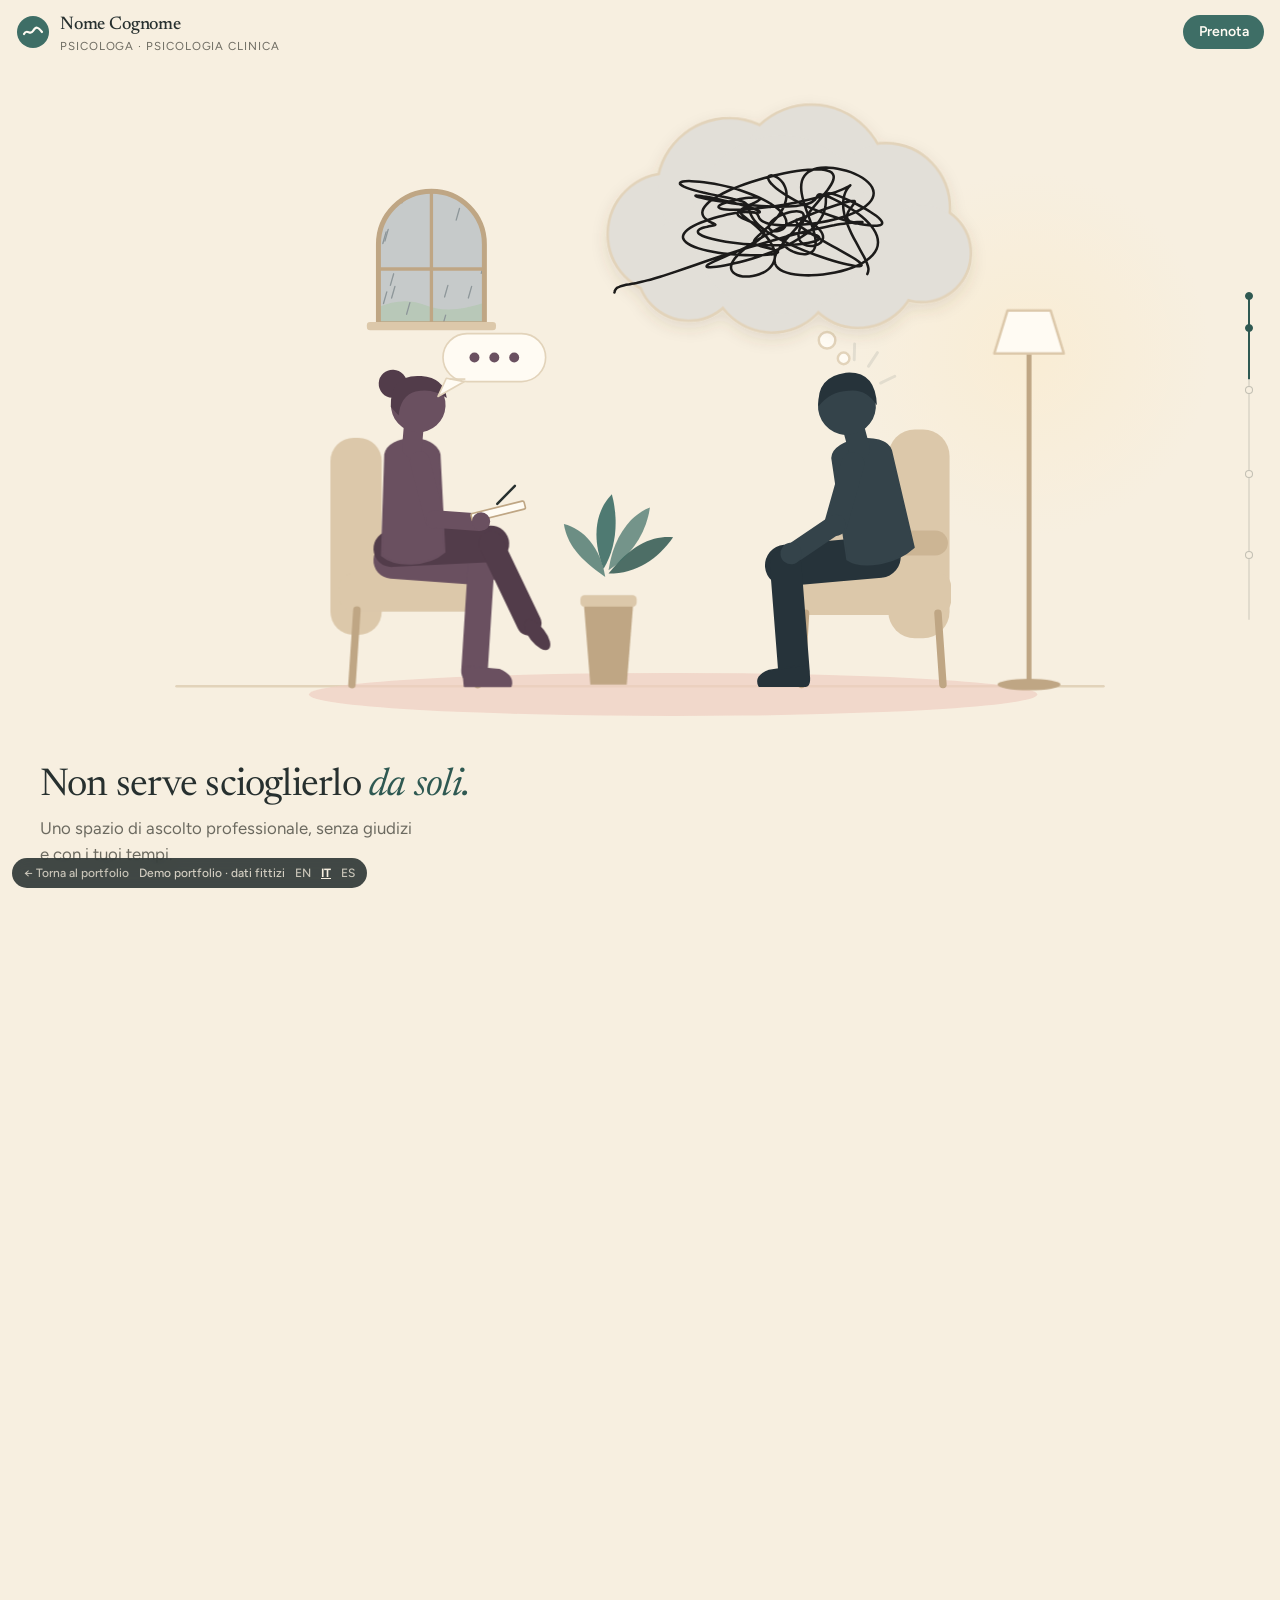
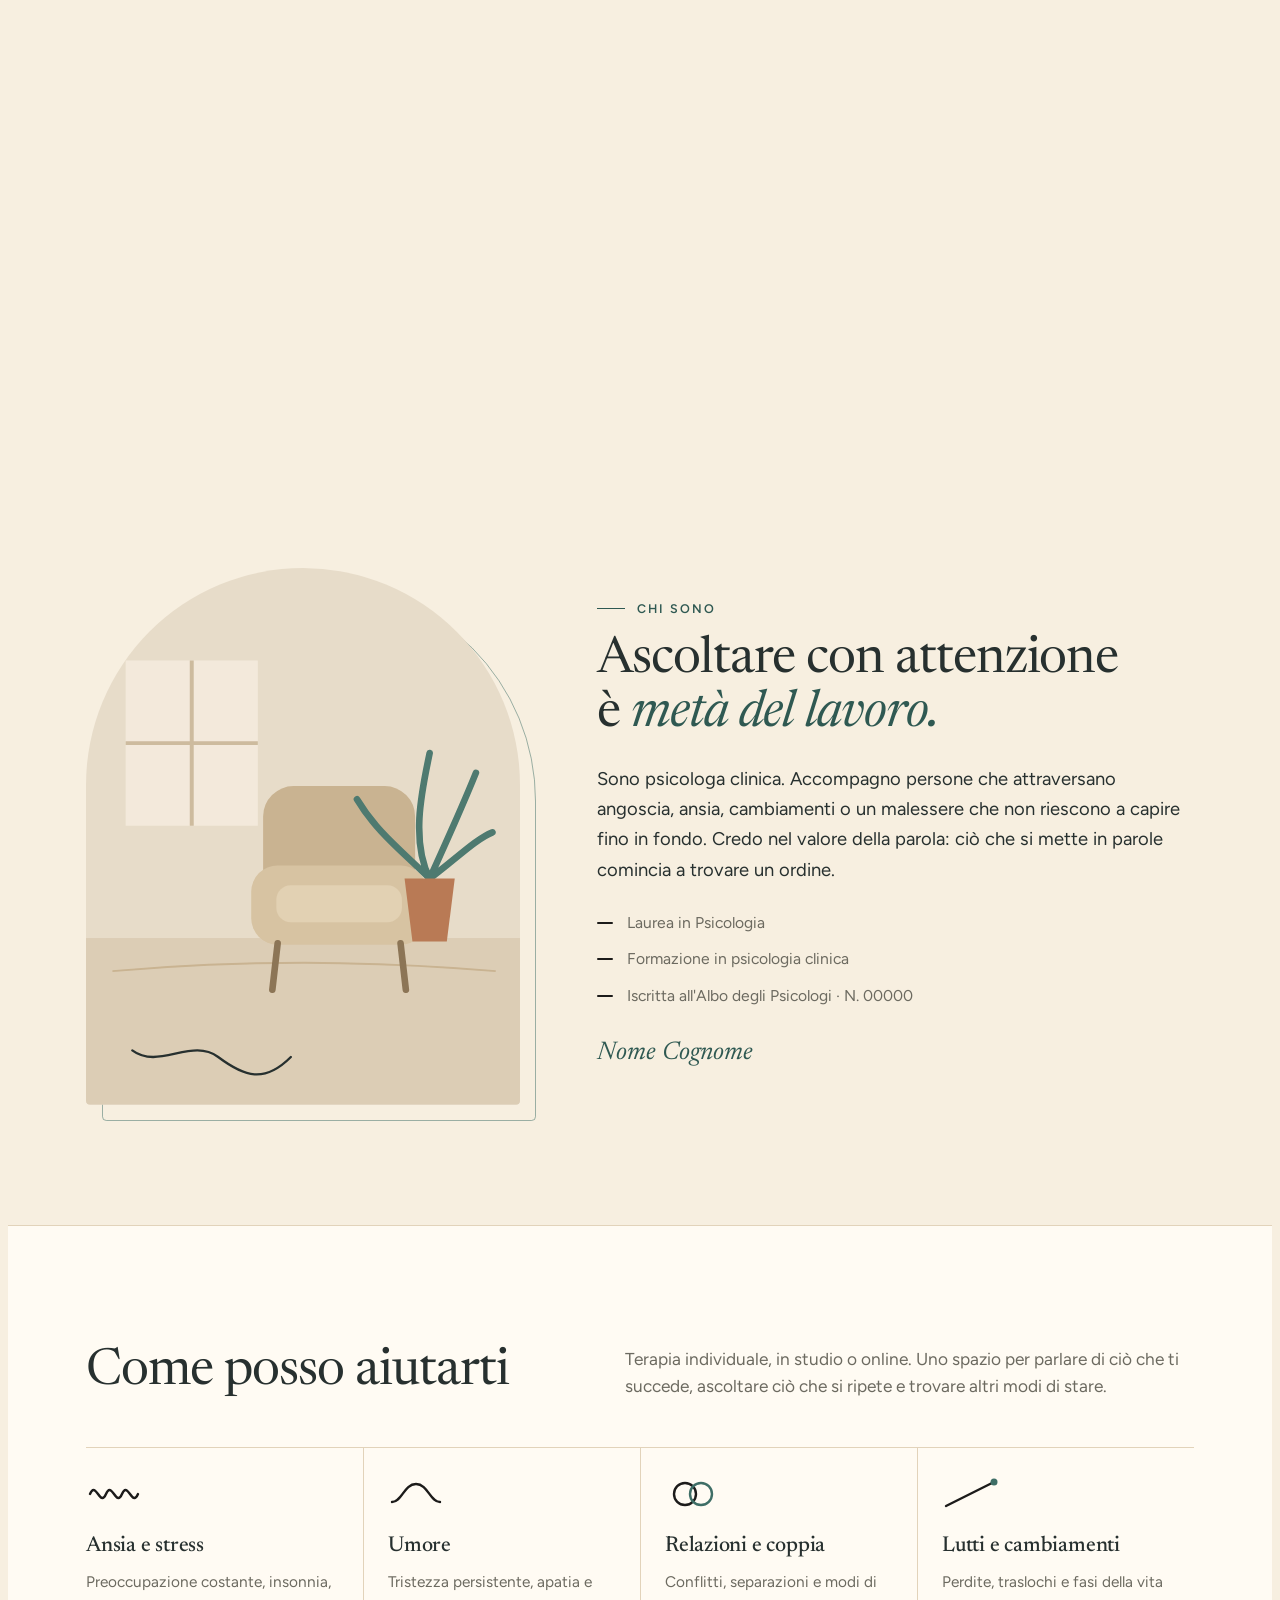
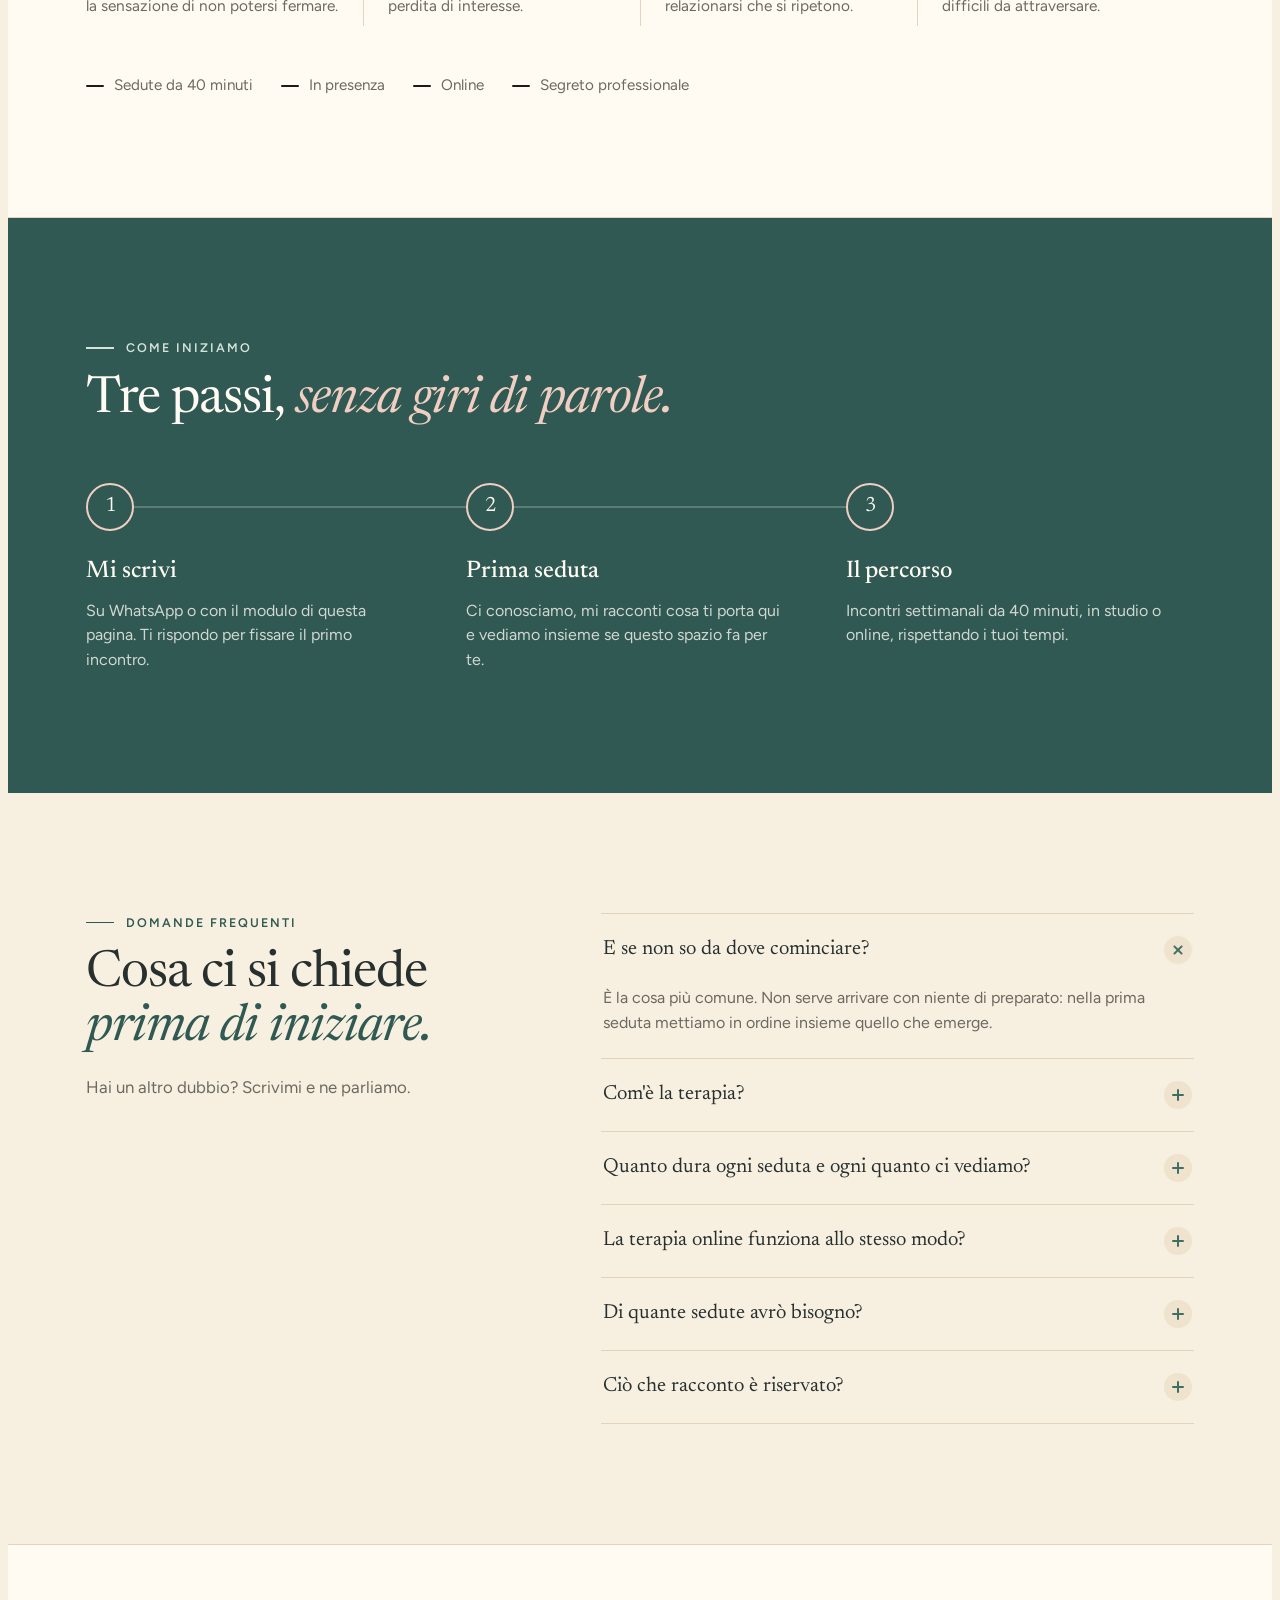
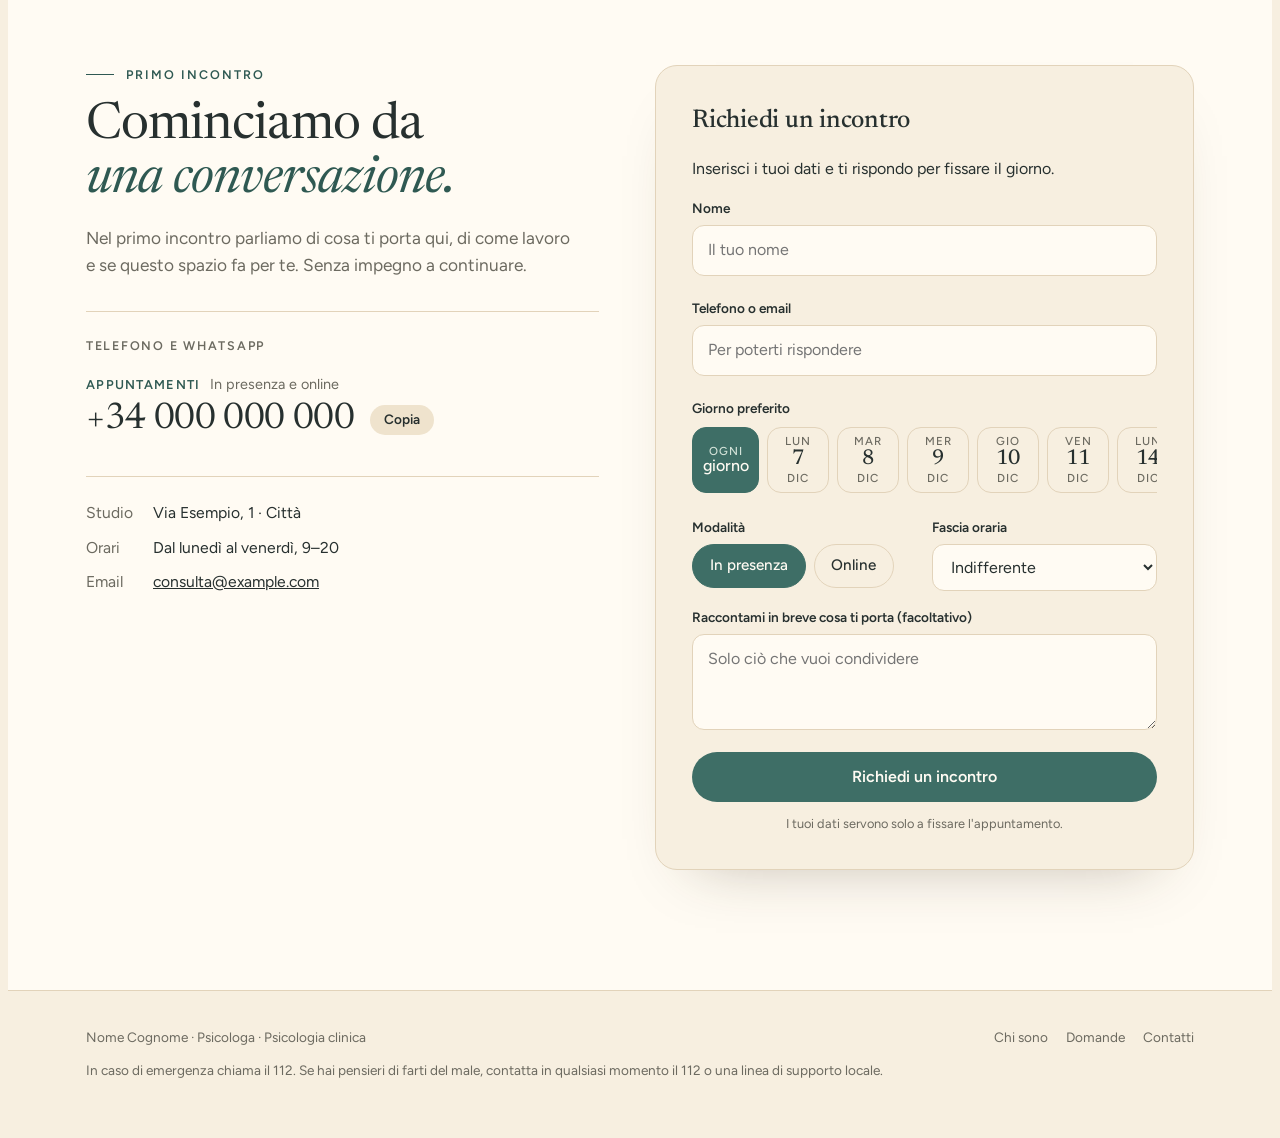
<file: work/landing/it.html>
<!doctype html>
<html lang="it">
<head>
<meta charset="utf-8">
<meta name="robots" content="noindex">
<meta name="viewport" content="width=device-width, initial-scale=1, viewport-fit=cover">
<title>Nome Cognome · Psicologa · Psicologia clinica</title>
<meta property="og:title" content="Nome Cognome · Psicologa">
<meta property="og:description" content="Psicologia clinica. Terapia individuale in presenza e online.">
<meta property="og:type" content="website">
<script type="application/ld+json">{"@context": "https://schema.org", "@type": "Psychologist", "name": "Nome Cognome", "description": "Psicologa clinica. Terapia individuale in presenza e online.", "email": "consulta@example.com", "telephone": "+34000000000", "address": {"@type": "PostalAddress", "streetAddress": "Via Esempio, 1", "addressLocality": "Città", "addressCountry": "ES"}, "knowsLanguage": "it"}</script>
<meta name="description" content="Psicologa clinica. Uno spazio di ascolto professionale per dare parole a ciò che pesa. Prenota il primo incontro.">
<link rel="preconnect" href="https://fonts.googleapis.com">
<link rel="preconnect" href="https://fonts.gstatic.com" crossorigin>
<link rel="stylesheet" href="https://fonts.googleapis.com/css2?family=Figtree:wght@400;500;600;700&family=Newsreader:ital,opsz,wght@0,6..72,400;0,6..72,500;1,6..72,400;1,6..72,500&display=swap">
<style>
/* Layout: una escena fija (sticky) que se recorre con el scroll, luego áreas de trabajo y contacto. Look único, claro, crema pastel. */
:root{
  --cream:#F7EFE0;
  --cream-2:#EFE3CD;
  --cool:#E9E6DF;
  --paper:#FFFBF3;
  --ink:#27302F;
  --muted:#6C6A60;
  --man:#34434A;
  --man-2:#26333A;
  --woman:#6A5060;
  --woman-2:#523C4A;
  --chair:#DCC8AA;
  --chair-2:#BFA684;
  --sage:#3E6E66;
  --sage-2:#2F5952;
  --sage-soft:#D5E4DA;
  --blush:#F0CFC2;
  --thread:#1C1B1A;
  --line:#E2D3BA;
  --display:"Newsreader", "Iowan Old Style", Georgia, serif;
  --body:"Figtree", "Segoe UI", system-ui, -apple-system, sans-serif;
  --header-h:64px;
  color-scheme:light;
}
*{box-sizing:border-box}
html{scroll-behavior:smooth}
body{background:var(--stage-bg,var(--cream));color:var(--ink);font-family:var(--body);font-size:16px;line-height:1.55;-webkit-font-smoothing:antialiased}
a{color:inherit}
:focus-visible{outline:3px solid var(--sage);outline-offset:3px;border-radius:6px}

/* ---------- Cabecera ---------- */
body::before{content:"";position:fixed;inset:0 0 auto;height:env(safe-area-inset-top,0px);z-index:30;background:var(--stage-bg,var(--cream))}
.top{position:fixed;top:env(safe-area-inset-top,0px);left:0;right:0;z-index:20;height:var(--header-h);
  display:flex;align-items:center;justify-content:space-between;gap:16px;
  padding-left:max(16px,env(safe-area-inset-left,0px));padding-right:max(16px,env(safe-area-inset-right,0px));
  background:color-mix(in srgb,var(--stage-bg,var(--cream)) 86%,transparent);backdrop-filter:blur(8px);-webkit-backdrop-filter:blur(8px)}
.brand{display:flex;align-items:center;gap:10px;text-decoration:none;min-width:0}
.brand svg{flex:none}
.brand b{font-family:var(--display);font-weight:500;font-size:1.15rem;letter-spacing:-.01em;white-space:nowrap;overflow:hidden;text-overflow:ellipsis}
.brand small{display:block;font-size:.72rem;color:var(--muted);letter-spacing:.08em;text-transform:uppercase;line-height:1.1}
.btn{display:inline-flex;align-items:center;justify-content:center;gap:8px;border:0;cursor:pointer;text-decoration:none;
  font:600 .95rem/1 var(--body);padding:.85em 1.3em;border-radius:999px;background:var(--sage);color:var(--paper);
  transition:background .2s,transform .2s}
.btn:hover{background:var(--sage-2);transform:translateY(-1px)}
.btn.ghost{background:transparent;color:var(--sage-2);box-shadow:inset 0 0 0 1.5px var(--sage)}
.btn.ghost:hover{background:var(--sage-soft)}
.top .btn{padding:.7em 1.1em;font-size:.88rem;flex:none}

/* ---------- Historia con scroll ---------- */
.story{position:relative;height:760vh}
.stage{position:sticky;top:0;height:100vh;height:100svh;overflow:hidden;background:var(--stage-bg,var(--cream))}
.scene{position:absolute;left:0;right:0;top:calc(var(--header-h) + env(safe-area-inset-top,0px));bottom:0;width:100%;height:calc(100% - var(--header-h) - env(safe-area-inset-top,0px));display:block}
.scene text{font-family:var(--body)}
.caps{position:absolute;inset:0;pointer-events:none}
.cap{position:absolute;left:max(24px,env(safe-area-inset-left,0px),calc(50% - 600px));bottom:4.5vh;max-width:min(38rem,calc(100% - 48px));
  opacity:0;transform:translateY(14px);transition:opacity .6s ease,transform .6s ease}
.cap.on{opacity:1;transform:none;pointer-events:auto}
.cap-hero{top:calc(var(--header-h) + env(safe-area-inset-top,0px));bottom:6vh;max-width:min(24rem,36vw);display:flex;flex-direction:column;justify-content:center}
.eyebrow{font-size:.78rem;font-weight:600;letter-spacing:.14em;text-transform:uppercase;color:var(--sage-2);margin:0 0 .9rem}
.cap h1{font-family:var(--display);font-weight:400;font-size:clamp(2.4rem,4.6vw,4.4rem);line-height:1.02;letter-spacing:-.025em;margin:0 0 1.1rem;text-wrap:balance}
.cap h1 em,.cap h2 em{font-style:italic;color:var(--sage-2)}
.cap h2{font-family:var(--display);font-weight:400;font-size:clamp(1.7rem,3vw,2.6rem);line-height:1.1;letter-spacing:-.02em;margin:0 0 .5rem;text-wrap:balance}
.cap p{margin:0;color:var(--muted);font-size:1.05rem;max-width:34ch}
.cap .btn{margin-top:1.1rem}
.cap-hero .eyebrow{display:flex;align-items:center;gap:14px;font-size:.82rem;letter-spacing:.2em;margin:0 0 1.4rem;white-space:nowrap;max-width:none}
.cap-hero .eyebrow .rule{width:36px;height:1.5px;background:var(--sage-2);flex:none}
.lede{font-family:var(--display);font-weight:400;font-size:clamp(1.7rem,2.7vw,2.5rem)!important;line-height:1.12!important;letter-spacing:-.015em;color:var(--ink)!important;max-width:13ch!important;text-wrap:balance}
.lede em{font-style:italic;color:var(--sage-2)}
.cue{display:flex;align-items:center;gap:16px;margin-top:2.6rem;color:var(--sage-2);font-size:.78rem;font-weight:600;letter-spacing:.24em;text-transform:uppercase}
.cue-line{position:relative;display:block;width:1.5px;height:64px;background:color-mix(in srgb,var(--sage) 25%,transparent);border-radius:2px;overflow:hidden;flex:none}
.cue-line i{position:absolute;left:0;top:-40%;width:100%;height:40%;background:var(--sage-2);border-radius:2px;animation:fall 2s cubic-bezier(.6,0,.3,1) infinite}
@keyframes fall{0%{top:-40%}100%{top:100%}}

/* Burbujas */
.bub{opacity:0;transform:scale(.55);transform-box:fill-box;transition:opacity .35s ease,transform .45s cubic-bezier(.2,1.4,.4,1)}
.bub.on{opacity:1;transform:none}
.bub-man{transform-origin:100% 0%}
.bub-woman{transform-origin:0% 100%}
.bub rect,.bub path{fill:var(--paper);stroke:var(--line);stroke-width:2}
.bub text{fill:var(--ink);font-size:25px;font-weight:500}
.dot{fill:var(--woman);transform-box:fill-box;transform-origin:center;animation:hop 1.2s ease-in-out infinite}
.dot:nth-child(2){animation-delay:.15s}.dot:nth-child(3){animation-delay:.3s}
@keyframes hop{0%,60%,100%{transform:none;opacity:.45}30%{transform:translateY(-6px);opacity:1}}

/* Retrato (móvil) */
@media (max-aspect-ratio: 4/5){
  .stage{display:flex;flex-direction:column}
  .scene{position:relative;top:auto;height:auto;flex:none;margin-top:calc(var(--header-h) + env(safe-area-inset-top,0px) + 8px)}
  .caps{position:relative;inset:auto;flex:1;display:grid;padding:8px max(16px,env(safe-area-inset-right,0px)) 24px max(16px,env(safe-area-inset-left,0px))}
  .cap,.cap-hero{position:relative;grid-area:1/1;left:auto;top:auto;bottom:auto;max-width:34rem;align-self:start}
  .cap h1{font-size:clamp(2rem,8.6vw,2.8rem)}
  .cap h2{font-size:clamp(1.5rem,6.4vw,2rem)}
  .cap p{font-size:1rem}
  /* Portada en celular: bloque centrado, aviso de scroll abajo */
  .cap-hero{align-self:stretch;justify-content:flex-start;align-items:center;text-align:center;max-width:none;width:100%;padding-top:4px}
  .cap-hero .eyebrow{flex-direction:column;gap:10px;margin:auto 0 1.1rem;white-space:normal;letter-spacing:.2em;font-size:.72rem;line-height:1.4}
  .cap-hero .eyebrow .rule{width:28px}
  .cap-hero .eb{display:flex;flex-direction:column;align-items:center;gap:4px}
  .cap-hero .eb-sep{display:none}
  .cap-hero .eb-2{font-family:var(--display);font-style:italic;font-size:1.05rem;letter-spacing:0;text-transform:none;font-weight:400;color:var(--ink)}
  .lede{max-width:12ch!important;font-size:clamp(2.1rem,9.4vw,2.7rem)!important;line-height:1.08!important;margin:0 auto!important}
  .cue{flex-direction:column-reverse;gap:10px;margin-top:auto;padding-top:20px;font-size:.7rem;letter-spacing:.3em;padding-left:.3em}
  .cue-line{height:40px}
}
@media (max-aspect-ratio: 4/5) and (max-height: 720px){
  .cap-hero .eyebrow{margin-bottom:.7rem;gap:6px}
  .cap-hero .eyebrow .rule{display:none}
  .lede{font-size:clamp(1.8rem,8vw,2.2rem)!important}
  .cue{padding-top:12px;gap:8px}
  .cue-line{height:26px}
}

/* ---------- Secciones ---------- */
.wrap{max-width:1140px;margin:0 auto;padding-left:max(16px,env(safe-area-inset-left,0px));padding-right:max(16px,env(safe-area-inset-right,0px))}
section.band{padding-block:clamp(64px,10vw,120px)}
.areas{background:var(--paper);border-top:1px solid var(--line);border-bottom:1px solid var(--line)}
.areas-head{display:grid;grid-template-columns:minmax(0,1fr) minmax(0,1.2fr);gap:32px 64px;align-items:end;margin-bottom:48px}
.areas-head h2,.contact h2{font-family:var(--display);font-weight:400;font-size:clamp(2rem,4vw,3.2rem);line-height:1.05;letter-spacing:-.02em;margin:0;text-wrap:balance}
.areas-head p{margin:0;color:var(--muted);font-size:1.08rem;max-width:52ch}
.grid4{display:grid;grid-template-columns:repeat(4,minmax(0,1fr));gap:0;border-top:1px solid var(--line)}
.area{padding:28px 24px 8px 0;min-width:0}
.area + .area{padding-left:24px;border-left:1px solid var(--line)}
.area svg{display:block;margin-bottom:18px}
.area h3{font-family:var(--display);font-weight:500;font-size:1.35rem;margin:0 0 .4rem;letter-spacing:-.01em}
.area p{margin:0;color:var(--muted);font-size:.96rem}
.facts{display:flex;flex-wrap:wrap;gap:12px 28px;margin-top:48px;font-size:.95rem;color:var(--muted)}
.facts span{display:inline-flex;align-items:center;gap:10px}
.facts span::before{content:"";width:18px;height:2px;background:var(--thread);border-radius:2px}

.contact{display:grid;grid-template-columns:minmax(0,1fr) minmax(0,1.05fr);gap:56px;align-items:start}
.contact .lead{color:var(--muted);font-size:1.08rem;max-width:44ch;margin:18px 0 32px}
.phone{display:flex;flex-direction:column;gap:6px;padding:24px 0;border-top:1px solid var(--line);border-bottom:1px solid var(--line)}
.phone small{font-size:.78rem;letter-spacing:.14em;text-transform:uppercase;color:var(--muted);font-weight:600}
.phone-row{display:flex;flex-wrap:wrap;align-items:center;gap:12px 16px}
.phone-num{font-family:var(--display);font-size:clamp(2rem,4.4vw,3rem);letter-spacing:-.01em;line-height:1.1;font-variant-numeric:tabular-nums;user-select:all}
.copy{border:0;background:var(--cream-2);color:var(--ink);font:600 .85rem/1 var(--body);padding:.6em 1em;border-radius:999px;cursor:pointer}
.copy:hover{background:var(--line)}
.details{display:grid;grid-template-columns:auto minmax(0,1fr);gap:10px 20px;margin:24px 0 0;font-size:.98rem}
.details dt{color:var(--muted)}
.details dd{margin:0}

.form{background:var(--paper);border:1px solid var(--line);border-radius:22px;padding:clamp(22px,4vw,36px);box-shadow:0 30px 60px -40px rgba(60,45,25,.35)}
.form h3{font-family:var(--display);font-weight:500;font-size:1.6rem;margin:0 0 4px;letter-spacing:-.01em}
.form > p{margin:0 0 22px;color:var(--muted);font-size:.95rem}
.field{display:flex;flex-direction:column;gap:6px;margin-bottom:16px;min-width:0}
.field label,.legend{font-size:.85rem;font-weight:600}
.field input,.field select,.field textarea{font:inherit;font-size:1rem;color:var(--ink);background:var(--cream);border:1.5px solid var(--line);border-radius:12px;padding:.75em .9em;width:100%;transition:border-color .2s,background .2s}
.field textarea{min-height:96px;resize:vertical}
.field input:focus,.field select:focus,.field textarea:focus{outline:none;border-color:var(--sage);background:var(--paper)}
.field .err{font-size:.82rem;color:#9A3B2E;min-height:0}
.field.bad input{border-color:#C0614F}
.row2{display:grid;grid-template-columns:minmax(0,1fr) minmax(0,1fr);gap:0 14px}
.seg{display:flex;gap:8px;flex-wrap:wrap}
.seg{position:relative}
.seg input{position:absolute;left:0;top:0;width:1px;height:1px;opacity:0;pointer-events:none}
.seg label{font-weight:500;font-size:.95rem;padding:.6em 1.1em;border-radius:999px;border:1.5px solid var(--line);background:var(--cream);cursor:pointer;transition:all .2s}
.seg input:checked + label{background:var(--sage);border-color:var(--sage);color:var(--paper)}
.seg input:focus-visible + label{outline:3px solid var(--sage);outline-offset:2px}
.form .btn{width:100%;padding:1.05em;font-size:1rem;margin-top:6px}
.note{font-size:.8rem;color:var(--muted);margin:12px 0 0;text-align:center}
.done{text-align:left}
.done .tick{width:52px;height:52px;border-radius:50%;background:var(--sage-soft);display:grid;place-items:center;margin-bottom:14px}
.done pre{white-space:pre-wrap;font:inherit;font-size:.92rem;background:var(--cream);border:1px solid var(--line);border-radius:12px;padding:14px;margin:14px 0;color:var(--ink)}
.done .acts{display:flex;flex-wrap:wrap;gap:10px}
.done .acts .btn{width:auto;flex:1 1 auto}
footer{padding-block:36px 48px;border-top:1px solid var(--line);font-size:.85rem;color:var(--muted)}
footer .wrap{display:flex;flex-wrap:wrap;justify-content:space-between;gap:12px}

/* ---------- Pasada 2: detalles ---------- */
.eyebrow-s{font-size:.78rem;font-weight:600;letter-spacing:.16em;text-transform:uppercase;color:var(--sage-2);margin:0 0 1rem;display:flex;align-items:center;gap:12px}
.eyebrow-s::before{content:"";width:28px;height:1.5px;background:var(--sage-2)}
.h-sec{font-family:var(--display);font-weight:400;font-size:clamp(2rem,4vw,3.2rem);line-height:1.05;letter-spacing:-.02em;margin:0;text-wrap:balance}
.h-sec em{font-style:italic;color:var(--sage-2)}

/* Progreso del relato */
.prog{position:absolute;right:max(22px,env(safe-area-inset-right,0px));top:32%;height:36%;width:2px;border-radius:2px;background:color-mix(in srgb,var(--ink) 10%,transparent);pointer-events:none}
.prog i{position:absolute;inset:0;background:var(--sage-2);border-radius:2px;transform-origin:top;transform:scaleY(0)}
.prog b{position:absolute;left:50%;width:8px;height:8px;margin:-4px 0 0 -4px;border-radius:50%;background:var(--stage-bg,var(--cream));border:1.5px solid color-mix(in srgb,var(--ink) 25%,transparent);transition:background .3s,border-color .3s}
.prog b.on{background:var(--sage-2);border-color:var(--sage-2)}
@media (max-aspect-ratio: 4/5){.prog{display:none}}

/* Sobre mí */
.about-grid{display:grid;grid-template-columns:minmax(0,.8fr) minmax(0,1.1fr);gap:clamp(32px,6vw,88px);align-items:center}
.about-head{margin-bottom:22px}
.portrait{margin:0;position:relative;max-width:440px;width:100%;justify-self:center;isolation:isolate}
.portrait img,.portrait>svg{display:block;width:100%;height:auto;aspect-ratio:657/812;object-fit:cover;border-radius:999px 999px 20px 20px}
.portrait::after{content:"";position:absolute;inset:16px -16px -16px 16px;border:1.5px solid var(--sage);border-radius:999px 999px 20px 20px;z-index:-1;opacity:.5}
.phone-line{display:grid;gap:4px;padding:12px 0}
.phone-line + .phone-line{border-top:1px dashed var(--line)}
.pl-label{display:flex;flex-wrap:wrap;gap:4px 10px;align-items:baseline;font-size:.8rem;font-weight:600;letter-spacing:.1em;text-transform:uppercase;color:var(--sage-2)}
.pl-label em{font-style:normal;text-transform:none;letter-spacing:0;color:var(--muted);font-weight:400;font-size:.9rem}
.phone .phone-num{font-size:clamp(1.7rem,3.4vw,2.3rem)}
.seg input:disabled + label{opacity:.4;cursor:not-allowed}
.hint-s{font-size:.82rem;color:var(--muted);min-height:0}
.about-txt .bio{font-size:1.15rem;line-height:1.65;color:var(--ink);max-width:54ch;margin:6px 0 26px}
.creds{list-style:none;margin:0;padding:0;display:grid;gap:12px}
.creds li{display:flex;gap:14px;align-items:baseline;color:var(--muted);font-size:.98rem}
.creds li::before{content:"";flex:none;width:16px;height:2px;background:var(--thread);border-radius:2px;transform:translateY(-4px)}
.sign{font-family:var(--display);font-style:italic;font-size:1.6rem;color:var(--sage-2);margin-top:26px}

/* Cómo empezamos */
.process{background:var(--sage-2);color:var(--paper)}
.process .eyebrow-s{color:var(--sage-soft)}
.process .eyebrow-s::before{background:var(--sage-soft)}
.process .h-sec em{color:var(--blush)}
.steps{list-style:none;margin:56px 0 0;padding:0;display:grid;grid-template-columns:repeat(3,minmax(0,1fr));gap:32px;position:relative;--draw:0}
.steps::before,.steps::after{content:"";position:absolute;left:24px;right:calc(33.333% - 24px);top:23px;height:2px;border-radius:2px;background:color-mix(in srgb,var(--paper) 22%,transparent)}
.steps::after{background:var(--blush);transform-origin:left;transform:scaleX(var(--draw))}
.steps li{position:relative;z-index:1;min-width:0}
.steps .n{display:grid;place-items:center;width:48px;height:48px;border-radius:50%;background:var(--sage-2);border:2px solid var(--blush);font-family:var(--display);font-size:1.3rem;color:var(--paper);margin-bottom:22px}
.steps h3{font-family:var(--display);font-weight:500;font-size:1.5rem;margin:0 0 .5rem}
.steps p{margin:0;color:color-mix(in srgb,var(--paper) 78%,transparent);max-width:32ch}

/* Preguntas */
.faq-grid{display:grid;grid-template-columns:minmax(0,.85fr) minmax(0,1.15fr);gap:clamp(32px,6vw,80px);align-items:start}
.faq-grid .lead{color:var(--muted);margin:18px 0 0;font-size:1.05rem}
.qa details{border-bottom:1px solid var(--line)}
.qa details:first-child{border-top:1px solid var(--line)}
.qa summary{list-style:none;cursor:pointer;display:flex;justify-content:space-between;align-items:center;gap:20px;padding:22px 2px;font-family:var(--display);font-size:1.28rem;line-height:1.25}
.qa summary::-webkit-details-marker{display:none}
.qa summary::after{content:"";flex:none;width:28px;height:28px;border-radius:50%;background:var(--cream-2) url("data:image/svg+xml,%3Csvg xmlns='http://www.w3.org/2000/svg' viewBox='0 0 28 28'%3E%3Cpath d='M9 14h10M14 9v10' stroke='%233E6E66' stroke-width='2' stroke-linecap='round'/%3E%3C/svg%3E") center/100% no-repeat;transition:transform .3s}
.qa details[open] summary::after{transform:rotate(45deg)}
.qa summary:hover{color:var(--sage-2)}
.qa details p{margin:0;padding:0 44px 22px 2px;color:var(--muted);max-width:60ch}
.qa details[open] p{animation:fadeIn .35s ease}
@keyframes fadeIn{from{opacity:0;transform:translateY(-4px)}to{opacity:1;transform:none}}

/* Días */
.days{display:flex;gap:8px;overflow-x:auto;padding:2px 2px 8px;scroll-snap-type:x proximity;scrollbar-width:thin}
.days input{position:absolute;width:1px;height:1px;opacity:0;pointer-events:none}
.days label{flex:none;scroll-snap-align:start;display:flex;flex-direction:column;align-items:center;justify-content:center;min-width:62px;padding:.55em .7em;border-radius:14px;border:1.5px solid var(--line);background:var(--cream);cursor:pointer;line-height:1.1;transition:all .2s;font-weight:500}
.days label small{font-size:.72rem;text-transform:uppercase;letter-spacing:.08em;color:var(--muted)}
.days label b{font-family:var(--display);font-weight:500;font-size:1.35rem}
.days label.any b{font-size:1rem;font-family:var(--body)}
.days input:checked + label{background:var(--sage);border-color:var(--sage);color:var(--paper)}
.days input:checked + label small{color:var(--sage-soft)}
.days input:focus-visible + label{outline:3px solid var(--sage);outline-offset:2px}

/* Botón flotante */
.fab{position:fixed;right:max(18px,calc(env(safe-area-inset-right,0px) + 18px));bottom:calc(18px + env(safe-area-inset-bottom,0px));z-index:25;display:inline-flex;align-items:center;gap:10px;padding:.85em 1.2em .85em 1em;border-radius:999px;background:var(--ink);color:var(--paper);text-decoration:none;font-weight:600;font-size:.92rem;box-shadow:0 14px 30px -12px rgba(30,25,20,.45);transform:translateY(140%);opacity:0;transition:transform .45s cubic-bezier(.2,1.2,.4,1),opacity .3s}
.fab.on{transform:none;opacity:1}
.fab:hover{background:var(--sage-2)}

/* Aparición suave */
.rv{transition:opacity .8s ease,transform .8s cubic-bezier(.2,.8,.2,1)}
html.rv-on .rv:not(.in){opacity:.25;transform:translateY(22px)}
.area svg path,.area svg circle{transition:transform .5s cubic-bezier(.2,1.4,.4,1);transform-origin:center;transform-box:fill-box}
.area:hover svg path,.area:hover svg circle{transform:scaleX(1.12)}

footer .links{display:flex;gap:18px;flex-wrap:wrap}
footer .links a{text-decoration:none}
footer .links a:hover{color:var(--sage-2)}

@media (max-width:900px){
  .about-grid,.faq-grid{grid-template-columns:minmax(0,1fr)}
  .portrait{max-width:320px}
  .steps{grid-template-columns:minmax(0,1fr);gap:28px}
  .steps::before,.steps::after{left:23px;right:auto;top:24px;bottom:24px;width:2px;height:auto}
  .steps::after{transform-origin:top;transform:scaleY(var(--draw))}
  .steps li{padding-left:72px}
  .steps .n{position:absolute;left:0;top:0;margin:0}
  .steps h3{padding-top:8px}
}
@media (prefers-reduced-motion: reduce){
  .fab,.rv{transition:none}
  html.rv-on .rv:not(.in){opacity:1;transform:none}
  .steps{--draw:1!important}
}

@media (max-width:900px){
  .areas-head,.contact{grid-template-columns:minmax(0,1fr)}
  .grid4{grid-template-columns:repeat(2,minmax(0,1fr))}
  .area:nth-child(3){padding-left:0;border-left:0}
  .area:nth-child(n+3){border-top:1px solid var(--line);margin-top:20px}
}
@media (max-width:520px){
  .grid4{grid-template-columns:minmax(0,1fr)}
  .area,.area + .area{padding-left:0;border-left:0}
  .area + .area{border-top:1px solid var(--line);margin-top:8px}
  .row2{grid-template-columns:minmax(0,1fr)}
  .brand small{display:none}
  .top .btn{padding:.65em .9em}
  .story{height:640vh}
}
@media (prefers-reduced-motion: reduce){
  html{scroll-behavior:auto}
  .cap,.bub{transition:none}
  .dot,.cue-line i{animation:none}
  .cue-line i{top:0;height:100%}
}
</style>
</head>
<body>


<header class="top">
  <a class="brand" href="#inicio" aria-label="Inizio">
    <svg width="34" height="34" viewBox="0 0 34 34" aria-hidden="true"><circle cx="17" cy="17" r="16" fill="var(--sage)"/><path d="M8 19c3-6 6 2 9-3s5-4 9 1" fill="none" stroke="var(--paper)" stroke-width="2.2" stroke-linecap="round"/></svg>
    <span><b data-cfg="name">Nome Cognome</b><small data-cfg="title">Psicologa · Psicologia clinica</small></span>
  </a>
  <a class="btn" href="#contacto">Prenota</a>
</header>

<main id="inicio">
<div class="story" id="story">
  <div class="stage">
    <svg class="scene" id="scene" viewBox="0 -40 1200 1010" preserveAspectRatio="xMidYMid meet" role="img" aria-label="Un uomo seduto pensa a un filo aggrovigliato. Una psicologa si siede davanti a lui e lo ascolta. Mentre lui parla, il nodo si scioglie e scompare.">
      <defs>
        <radialGradient id="glow" cx="50%" cy="50%" r="50%">
          <stop offset="0" stop-color="#FFE7B8" stop-opacity=".95"/>
          <stop offset="1" stop-color="#FFE7B8" stop-opacity="0"/>
        </radialGradient>
        <filter id="soft" x="-20%" y="-20%" width="140%" height="160%">
          <feDropShadow dx="0" dy="8" stdDeviation="10" flood-color="#5A4426" flood-opacity=".12"/>
        </filter>
      </defs>

      <!-- Habitación -->
      <ellipse id="lampGlow" cx="1070" cy="300" rx="220" ry="220" fill="url(#glow)" opacity=".35"/>
      <clipPath id="winClip"><path d="M424 264 V168 A64 64 0 0 1 552 168 V264 Z"/></clipPath>
      <g id="window" transform="translate(-140 0)">
        <g clip-path="url(#winClip)">
          <rect id="winSky" x="420" y="96" width="140" height="172" fill="#C6CACA"/>
          <circle id="winSun" cx="512" cy="300" r="24" fill="#F2B487" opacity="0"/>
          <path d="M420 246 Q452 230 482 242 T560 236 V270 H420Z" fill="#B7C8B6" opacity=".85"/>
          <g id="rain"></g>
        </g>
        <path d="M424 264 V168 A64 64 0 0 1 552 168 V264 Z" fill="none" stroke="var(--chair-2)" stroke-width="6"/>
        <line x1="488" y1="104" x2="488" y2="264" stroke="var(--chair-2)" stroke-width="4"/>
        <line x1="424" y1="198" x2="552" y2="198" stroke="var(--chair-2)" stroke-width="4"/>
        <rect x="410" y="262" width="156" height="10" rx="4" fill="var(--chair)"/>
      </g>
      <g id="motes" opacity="0"></g>
      <line id="floor" x1="620" y1="702" x2="1160" y2="702" stroke="var(--line)" stroke-width="3" stroke-linecap="round"/>
      <ellipse id="rug" cx="880" cy="712" rx="210" ry="22" fill="var(--blush)" opacity=".55"/>
      <g id="lamp">
        <line x1="1070" y1="300" x2="1070" y2="700" stroke="var(--chair-2)" stroke-width="6" stroke-linecap="round"/>
        <ellipse cx="1070" cy="700" rx="38" ry="7" fill="var(--chair-2)"/>
        <path d="M1028 300 L1112 300 L1096 248 L1044 248 Z" fill="var(--paper)" stroke="var(--chair)" stroke-width="3" stroke-linejoin="round"/>
      </g>

      <!-- Mujer (entra desde la izquierda) -->
      <g id="woman" transform="translate(-1100 0)">
        <g id="plant">
          <path d="M556 560 C540 520 548 488 566 470 C574 500 572 534 556 560Z" fill="var(--sage)" opacity=".9"/>
          <path d="M562 566 C590 530 616 520 640 522 C622 548 596 566 562 566Z" fill="var(--sage-2)" opacity=".85"/>
          <path d="M558 570 C526 548 512 530 508 506 C532 512 552 534 558 570Z" fill="var(--sage)" opacity=".75"/>
          <path d="M562 562 C568 520 590 494 612 486 C608 516 590 544 562 562Z" fill="var(--sage)" opacity=".7"/>
          <path d="M532 600 L592 600 L584 700 L540 700 Z" fill="var(--chair-2)"/>
          <rect x="528" y="592" width="68" height="14" rx="5" fill="var(--chair)"/>
        </g>
        <!-- silla -->
        <rect x="226" y="402" width="62" height="238" rx="28" fill="var(--chair)"/>
        <rect x="236" y="566" width="180" height="46" rx="18" fill="var(--chair)"/>
        <line x1="258" y1="610" x2="252" y2="700" stroke="var(--chair-2)" stroke-width="9" stroke-linecap="round"/>
        <line x1="398" y1="610" x2="404" y2="700" stroke="var(--chair-2)" stroke-width="9" stroke-linecap="round"/>
        <!-- cuerpo -->
        <g fill="var(--woman)" stroke="var(--woman)" stroke-linecap="round">
          <line x1="300" y1="550" x2="408" y2="558" stroke-width="44"/>
          <line x1="408" y1="558" x2="400" y2="684" stroke-width="32"/>
          <path d="M386 678 L388 702 L444 702 Q448 690 430 682 Z" stroke-width="2" stroke-linejoin="round"/>
          <line x1="300" y1="536" x2="420" y2="530" stroke-width="44" stroke="var(--woman-2)"/>
          <line x1="420" y1="530" x2="466" y2="626" stroke-width="30" stroke="var(--woman-2)"/>
          <ellipse cx="476" cy="640" rx="22" ry="10" transform="rotate(52 476 640)" fill="var(--woman-2)" stroke="none"/>
          <path d="M292 422 C296 398 352 396 358 422 L364 540 C344 558 304 558 288 544 Z" stroke-width="2" stroke-linejoin="round"/>
          <g id="wHead">
          <line x1="326" y1="384" x2="325" y2="414" stroke-width="24"/>
          <circle cx="330" cy="362" r="33" stroke="none"/>
          <circle cx="298" cy="338" r="17" fill="var(--woman-2)" stroke="none"/>
          <path d="M297 366 Q294 326 332 327 Q360 328 364 352 Q346 340 326 346 Q308 352 307 376 Z" fill="var(--woman-2)" stroke="none"/>
          </g>
          <line x1="334" y1="430" x2="352" y2="500" stroke-width="24"/>
          <line x1="352" y1="500" x2="406" y2="504" stroke-width="21"/>
        </g>
        <g transform="rotate(-14 428 492)">
          <rect x="396" y="486" width="66" height="10" rx="2" fill="var(--paper)" stroke="var(--chair-2)" stroke-width="2"/>
          <line id="pen" x1="430" y1="482" x2="456" y2="466" stroke="var(--ink)" stroke-width="3" stroke-linecap="round"/>
        </g>
        <circle cx="408" cy="503" r="11" fill="var(--woman)"/>
        <!-- burbuja "..." -->
        <g id="wBub" class="bub bub-woman">
          <path d="M366 330 L356 352 L388 334 Z" stroke-linejoin="round"/>
          <rect x="362" y="276" width="124" height="58" rx="29"/>
          <path d="M370 331 L389 331" stroke="var(--paper)" stroke-width="4"/>
          <g><circle class="dot" cx="400" cy="305" r="6"/><circle class="dot" cx="424" cy="305" r="6"/><circle class="dot" cx="448" cy="305" r="6"/></g>
        </g>
      </g>

      <!-- Hombre -->
      <g id="man">
        <rect x="900" y="392" width="74" height="252" rx="32" fill="var(--chair)"/>
        <rect x="804" y="514" width="168" height="30" rx="15" fill="var(--chair-2)" opacity=".55"/>
        <rect x="784" y="564" width="192" height="52" rx="18" fill="var(--chair)"/>
        <line x1="800" y1="614" x2="795" y2="700" stroke="var(--chair-2)" stroke-width="9" stroke-linecap="round"/>
        <line x1="960" y1="614" x2="966" y2="700" stroke="var(--chair-2)" stroke-width="9" stroke-linecap="round"/>
        <g fill="var(--man)" stroke="var(--man)" stroke-linecap="round">
          <line x1="890" y1="546" x2="776" y2="556" stroke-width="50" stroke="var(--man-2)"/>
          <line x1="776" y1="556" x2="786" y2="684" stroke-width="38" stroke="var(--man-2)"/>
          <path d="M802 676 Q808 702 800 702 L744 702 Q738 690 756 683 Z" stroke-width="2" stroke-linejoin="round" fill="var(--man-2)" stroke="var(--man-2)"/>
          <g id="upper" transform="rotate(-7 888 545)">
            <path d="M848 420 C852 397 914 395 920 420 L932 540 C906 558 866 558 850 544 Z" stroke-width="2" stroke-linejoin="round"/>
            <line x1="878" y1="384" x2="882" y2="414" stroke-width="26"/>
            <circle cx="874" cy="360" r="35" stroke="none"/>
            <path d="M840 356 Q842 320 878 320 Q914 322 910 364 Q900 342 878 342 Q856 340 840 356 Z" fill="var(--man-2)" stroke="none"/>
            <g id="stress" stroke="var(--man)" stroke-width="3.5" stroke-linecap="round" fill="none"><path d="M906 316 l13 -15"/><path d="M918 338 l18 -6"/><path d="M890 306 l3 -19"/></g>
            <line x1="872" y1="430" x2="842" y2="500" stroke-width="28"/>
            <line x1="842" y1="500" x2="790" y2="526" stroke-width="24"/>
            <circle cx="784" cy="528" r="13" stroke="none"/>
          </g>
        </g>
        <!-- burbujas del hombre -->
        <g id="mBubs"></g>
      </g>

      <!-- Nube de pensamiento -->
      <g id="thought">
        <circle id="td1" cx="846" cy="306" r="7" fill="var(--paper)" stroke="var(--line)" stroke-width="3"/>
        <circle id="td2" cx="826" cy="284" r="10" fill="var(--paper)" stroke="var(--line)" stroke-width="3"/>
        <g id="cloud" transform="translate(770 140) scale(.9)">
          <g id="cloudShape" filter="url(#soft)"></g>
          <g id="threadG"><path id="thread" d="" fill="none" stroke="var(--thread)" stroke-width="3.4" stroke-linecap="round" stroke-linejoin="round" pathLength="1"/></g>
        </g>
      </g>
    </svg>

    <div class="caps">
      <div class="cap cap-hero on" data-cap="0">
        <p class="eyebrow"><span class="rule"></span><span class="eb">Psicologia clinica<span class="eb-sep"> · </span><span class="eb-2">Online e in presenza</span></span></p>
        <p class="lede">Ci sono nodi che si sciolgono <em>parlando.</em></p>
        <div class="cue" aria-hidden="true"><span class="cue-line"><i></i></span>Scorri</div>
      </div>
      <div class="cap" data-cap="1">
        <h2>Non serve scioglierlo <em>da soli.</em></h2>
        <p>Uno spazio di ascolto professionale, senza giudizi e con i tuoi tempi.</p>
      </div>
      <div class="cap" data-cap="2">
        <h2>Dare parole è tirare <em>il primo filo.</em></h2>
        <p>Ciò che si dice ad alta voce inizia a occupare meno spazio.</p>
      </div>
      <div class="cap" data-cap="3">
        <h2>Nodo dopo nodo, il caos <em>prende forma.</em></h2>
        <p>Capire cosa ti succede è l'inizio del cambiamento.</p>
      </div>
      <div class="cap" data-cap="4">
        <h2>Parlare mette ordine. <em>L'ordine dà sollievo.</em></h2>
        <p>La prima seduta può essere oggi.</p>
        <a class="btn" href="#contacto">Prenota un primo incontro</a>
      </div>
    </div>
    <div class="prog" aria-hidden="true"><i></i><b></b><b></b><b></b><b></b><b></b></div>
  </div>
</div>

<section class="band" id="sobre-mi" aria-labelledby="about-t">
  <div class="wrap about-grid">
    <figure class="portrait rv"><svg viewBox="0 0 657 812" role="img" aria-label="Illustrazione di uno studio: una poltrona vuota accanto a una pianta"><rect width="657" height="812" fill="#E7DCC9"/><rect y="560" width="657" height="252" fill="#DCCDB5"/><path d="M60 140h200v250H60z" fill="#F4ECDD" opacity=".9"/><path d="M160 140v250M60 265h200" stroke="#CDBB9E" stroke-width="6"/><path d="M40 610 Q330 585 620 610" stroke="#C9B391" stroke-width="3" fill="none"/><g transform="translate(250 330)"><rect x="18" y="0" width="230" height="190" rx="46" fill="#C9B391"/><rect x="0" y="120" width="266" height="120" rx="40" fill="#D7C3A2"/><rect x="38" y="150" width="190" height="56" rx="22" fill="#E2D1B3"/><path d="M40 238l-8 70M226 238l8 70" stroke="#8C7556" stroke-width="10" stroke-linecap="round"/></g><g transform="translate(520 470)"><path d="M0 0c-30-60-10-140 0-190M0 0c25-55 50-110 70-160M0 0c-40-40-80-70-110-120M0 0c40-30 70-60 95-70" stroke="#4E7A70" stroke-width="10" fill="none" stroke-linecap="round"/><path d="M-38 0h76l-12 95h-52z" fill="#B97A55"/></g><path d="M70 730c40 30 90-20 130 10s70 40 110 0" stroke="#27302F" stroke-width="3.5" fill="none" stroke-linecap="round"/></svg></figure>
    <div class="about-col">
    <div class="about-head rv">
      <p class="eyebrow-s">Chi sono</p>
      <h2 class="h-sec" id="about-t">Ascoltare con attenzione è <em>metà del lavoro.</em></h2>
    </div>
    <div class="about-txt rv">
      <p class="bio" data-cfg="bio">Sono psicologa clinica. Accompagno persone che attraversano angoscia, ansia, cambiamenti o un malessere che non riescono a capire fino in fondo. Credo nel valore della parola: ciò che si mette in parole comincia a trovare un ordine.</p>
      <ul class="creds" id="creds">
        <li>Laurea in Psicologia</li>
        <li>Formazione in psicologia clinica</li>
        <li>Iscritta all'Albo degli Psicologi · N. 00000</li>
      </ul>
      <div class="sign" data-cfg="name">Nome Cognome</div>
    </div>
    </div>
  </div>
</section>

<section class="band areas" aria-labelledby="areas-t">
  <div class="wrap">
    <div class="areas-head rv">
      <h2 id="areas-t">Come posso aiutarti</h2>
      <p>Terapia individuale, in studio o online. Uno spazio per parlare di ciò che ti succede, ascoltare ciò che si ripete e trovare altri modi di stare.</p>
    </div>
    <div class="grid4 rv">
      <div class="area">
        <svg width="56" height="36" viewBox="0 0 56 36" aria-hidden="true"><path d="M4 18c6-14 10 14 16 0s10 14 16 0 10 14 16 0" fill="none" stroke="var(--thread)" stroke-width="2.4" stroke-linecap="round"/></svg>
        <h3>Ansia e stress</h3>
        <p>Preoccupazione costante, insonnia, la sensazione di non potersi fermare.</p>
      </div>
      <div class="area">
        <svg width="56" height="36" viewBox="0 0 56 36" aria-hidden="true"><path d="M4 26c10 0 12-18 24-18s14 18 24 18" fill="none" stroke="var(--thread)" stroke-width="2.4" stroke-linecap="round"/></svg>
        <h3>Umore</h3>
        <p>Tristezza persistente, apatia e perdita di interesse.</p>
      </div>
      <div class="area">
        <svg width="56" height="36" viewBox="0 0 56 36" aria-hidden="true"><circle cx="20" cy="18" r="11" fill="none" stroke="var(--thread)" stroke-width="2.4"/><circle cx="36" cy="18" r="11" fill="none" stroke="var(--sage)" stroke-width="2.4"/></svg>
        <h3>Relazioni e coppia</h3>
        <p>Conflitti, separazioni e modi di relazionarsi che si ripetono.</p>
      </div>
      <div class="area">
        <svg width="56" height="36" viewBox="0 0 56 36" aria-hidden="true"><path d="M4 30 L52 6" fill="none" stroke="var(--thread)" stroke-width="2.4" stroke-linecap="round"/><circle cx="52" cy="6" r="3.5" fill="var(--sage)"/></svg>
        <h3>Lutti e cambiamenti</h3>
        <p>Perdite, traslochi e fasi della vita difficili da attraversare.</p>
      </div>
    </div>
    <div class="facts">
      <span>Sedute da 40 minuti</span>
      <span>In presenza</span>
      <span>Online</span>
      <span>Segreto professionale</span>
    </div>
  </div>
</section>

<section class="band process" aria-labelledby="proc-t">
  <div class="wrap">
    <p class="eyebrow-s">Come iniziamo</p>
    <h2 class="h-sec" id="proc-t">Tre passi, <em>senza giri di parole.</em></h2>
    <ol class="steps" id="steps">
      <li><span class="n">1</span><h3>Mi scrivi</h3><p>Su WhatsApp o con il modulo di questa pagina. Ti rispondo per fissare il primo incontro.</p></li>
      <li><span class="n">2</span><h3>Prima seduta</h3><p>Ci conosciamo, mi racconti cosa ti porta qui e vediamo insieme se questo spazio fa per te.</p></li>
      <li><span class="n">3</span><h3>Il percorso</h3><p>Incontri settimanali da 40 minuti, in studio o online, rispettando i tuoi tempi.</p></li>
    </ol>
  </div>
</section>

<section class="band" aria-labelledby="faq-t">
  <div class="wrap faq-grid">
    <div class="rv">
      <p class="eyebrow-s">Domande frequenti</p>
      <h2 class="h-sec" id="faq-t">Cosa ci si chiede <em>prima di iniziare.</em></h2>
      <p class="lead">Hai un altro dubbio? Scrivimi e ne parliamo.</p>
    </div>
    <div class="qa rv">
      <details open><summary>E se non so da dove cominciare?</summary><p>È la cosa più comune. Non serve arrivare con niente di preparato: nella prima seduta mettiamo in ordine insieme quello che emerge.</p></details>
      <details><summary>Com'è la terapia?</summary><p>È un trattamento basato sulla parola. A partire da ciò che racconti, lavoriamo su ciò che si ripete e su ciò che è difficile dire, perché tu possa trovare altre risposte a ciò che ti succede.</p></details>
      <details><summary>Quanto dura ogni seduta e ogni quanto ci vediamo?</summary><p>Le sedute durano 40 minuti. Di solito ci vediamo una volta a settimana, e la frequenza si adatta a ogni percorso.</p></details>
      <details><summary>La terapia online funziona allo stesso modo?</summary><p>Sì. Ricevo in videochiamata, con la stessa struttura e la stessa riservatezza dello studio. Ti servono solo un posto tranquillo e una buona connessione.</p></details>
      <details><summary>Di quante sedute avrò bisogno?</summary><p>Non c'è un numero fisso. Il trattamento rispetta i tempi di ogni persona, e ne parliamo lungo il percorso.</p></details>
      <details><summary>Ciò che racconto è riservato?</summary><p>Sì. Tutto ciò che si dice in seduta è protetto dal segreto professionale.</p></details>
    </div>
  </div>
</section>

<section class="band" id="contacto" aria-labelledby="contacto-t" style="background:var(--paper);border-top:1px solid var(--line)">
  <div class="wrap contact">
    <div class="rv">
      <p class="eyebrow-s">Primo incontro</p>
      <h2 class="h-sec" id="contacto-t">Cominciamo da <em>una conversazione.</em></h2>
      <p class="lead">Nel primo incontro parliamo di cosa ti porta qui, di come lavoro e se questo spazio fa per te. Senza impegno a continuare.</p>
      <div class="phone">
        <small>Telefono e WhatsApp</small>
        <div class="phone-line">
          <span class="pl-label">Appuntamenti <em>In presenza e online</em></span>
          <div class="phone-row"><span class="phone-num" id="phoneES" data-cfg="phoneES">+34 000 000 000</span><button class="copy" data-copy="phoneES" type="button">Copia</button></div>
        </div>
      </div>
      <dl class="details">
        <dt>Studio</dt><dd><span data-cfg="address">Via Esempio, 1 · Città</span></dd>
        <dt>Orari</dt><dd data-cfg="hours">Dal lunedì al venerdì, 9–20</dd>
        <dt>Email</dt><dd><a href="mailto:consulta@example.com" data-cfg="email">consulta@example.com</a></dd>
      </dl>
    </div>

    <div class="form" id="formCard" style="background:var(--cream)">
      <form id="form" novalidate>
        <h3>Richiedi un incontro</h3>
        <p>Inserisci i tuoi dati e ti rispondo per fissare il giorno.</p>
        <div class="field" id="f-name">
          <label for="name">Nome</label>
          <input id="name" name="name" autocomplete="name" placeholder="Il tuo nome" style="background:var(--paper)">
          <span class="err" aria-live="polite"></span>
        </div>
        <div class="field" id="f-contact">
          <label for="contactInfo">Telefono o email</label>
          <input id="contactInfo" name="contact" autocomplete="tel" placeholder="Per poterti rispondere" style="background:var(--paper)">
          <span class="err" aria-live="polite"></span>
        </div>
        <div class="field">
          <span class="legend" id="day-l">Giorno preferito</span>
          <div class="days" id="days" role="radiogroup" aria-labelledby="day-l"></div>
        </div>
        <div class="row2">
          <div class="field">
            <span class="legend" id="mod-l">Modalità</span>
            <div class="seg" role="radiogroup" aria-labelledby="mod-l">
              <input type="radio" name="mode" id="m1" value="in presenza" checked><label for="m1">In presenza</label>
              <input type="radio" name="mode" id="m2" value="online"><label for="m2">Online</label>
            </div>
          </div>
          <div class="field">
            <label for="slot">Fascia oraria</label>
            <select id="slot" name="slot" style="background:var(--paper)">
              <option>Indifferente</option><option>Mattina</option><option>Pomeriggio</option><option>Sera</option>
            </select>
          </div>
        </div>
        <div class="field">
          <label for="msg">Raccontami in breve cosa ti porta (facoltativo)</label>
          <textarea id="msg" name="msg" placeholder="Solo ciò che vuoi condividere" style="background:var(--paper)"></textarea>
        </div>
        <button class="btn" type="submit">Richiedi un incontro</button>
        <p class="note">I tuoi dati servono solo a fissare l'appuntamento.</p>
      </form>
      <div class="done" id="done" hidden>
        <div class="tick"><svg width="26" height="26" viewBox="0 0 26 26" aria-hidden="true"><path d="M5 14l5 5 11-12" fill="none" stroke="var(--sage-2)" stroke-width="2.6" stroke-linecap="round" stroke-linejoin="round"/></svg></div>
        <h3>La tua richiesta è pronta</h3>
        <p>Inviala su WhatsApp così arriva direttamente in agenda.</p>
        <pre id="preview" style="background:var(--paper)"></pre>
        <div class="acts">
          <a class="btn" id="waLink" href="#" target="_blank" rel="noopener">Invia su WhatsApp</a>
          <button class="btn ghost" id="copyMsg" type="button">Copia messaggio</button>
        </div>
        <p class="note"><button class="copy" id="editAgain" type="button">Modifica dati</button></p>
      </div>
    </div>
  </div>
</section>
</main>

<footer>
  <div class="wrap">
    <span><span data-cfg="name">Nome Cognome</span> · <span data-cfg="title">Psicologa · Psicologia clinica</span></span>
    <nav class="links" aria-label="Sezioni"><a href="#sobre-mi">Chi sono</a><a href="#faq-t">Domande</a><a href="#contacto">Contatti</a></nav>
    <span>In caso di emergenza chiama il 112. Se hai pensieri di farti del male, contatta in qualsiasi momento il 112 o una linea di supporto locale.</span>
  </div>
</footer>

<a class="fab" id="fab" href="#contacto" aria-label="Prenota un incontro">
  <svg width="20" height="20" viewBox="0 0 20 20" aria-hidden="true"><path d="M4 4.5h12a1.5 1.5 0 0 1 1.5 1.5v7a1.5 1.5 0 0 1-1.5 1.5H9l-4 3v-3H4A1.5 1.5 0 0 1 2.5 13V6A1.5 1.5 0 0 1 4 4.5Z" fill="none" stroke="currentColor" stroke-width="1.6" stroke-linejoin="round"/></svg>
  Prenota
</a>

<script>
/* ============================================================
   DATI DELLA PROFESSIONISTA: modifica solo questo blocco
   ============================================================ */
const CONFIG = {
  name:     "Nome Cognome",
  title:    "Psicologa · Psicologia clinica",
  phoneES:    "+34 000 000 000",
  whatsappES: "34000000000",        // solo dígitos, con código de país
  email:    "consulta@example.com",
  address:  "Via Esempio, 1 · Città",
  hours:    "Dal lunedì al venerdì, 9–20",
  bio:      "Sono psicologa clinica. Accompagno persone che attraversano angoscia, ansia, cambiamenti o un malessere che non riescono a capire fino in fondo. Credo nel valore della parola: ciò che si mette in parole comincia a trovare un ordine.",
  credentials: [
    "Laurea in Psicologia",
    "Formazione in psicologia clinica",
    "Iscritta all'Albo degli Psicologi · N. 00000"
  ]
};

/* Frases del hombre (| = salto de línea) y momento del scroll (0 a 1) en que aparecen */
const LINES = [
  [0.29, "Non so nemmeno|da dove cominciare…"],
  [0.39, "Ultimamente tutto|mi pesa."],
  [0.49, "Credo sia iniziato|con il lavoro…"],
  [0.59, "Detto ad alta voce,|sembra diverso."],
  [0.69, "Ora capisco|cosa mi succede."],
  [0.84, "Grazie. Mi sento|più leggero."]
];

document.querySelectorAll("[data-cfg]").forEach(el => { const v = CONFIG[el.dataset.cfg]; if (v) el.textContent = v; });
(() => {
  const ul = document.getElementById("creds");
  if (CONFIG.credentials && CONFIG.credentials.length) { ul.textContent = ""; CONFIG.credentials.forEach(c => { const li = document.createElement("li"); li.textContent = c; ul.appendChild(li); }); }
})();

(() => {
  const NS = "http://www.w3.org/2000/svg";
  const $ = id => document.getElementById(id);
  const svg = $("scene"), story = $("story");
  const reduce = matchMedia("(prefers-reduced-motion: reduce)").matches;
  const A = reduce ? 0 : 1;
  const clamp = (v, a = 0, b = 1) => Math.min(b, Math.max(a, v));
  const map = (v, a, b) => clamp((v - a) / (b - a));
  const easeOut = t => 1 - Math.pow(1 - t, 3);
  const easeIO = t => t < .5 ? 4 * t * t * t : 1 - Math.pow(-2 * t + 2, 3) / 2;
  const mixHex = (a, b, t) => "#" + [1, 3, 5].map(i => Math.round(parseInt(a.substr(i, 2), 16) * (1 - t) + parseInt(b.substr(i, 2), 16) * t).toString(16).padStart(2, "0")).join("");

  /* Encuadre: apaisado vs. retrato */
  const portrait = matchMedia("(max-aspect-ratio: 4/5)");
  const setView = () => svg.setAttribute("viewBox", portrait.matches ? "214 -18 820 740" : "0 -40 1200 1010");
  setView(); portrait.addEventListener("change", setView);

  /* Nube: unión de círculos (contorno abajo, relleno arriba) */
  const puffs = [[-150,20,80],[-70,-40,95],[40,-55,100],[140,-20,85],[190,40,64],[105,62,78],[-10,66,82],[-122,66,68],[0,5,120]];
  const cs = $("cloudShape");
  ["line", "fill"].forEach(layer => puffs.forEach(([x, y, r]) => {
    const c = document.createElementNS(NS, "circle");
    c.setAttribute("cx", x); c.setAttribute("cy", y); c.setAttribute("r", r);
    c.setAttribute("fill", "var(--cloud-fill, var(--paper))");
    if (layer === "line") { c.setAttribute("stroke", "var(--line)"); c.setAttribute("stroke-width", "7"); }
    cs.appendChild(c);
  }));

  /* Hilo: garabato caótico + punta suelta; destino: línea ordenada */
  const N = 560, TAIL = 46, tangle = [], target = [];
  const TAU = Math.PI * 2;
  for (let i = 0; i < N; i++) {
    const t = i / (N - TAIL);
    let x, y;
    if (i < N - TAIL) {
      x = 150 * (.5 * Math.sin(TAU * 5.1 * t + 1.3) + .3 * Math.sin(TAU * 11.3 * t + .4) + .2 * Math.sin(TAU * 23.7 * t + 2.1));
      y = 78 * (.5 * Math.cos(TAU * 6.3 * t + .7) + .3 * Math.sin(TAU * 13.9 * t + 1.9) + .2 * Math.cos(TAU * 19.1 * t + .2));
    } else {
      const k = (i - (N - TAIL)) / (TAIL - 1), a = tangle[N - TAIL - 1];
      const tx = -222, ty = 100, kk = easeIO(k);
      x = a[0] + (tx - a[0]) * kk + Math.sin(k * Math.PI) * 18;
      y = a[1] + (ty - a[1]) * kk - Math.sin(k * Math.PI) * 14;
    }
    tangle.push([x, y]);
    const u = i / (N - 1);
    target.push([130 - u * 470, 12 + Math.sin(u * TAU * 2.5) * 9 * (1 - u * .6)]);
  }
  const thread = $("thread"), threadG = $("threadG");
  const pts = new Array(N);
  function drawThread(U, time) {
    const W = .38, J = 2.4 * A * (1 - U);
    for (let i = 0; i < N; i++) {
      const pos = 1 - i / (N - 1);
      const lp = easeIO(clamp((U * (1 + W) - pos) / W));
      const a = tangle[i], b = target[i];
      const j = J * (1 - lp);
      pts[i] = [a[0] + (b[0] - a[0]) * lp + j * Math.sin(time * 2.1 + i * .37),
                a[1] + (b[1] - a[1]) * lp + j * Math.cos(time * 1.7 + i * .29)];
    }
    let d = `M${pts[0][0].toFixed(1)} ${pts[0][1].toFixed(1)}`;
    for (let i = 1; i < N - 1; i++) {
      const p = pts[i], q = pts[i + 1];
      d += `Q${p[0].toFixed(1)} ${p[1].toFixed(1)} ${((p[0] + q[0]) / 2).toFixed(1)} ${((p[1] + q[1]) / 2).toFixed(1)}`;
    }
    d += `L${pts[N - 1][0].toFixed(1)} ${pts[N - 1][1].toFixed(1)}`;
    thread.setAttribute("d", d);
  }

  /* Burbujas del hombre */
  const mBubs = $("mBubs"), bubs = [];
  const RIGHT = 790, TOP = 392, LH = 31, PADX = 26, PADY = 18;
  LINES.forEach(([at, txt]) => {
    const g = document.createElementNS(NS, "g");
    g.setAttribute("class", "bub bub-man");
    const lines = txt.split("|");
    const h = lines.length * LH + PADY * 2 - 4;
    const tail = document.createElementNS(NS, "path");
    tail.setAttribute("d", `M${RIGHT - 46} ${TOP + 4} L${RIGHT + 24} ${TOP - 22} L${RIGHT - 16} ${TOP + 4} Z`);
    tail.setAttribute("stroke-linejoin", "round");
    const rect = document.createElementNS(NS, "rect");
    rect.setAttribute("y", TOP); rect.setAttribute("height", h); rect.setAttribute("rx", 24);
    const cover = document.createElementNS(NS, "path");
    cover.setAttribute("d", `M${RIGHT - 42} ${TOP + 1.5} L${RIGHT - 19} ${TOP + 1.5}`);
    cover.setAttribute("style", "stroke:var(--paper);stroke-width:4");
    const text = document.createElementNS(NS, "text");
    text.setAttribute("text-anchor", "middle");
    lines.forEach((l, k) => {
      const ts = document.createElementNS(NS, "tspan");
      ts.setAttribute("y", TOP + PADY + 22 + k * LH);
      ts.textContent = l; text.appendChild(ts);
    });
    g.append(tail, rect, cover, text); mBubs.appendChild(g);
    bubs.push({ at, g, rect, text });
  });
  function sizeBubbles() {
    bubs.forEach(b => {
      let w = 0;
      b.text.querySelectorAll("tspan").forEach(t => { w = Math.max(w, t.getComputedTextLength()); });
      w = Math.max(w + PADX * 2, 150);
      b.rect.setAttribute("x", RIGHT - w); b.rect.setAttribute("width", w);
      b.text.querySelectorAll("tspan").forEach(t => t.setAttribute("x", RIGHT - w / 2));
    });
  }
  sizeBubbles();
  document.fonts && document.fonts.ready.then(sizeBubbles);

  /* Lluvia en la ventana y polvo de luz */
  const rain = $("rain"), drops = [];
  for (let i = 0; i < 18; i++) {
    const l = document.createElementNS(NS, "line");
    const x = 420 + Math.random() * 140, s = Math.random() * 200;
    l.setAttribute("stroke", "#8E979A"); l.setAttribute("stroke-width", "1.6"); l.setAttribute("stroke-linecap", "round");
    rain.appendChild(l); drops.push({ l, x, s, v: 210 + Math.random() * 90 });
  }
  const motes = $("motes"), dust = [];
  for (let i = 0; i < 22; i++) {
    const c = document.createElementNS(NS, "circle");
    c.setAttribute("r", (1.6 + Math.random() * 2.4).toFixed(1));
    c.setAttribute("fill", "#E9C48A");
    motes.appendChild(c);
    dust.push({ c, x: 120 + Math.random() * 1000, y: 80 + Math.random() * 560, ph: Math.random() * TAU, sp: .2 + Math.random() * .4 });
  }

  /* Escena */
  const woman = $("woman"), upper = $("upper"), cloud = $("cloud"), wBub = $("wBub"), wHead = $("wHead"), pen = $("pen");
  const rug = $("rug"), floor = $("floor"), sky = $("winSky"), sun = $("winSun"), stress = $("stress");
  const td1 = $("td1"), td2 = $("td2"), glow = $("lampGlow");
  const caps = [...document.querySelectorAll("[data-cap]")];
  const capAt = [0, .1, .29, .55, .8];
  const prog = document.querySelector(".prog i"), ticks = [...document.querySelectorAll(".prog b")];
  ticks.forEach((b, k) => b.style.top = (capAt[k] * 100) + "%");
  let target_p = 0, cur = 0, lastCap = -1, lastBub = -2, womanOn = null, nodT = -9, visible = true;

  function readScroll() {
    const r = story.getBoundingClientRect();
    target_p = clamp(-r.top / Math.max(1, r.height - innerHeight));
    visible = r.bottom > -50;
  }
  function render(p, time) {
    // Mujer: paneo desde la izquierda
    const w = easeOut(map(p, .08, .24));
    woman.setAttribute("transform", `translate(${(-1100 * (1 - w)).toFixed(1)} 0)`);
    // Composición: solo = descentrada y fría; con ella = equilibrada y cálida
    rug.setAttribute("cx", (880 - 240 * w).toFixed(1));
    rug.setAttribute("rx", (210 + 230 * w).toFixed(1));
    rug.setAttribute("ry", (22 + 4 * w).toFixed(1));
    rug.setAttribute("opacity", (.55 + .15 * w).toFixed(2));
    floor.setAttribute("x1", (620 - 580 * w).toFixed(1));
    document.documentElement.style.setProperty("--stage-bg", mixHex("#E9E6DF", "#F7EFE0", Math.max(w, map(p, .97, 1))));
    const won = p > .2;
    if (won !== womanOn) { wBub.classList.toggle("on", won); womanOn = won; }

    // Desenredar
    const U = map(p, .29, .8);
    drawThread(U, time);
    const breath = A * Math.sin(time * 1.4);
    upper.setAttribute("transform", `rotate(${(-7 + 7 * easeIO(U) + .5 * breath).toFixed(2)} 888 545)`);
    stress.setAttribute("opacity", ((1 - map(U, 0, .45)) * (.55 + .45 * A * Math.sin(time * 7))).toFixed(2));
    glow.setAttribute("opacity", (.3 + .5 * U).toFixed(2));
    svg.style.setProperty("--cloud-fill", mixHex("#E2DFD8", "#FFFBF3", easeIO(U)));

    // Ventana: de lluvia a sol
    sky.setAttribute("fill", mixHex("#C6CACA", "#FBE3CB", easeIO(map(p, .35, .9))));
    const S = easeOut(map(p, .55, .95));
    sun.setAttribute("cy", (300 - 120 * S).toFixed(1));
    sun.setAttribute("opacity", S.toFixed(2));
    const R = 1 - map(p, .3, .7);
    rain.setAttribute("opacity", R.toFixed(2));
    if (R > 0) drops.forEach(d => {
      const y = 96 + ((d.s + time * d.v * A) % 200);
      d.l.setAttribute("x1", d.x.toFixed(1)); d.l.setAttribute("y1", y.toFixed(1));
      d.l.setAttribute("x2", (d.x - 4).toFixed(1)); d.l.setAttribute("y2", (y + 14).toFixed(1));
    });

    // Polvo de luz cuando todo se calma
    const M = map(p, .6, .95);
    motes.setAttribute("opacity", M.toFixed(2));
    if (M > 0) dust.forEach(d => {
      d.c.setAttribute("cx", (d.x + 18 * Math.sin(time * d.sp + d.ph) * A).toFixed(1));
      d.c.setAttribute("cy", (d.y - ((time * 8 * d.sp * A + d.ph * 30) % 60)).toFixed(1));
      d.c.setAttribute("opacity", (.35 + .5 * Math.abs(Math.sin(time * .8 + d.ph))).toFixed(2));
    });

    // El hilo sale de la nube y desaparece
    const D = easeIO(map(p, .8, .9));
    threadG.setAttribute("transform", `translate(${(-200 * D).toFixed(1)} 0)`);
    thread.setAttribute("stroke-dasharray", `${(1 - D).toFixed(4)} 2`);
    thread.setAttribute("stroke-dashoffset", `${(-D).toFixed(4)}`);
    threadG.setAttribute("opacity", (1 - map(p, .86, .9)).toFixed(2));

    // La nube: inquieta al principio, se calma y se disuelve
    const C = easeIO(map(p, .88, .96));
    const nerv = A * (1 - U);
    const sc = .9 * (1 - .35 * C) * (1 + .014 * nerv * Math.sin(time * 1.9));
    const rot = 1.4 * nerv * Math.sin(time * 2.6);
    cloud.setAttribute("transform", `translate(770 ${(140 - 30 * C).toFixed(1)}) rotate(${rot.toFixed(2)}) scale(${sc.toFixed(3)})`);
    cloud.setAttribute("opacity", (1 - C).toFixed(3));
    td2.setAttribute("opacity", (1 - map(p, .86, .92)).toFixed(2));
    td1.setAttribute("opacity", (1 - map(p, .84, .9)).toFixed(2));

    // Burbujas + la psicóloga asiente cuando él habla
    let bi = -1;
    bubs.forEach((b, k) => { if (p >= b.at) bi = k; });
    if (bi !== lastBub) { bubs.forEach((b, k) => b.g.classList.toggle("on", k === bi)); if (bi > lastBub && bi >= 0) nodT = time; lastBub = bi; }
    const dt = time - nodT;
    const nod = dt < 2.2 ? 5 * Math.sin(dt * 8) * Math.exp(-dt * 1.8) * A : 0;
    wHead.setAttribute("transform", `rotate(${(3 + nod).toFixed(2)} 326 404)`);
    const writing = bi >= 0 && bi < 5 && Math.sin(time * 1.3) > .1 ? A : 0;
    pen.setAttribute("transform", `translate(${(3 * writing * Math.sin(time * 13)).toFixed(1)} ${(1.5 * writing * Math.sin(time * 21)).toFixed(1)})`);

    // Textos
    let ci = 0; capAt.forEach((a, k) => { if (p >= a) ci = k; });
    if (ci !== lastCap) { caps.forEach((c, k) => { c.classList.toggle("on", k === ci); c.setAttribute("aria-hidden", k === ci ? "false" : "true"); }); lastCap = ci; }
    prog.style.transform = `scaleY(${p.toFixed(4)})`;
    ticks.forEach((b, k) => b.classList.toggle("on", p >= capAt[k]));
  }

  addEventListener("scroll", readScroll, { passive: true });
  addEventListener("resize", readScroll);
  readScroll(); cur = target_p;
  function loop(ts) {
    const time = ts / 1000;
    cur = reduce ? target_p : cur + (target_p - cur) * .14;
    if (Math.abs(target_p - cur) < .0002) cur = target_p;
    if (visible) render(cur, time);
    requestAnimationFrame(loop);
  }
  render(cur, 0);
  requestAnimationFrame(loop);
})();

/* ---------- Recorrido automático ----------
   A los 2 s sin actividad baja solo: rápido al principio (entra la psicóloga),
   más lento durante el desenredo, y se detiene con la foto centrada.
   Si la persona toca o hace scroll, se pausa; tras 2 s quieta, retoma desde ahí. */
(() => {
  if (window.__noAuto || matchMedia("(prefers-reduced-motion: reduce)").matches) return;
  const IDLE = 2000, FAST_S = 2.6, SLOW_S = innerWidth < 600 ? 24 : 27;
  const story = document.getElementById("story"), root = document.documentElement;
  let running = false, raf = 0, idleT = 0, pos = 0, lastSet = -1, lastTs = 0, runT0 = 0;

  const targetY = () => {
    const pr = document.querySelector(".portrait").getBoundingClientRect(), header = 64;
    return Math.max(0, pr.top + scrollY + pr.height / 2 - (header + (innerHeight - header) / 2));
  };
  const speed = y => {                       // píxeles por segundo según el tramo
    const S = Math.max(1, story.offsetHeight - innerHeight), T = targetY();
    const cut = .26 * S;                     // hasta acá: la psicóloga ya se sentó
    const fast = cut / FAST_S, slow = Math.max(1, T - cut) / SLOW_S;
    const k = Math.min(1, Math.max(0, (y - cut * .8) / (cut * .4)));
    return fast + (slow - fast) * k;
  };
  function pause() {
    if (running) { running = false; cancelAnimationFrame(raf); root.style.scrollBehavior = ""; }
    clearTimeout(idleT); idleT = setTimeout(resume, IDLE);
  }
  function resume() {
    if (running || scrollY >= targetY() - 4) return;
    running = true; pos = scrollY; lastSet = -1; lastTs = 0; runT0 = performance.now();
    root.style.scrollBehavior = "auto";
    raf = requestAnimationFrame(step);
  }
  function step(now) {
    if (!running) return;
    if (lastSet >= 0 && Math.abs(scrollY - lastSet) > 40) return pause();   // la persona tomó el control
    const dt = lastTs ? Math.min(.05, (now - lastTs) / 1000) : 0; lastTs = now;
    const T = targetY(), dist = T - pos;
    const rampIn = Math.min(1, (now - runT0) / 700);                          // arranque suave
    const rampOut = Math.max(.12, Math.min(1, dist / (innerHeight * .45)));   // frenado suave
    pos = Math.min(T, pos + speed(pos) * rampIn * rampOut * dt);
    lastSet = Math.round(pos); scrollTo(0, lastSet);
    if (T - pos < .5) { running = false; root.style.scrollBehavior = ""; return; }
    raf = requestAnimationFrame(step);
  }
  ["wheel", "touchstart", "touchmove", "pointerdown", "keydown"].forEach(e => addEventListener(e, pause, { passive: true, capture: true }));
  addEventListener("scroll", () => { if (!running) { clearTimeout(idleT); idleT = setTimeout(resume, IDLE); } }, { passive: true });
  idleT = setTimeout(resume, IDLE);
})();

/* ---------- Detalles de página ---------- */
(() => {
  const $ = id => document.getElementById(id);
  // Aparición suave
  if ("IntersectionObserver" in window) {
    document.documentElement.classList.add("rv-on");
    const io = new IntersectionObserver(es => es.forEach(e => { if (e.isIntersecting) { e.target.classList.add("in"); io.unobserve(e.target); } }), { rootMargin: "0px 0px -10% 0px" });
    document.querySelectorAll(".rv").forEach(el => io.observe(el));
  }
  // Hilo de los pasos + botón flotante
  const steps = $("steps"), fab = $("fab"), story = $("story"), contact = $("contacto");
  function onScroll() {
    const r = steps.getBoundingClientRect();
    steps.style.setProperty("--draw", Math.min(1, Math.max(0, (innerHeight * .85 - r.top) / (r.height + innerHeight * .35))).toFixed(3));
    const sr = story.getBoundingClientRect(), cr = contact.getBoundingClientRect();
    fab.classList.toggle("on", sr.bottom < innerHeight * .5 && !(cr.top < innerHeight * .8 && cr.bottom > 0));
  }
  addEventListener("scroll", onScroll, { passive: true }); addEventListener("resize", onScroll); onScroll();
})();

/* ---------- Contacto ---------- */
(() => {
  const $ = id => document.getElementById(id);
  // Próximos días hábiles
  const days = $("days");
  const wd = new Intl.DateTimeFormat("it", { weekday: "short" }), mo = new Intl.DateTimeFormat("it", { month: "short" });
  const full = new Intl.DateTimeFormat("it", { weekday: "long", day: "numeric", month: "long" });
  const opts = [{ v: "qualsiasi giorno", html: '<small>Ogni</small><b>giorno</b>', any: true }];
  const d = new Date();
  while (opts.length < 11) {
    d.setDate(d.getDate() + 1);
    if (d.getDay() === 0 || d.getDay() === 6) continue;
    opts.push({ v: full.format(d), html: `<small>${wd.format(d).replace(".", "")}</small><b>${d.getDate()}</b><small>${mo.format(d).replace(".", "")}</small>` });
  }
  opts.forEach((o, k) => {
    const id = "d" + k;
    days.insertAdjacentHTML("beforeend", `<input type="radio" name="day" id="${id}" value="${o.v}"${k ? "" : " checked"}><label for="${id}"${o.any ? ' class="any"' : ""}>${o.html}</label>`);
  });

  async function copy(text, btn, label) {
    try { await navigator.clipboard.writeText(text); btn.textContent = "Copiato"; }
    catch (e) {
      const r = document.createRange(); const el = btn.dataset.copy ? $(btn.dataset.copy) : $("preview");
      r.selectNodeContents(el); const s = getSelection(); s.removeAllRanges(); s.addRange(r);
      btn.textContent = "Selezionato, premi Ctrl+C";
    }
    setTimeout(() => btn.textContent = label, 2200);
  }
  document.querySelectorAll("[data-copy]").forEach(b => b.addEventListener("click", e => copy(CONFIG[b.dataset.copy], e.currentTarget, "Copia")));

  const form = $("form"), done = $("done");
  function setErr(id, msg) { const f = $(id); f.classList.toggle("bad", !!msg); f.querySelector(".err").textContent = msg || ""; }
  form.addEventListener("submit", e => {
    e.preventDefault();
    const F = form.elements, name = $("name").value.trim(), contact = $("contactInfo").value.trim();
    setErr("f-name", name ? "" : "Scrivi il tuo nome così so come chiamarti.");
    setErr("f-contact", contact.length >= 6 ? "" : "Lascia un telefono o un'email per poterti rispondere.");
    if (!name) { $("name").focus(); return; }
    if (contact.length < 6) { $("contactInfo").focus(); return; }
    const mode = F.mode.value, day = F.day.value, slot = $("slot").value, msg = $("msg").value.trim();
    const text = `Ciao, sono ${name}. Vorrei richiedere un primo incontro.\n` +
      `Modalità: ${mode}. Preferenza: ${day}, ${slot.toLowerCase()}.\n` +
      (msg ? `Motivo: ${msg}\n` : "") + `Il mio contatto: ${contact}`;
    $("preview").textContent = text;
    $("waLink").href = `https://wa.me/${CONFIG.whatsappES}?text=${encodeURIComponent(text)}`;
    form.hidden = true; done.hidden = false;
  });
  $("copyMsg").addEventListener("click", e => copy($("preview").textContent, e.currentTarget, "Copia messaggio"));
  $("editAgain").addEventListener("click", () => { done.hidden = true; form.hidden = false; $("name").focus(); });
})();
</script>


<style>.pfdemo{position:fixed;left:12px;bottom:12px;z-index:60;display:flex;gap:10px;align-items:center;flex-wrap:wrap;max-width:calc(100vw - 24px);font:500 12px/1.2 Figtree,system-ui,sans-serif;background:rgba(39,48,47,.88);color:#F7EFE0;padding:8px 12px;border-radius:99px;backdrop-filter:blur(6px)}.pfdemo a{color:#F7EFE0;text-decoration:none;opacity:.75}.pfdemo a[aria-current]{opacity:1;font-weight:700;text-decoration:underline}.pfdemo span{opacity:.8}@media (max-width:600px){.pfdemo{bottom:auto;top:auto;left:8px;bottom:8px;font-size:11px;padding:6px 10px}.pfdemo span{display:none}}</style>
<div class="pfdemo" id="pfdemo"><a href="../../?lang=it#campaign">← Torna al portfolio</a><span>Demo portfolio · dati fittizi</span><a href="en.html">EN</a> <a href="it.html" aria-current="page">IT</a> <a href="es.html">ES</a></div>
</body>
</html>
</file>
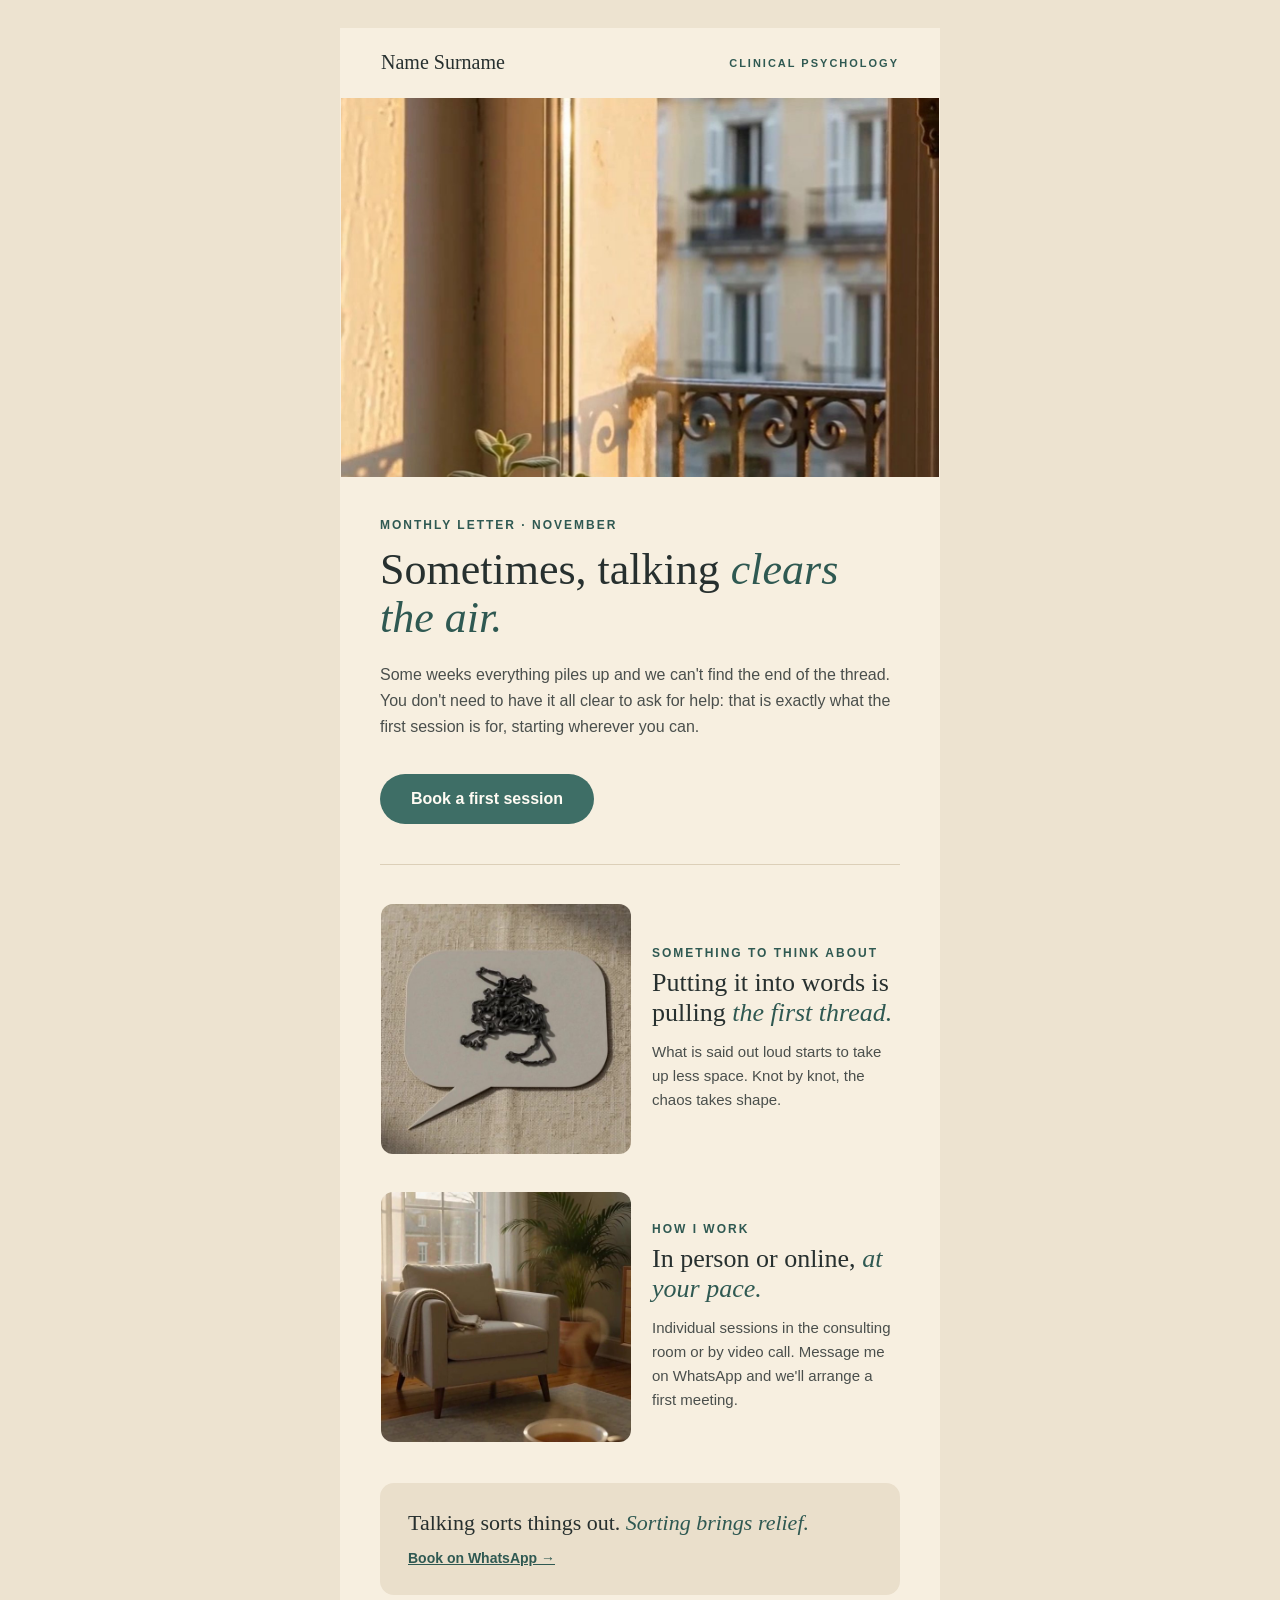
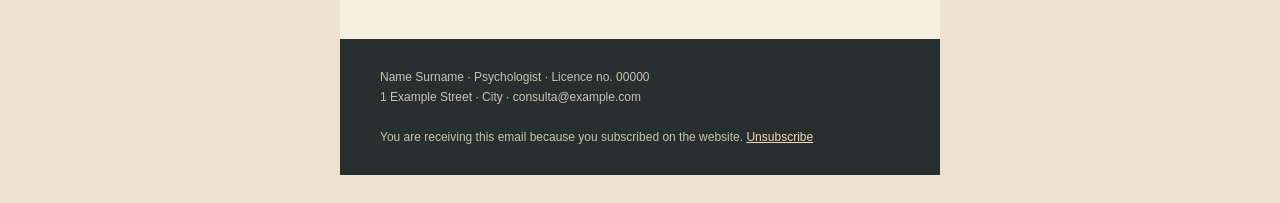
<file: work/newsletter/en.html>
<!doctype html>
<html lang="en" xmlns="http://www.w3.org/1999/xhtml">
<head>
<meta charset="utf-8"><meta name="robots" content="noindex"><meta name="viewport" content="width=device-width,initial-scale=1"><meta name="x-apple-disable-message-reformatting">
<title>Newsletter · Sometimes, talking clears the air</title>
<style>
body{margin:0;padding:0;background:#EDE3D0;-webkit-text-size-adjust:100%}
table{border-collapse:collapse}img{border:0;display:block;max-width:100%;height:auto}
a{color:#2F5952}
.serif{font-family:Georgia,'Times New Roman',serif}
.sans{font-family:Helvetica,Arial,sans-serif}
@media (max-width:620px){
 .wrap{width:100%!important}
 .px{padding-left:24px!important;padding-right:24px!important}
 .h1{font-size:34px!important;line-height:38px!important}
 .col{display:block!important;width:100%!important}
 .col img{width:100%!important}
 .colpad{padding:0 0 18px!important}
}
</style>
</head>
<body>
<div style="display:none;max-height:0;overflow:hidden;opacity:0">You don't need to know where to start. Your first session, no rush.</div>
<table role="presentation" width="100%" bgcolor="#EDE3D0"><tr><td align="center" style="padding:28px 12px">
<table role="presentation" class="wrap" width="600" bgcolor="#F7EFE0" style="width:600px;background:#F7EFE0">
 <tr><td class="px sans" style="padding:22px 40px;font-size:13px;color:#2F5952;letter-spacing:2px;text-transform:uppercase;font-weight:bold">
  <table role="presentation" width="100%"><tr><td class="serif" style="font-size:20px;letter-spacing:0;text-transform:none;color:#27302F;font-weight:normal">Name Surname</td><td align="right" class="sans" style="font-size:11px;letter-spacing:2px;color:#2F5952">Clinical psychology</td></tr></table>
 </td></tr>
 <tr><td><img src="img/hero.jpg" width="600" alt="Window in afternoon light after the rain" style="width:600px"></td></tr>
 <tr><td class="px" style="padding:40px 40px 8px">
  <p class="sans" style="margin:0 0 14px;font-size:12px;letter-spacing:2px;text-transform:uppercase;color:#2F5952;font-weight:bold">Monthly letter · November</p>
  <h1 class="serif h1" style="margin:0;font-size:44px;line-height:48px;font-weight:normal;color:#27302F">Sometimes, talking <i style="color:#2F5952">clears the air.</i></h1>
  <p class="sans" style="margin:20px 0 0;font-size:16px;line-height:26px;color:#4A4F4C">Some weeks everything piles up and we can't find the end of the thread. You don't need to have it all clear to ask for help: that is exactly what the first session is for, starting wherever you can.</p>
 </td></tr>
 <tr><td class="px" style="padding:26px 40px 40px">
  <table role="presentation"><tr><td bgcolor="#3E6E66" style="border-radius:999px"><a href="../landing/en.html#contacto" class="sans" style="display:inline-block;padding:15px 30px;font-size:16px;font-weight:bold;color:#FFFBF3;text-decoration:none;border-radius:999px">Book a first session</a></td></tr></table>
 </td></tr>
 <tr><td class="px" style="padding:0 40px"><table role="presentation" width="100%"><tr><td style="border-top:1px solid #DCCFB8;font-size:0;line-height:0">&nbsp;</td></tr></table></td></tr>
 <tr><td class="px" style="padding:36px 40px 10px">
  <table role="presentation" width="100%"><tr>
   <td class="col colpad" width="250" valign="top" style="padding-right:20px"><img src="img/nudo.jpg" width="250" alt="A knotted thread on a speech bubble" style="border-radius:12px;width:250px"></td>
   <td class="col" valign="middle">
    <p class="sans" style="margin:0 0 8px;font-size:12px;letter-spacing:2px;text-transform:uppercase;color:#2F5952;font-weight:bold">Something to think about</p>
    <h2 class="serif" style="margin:0;font-size:26px;line-height:30px;font-weight:normal;color:#27302F">Putting it into words is pulling <i style="color:#2F5952">the first thread.</i></h2>
    <p class="sans" style="margin:12px 0 0;font-size:15px;line-height:24px;color:#4A4F4C">What is said out loud starts to take up less space. Knot by knot, the chaos takes shape.</p>
   </td></tr></table>
 </td></tr>
 <tr><td class="px" style="padding:26px 40px 10px">
  <table role="presentation" width="100%"><tr>
   <td class="col colpad" width="250" valign="top" style="padding-right:20px"><img src="img/libreta.jpg" width="250" alt="A blank notebook and an empty armchair" style="border-radius:12px;width:250px"></td>
   <td class="col" valign="middle">
    <p class="sans" style="margin:0 0 8px;font-size:12px;letter-spacing:2px;text-transform:uppercase;color:#2F5952;font-weight:bold">How I work</p>
    <h2 class="serif" style="margin:0;font-size:26px;line-height:30px;font-weight:normal;color:#27302F">In person or online, <i style="color:#2F5952">at your pace.</i></h2>
    <p class="sans" style="margin:12px 0 0;font-size:15px;line-height:24px;color:#4A4F4C">Individual sessions in the consulting room or by video call. Message me on WhatsApp and we'll arrange a first meeting.</p>
   </td></tr></table>
 </td></tr>
 <tr><td class="px" style="padding:30px 40px 44px">
  <table role="presentation" width="100%" bgcolor="#EADFCB" style="border-radius:14px"><tr><td style="padding:26px 28px">
   <p class="serif" style="margin:0;font-size:22px;line-height:28px;color:#27302F">Talking sorts things out. <i style="color:#2F5952">Sorting brings relief.</i></p>
   <p class="sans" style="margin:10px 0 0;font-size:14px;line-height:22px;color:#4A4F4C"><a href="../landing/en.html#contacto" style="color:#2F5952;font-weight:bold">Book on WhatsApp →</a></p>
  </td></tr></table>
 </td></tr>
 <tr><td class="px sans" bgcolor="#27302F" style="padding:28px 40px;font-size:12px;line-height:20px;color:#C9C2B3">
  Name Surname · Psychologist · Licence no. 00000<br>1 Example Street · City · consulta@example.com<br><br>
  You are receiving this email because you subscribed on the website. <a href="#" style="color:#F3D7B6">Unsubscribe</a>
 </td></tr>
</table>
</td></tr></table>
</body></html>
</file>
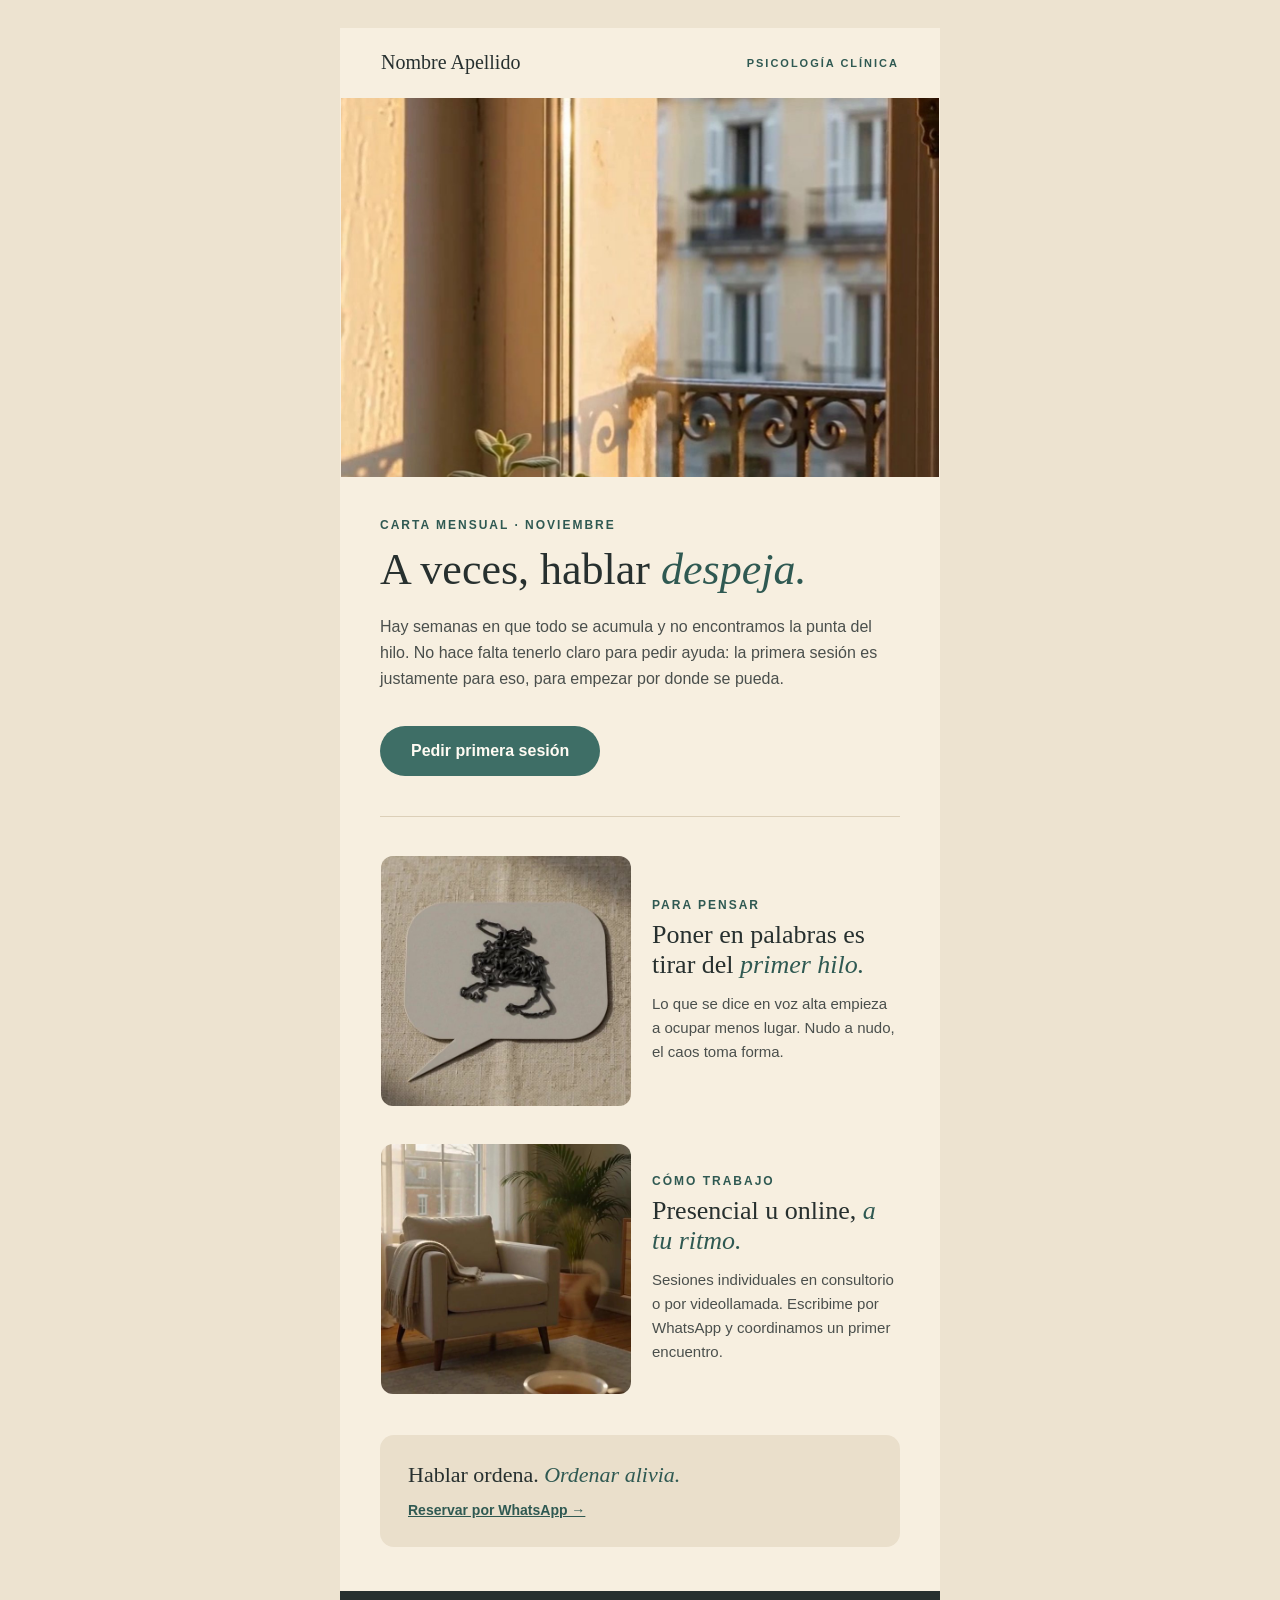
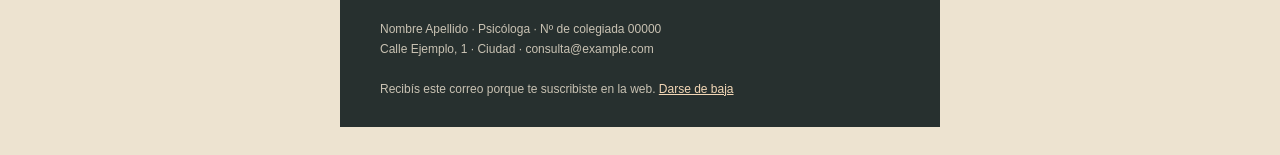
<file: work/newsletter/es.html>
<!doctype html>
<html lang="es" xmlns="http://www.w3.org/1999/xhtml">
<head>
<meta charset="utf-8"><meta name="robots" content="noindex"><meta name="viewport" content="width=device-width,initial-scale=1"><meta name="x-apple-disable-message-reformatting">
<title>Newsletter · A veces, hablar despeja</title>
<style>
body{margin:0;padding:0;background:#EDE3D0;-webkit-text-size-adjust:100%}
table{border-collapse:collapse}img{border:0;display:block;max-width:100%;height:auto}
a{color:#2F5952}
.serif{font-family:Georgia,'Times New Roman',serif}
.sans{font-family:Helvetica,Arial,sans-serif}
@media (max-width:620px){
 .wrap{width:100%!important}
 .px{padding-left:24px!important;padding-right:24px!important}
 .h1{font-size:34px!important;line-height:38px!important}
 .col{display:block!important;width:100%!important}
 .col img{width:100%!important}
 .colpad{padding:0 0 18px!important}
}
</style>
</head>
<body>
<div style="display:none;max-height:0;overflow:hidden;opacity:0">No hace falta saber por dónde empezar. Tu primera sesión, sin apuro.</div>
<table role="presentation" width="100%" bgcolor="#EDE3D0"><tr><td align="center" style="padding:28px 12px">
<table role="presentation" class="wrap" width="600" bgcolor="#F7EFE0" style="width:600px;background:#F7EFE0">
 <tr><td class="px sans" style="padding:22px 40px;font-size:13px;color:#2F5952;letter-spacing:2px;text-transform:uppercase;font-weight:bold">
  <table role="presentation" width="100%"><tr><td class="serif" style="font-size:20px;letter-spacing:0;text-transform:none;color:#27302F;font-weight:normal">Nombre Apellido</td><td align="right" class="sans" style="font-size:11px;letter-spacing:2px;color:#2F5952">Psicología clínica</td></tr></table>
 </td></tr>
 <tr><td><img src="img/hero.jpg" width="600" alt="Ventana con luz de tarde después de la lluvia" style="width:600px"></td></tr>
 <tr><td class="px" style="padding:40px 40px 8px">
  <p class="sans" style="margin:0 0 14px;font-size:12px;letter-spacing:2px;text-transform:uppercase;color:#2F5952;font-weight:bold">Carta mensual · Noviembre</p>
  <h1 class="serif h1" style="margin:0;font-size:44px;line-height:48px;font-weight:normal;color:#27302F">A veces, hablar <i style="color:#2F5952">despeja.</i></h1>
  <p class="sans" style="margin:20px 0 0;font-size:16px;line-height:26px;color:#4A4F4C">Hay semanas en que todo se acumula y no encontramos la punta del hilo. No hace falta tenerlo claro para pedir ayuda: la primera sesión es justamente para eso, para empezar por donde se pueda.</p>
 </td></tr>
 <tr><td class="px" style="padding:26px 40px 40px">
  <table role="presentation"><tr><td bgcolor="#3E6E66" style="border-radius:999px"><a href="../landing/es.html#contacto" class="sans" style="display:inline-block;padding:15px 30px;font-size:16px;font-weight:bold;color:#FFFBF3;text-decoration:none;border-radius:999px">Pedir primera sesión</a></td></tr></table>
 </td></tr>
 <tr><td class="px" style="padding:0 40px"><table role="presentation" width="100%"><tr><td style="border-top:1px solid #DCCFB8;font-size:0;line-height:0">&nbsp;</td></tr></table></td></tr>
 <tr><td class="px" style="padding:36px 40px 10px">
  <table role="presentation" width="100%"><tr>
   <td class="col colpad" width="250" valign="top" style="padding-right:20px"><img src="img/nudo.jpg" width="250" alt="Un nudo de hilo sobre un globo de diálogo" style="border-radius:12px;width:250px"></td>
   <td class="col" valign="middle">
    <p class="sans" style="margin:0 0 8px;font-size:12px;letter-spacing:2px;text-transform:uppercase;color:#2F5952;font-weight:bold">Para pensar</p>
    <h2 class="serif" style="margin:0;font-size:26px;line-height:30px;font-weight:normal;color:#27302F">Poner en palabras es tirar del <i style="color:#2F5952">primer hilo.</i></h2>
    <p class="sans" style="margin:12px 0 0;font-size:15px;line-height:24px;color:#4A4F4C">Lo que se dice en voz alta empieza a ocupar menos lugar. Nudo a nudo, el caos toma forma.</p>
   </td></tr></table>
 </td></tr>
 <tr><td class="px" style="padding:26px 40px 10px">
  <table role="presentation" width="100%"><tr>
   <td class="col colpad" width="250" valign="top" style="padding-right:20px"><img src="img/libreta.jpg" width="250" alt="Libreta en blanco y un sillón vacío" style="border-radius:12px;width:250px"></td>
   <td class="col" valign="middle">
    <p class="sans" style="margin:0 0 8px;font-size:12px;letter-spacing:2px;text-transform:uppercase;color:#2F5952;font-weight:bold">Cómo trabajo</p>
    <h2 class="serif" style="margin:0;font-size:26px;line-height:30px;font-weight:normal;color:#27302F">Presencial u online, <i style="color:#2F5952">a tu ritmo.</i></h2>
    <p class="sans" style="margin:12px 0 0;font-size:15px;line-height:24px;color:#4A4F4C">Sesiones individuales en consultorio o por videollamada. Escribime por WhatsApp y coordinamos un primer encuentro.</p>
   </td></tr></table>
 </td></tr>
 <tr><td class="px" style="padding:30px 40px 44px">
  <table role="presentation" width="100%" bgcolor="#EADFCB" style="border-radius:14px"><tr><td style="padding:26px 28px">
   <p class="serif" style="margin:0;font-size:22px;line-height:28px;color:#27302F">Hablar ordena. <i style="color:#2F5952">Ordenar alivia.</i></p>
   <p class="sans" style="margin:10px 0 0;font-size:14px;line-height:22px;color:#4A4F4C"><a href="../landing/es.html#contacto" style="color:#2F5952;font-weight:bold">Reservar por WhatsApp →</a></p>
  </td></tr></table>
 </td></tr>
 <tr><td class="px sans" bgcolor="#27302F" style="padding:28px 40px;font-size:12px;line-height:20px;color:#C9C2B3">
  Nombre Apellido · Psicóloga · Nº de colegiada 00000<br>Calle Ejemplo, 1 · Ciudad · consulta@example.com<br><br>
  Recibís este correo porque te suscribiste en la web. <a href="#" style="color:#F3D7B6">Darse de baja</a>
 </td></tr>
</table>
</td></tr></table>
</body></html>
</file>
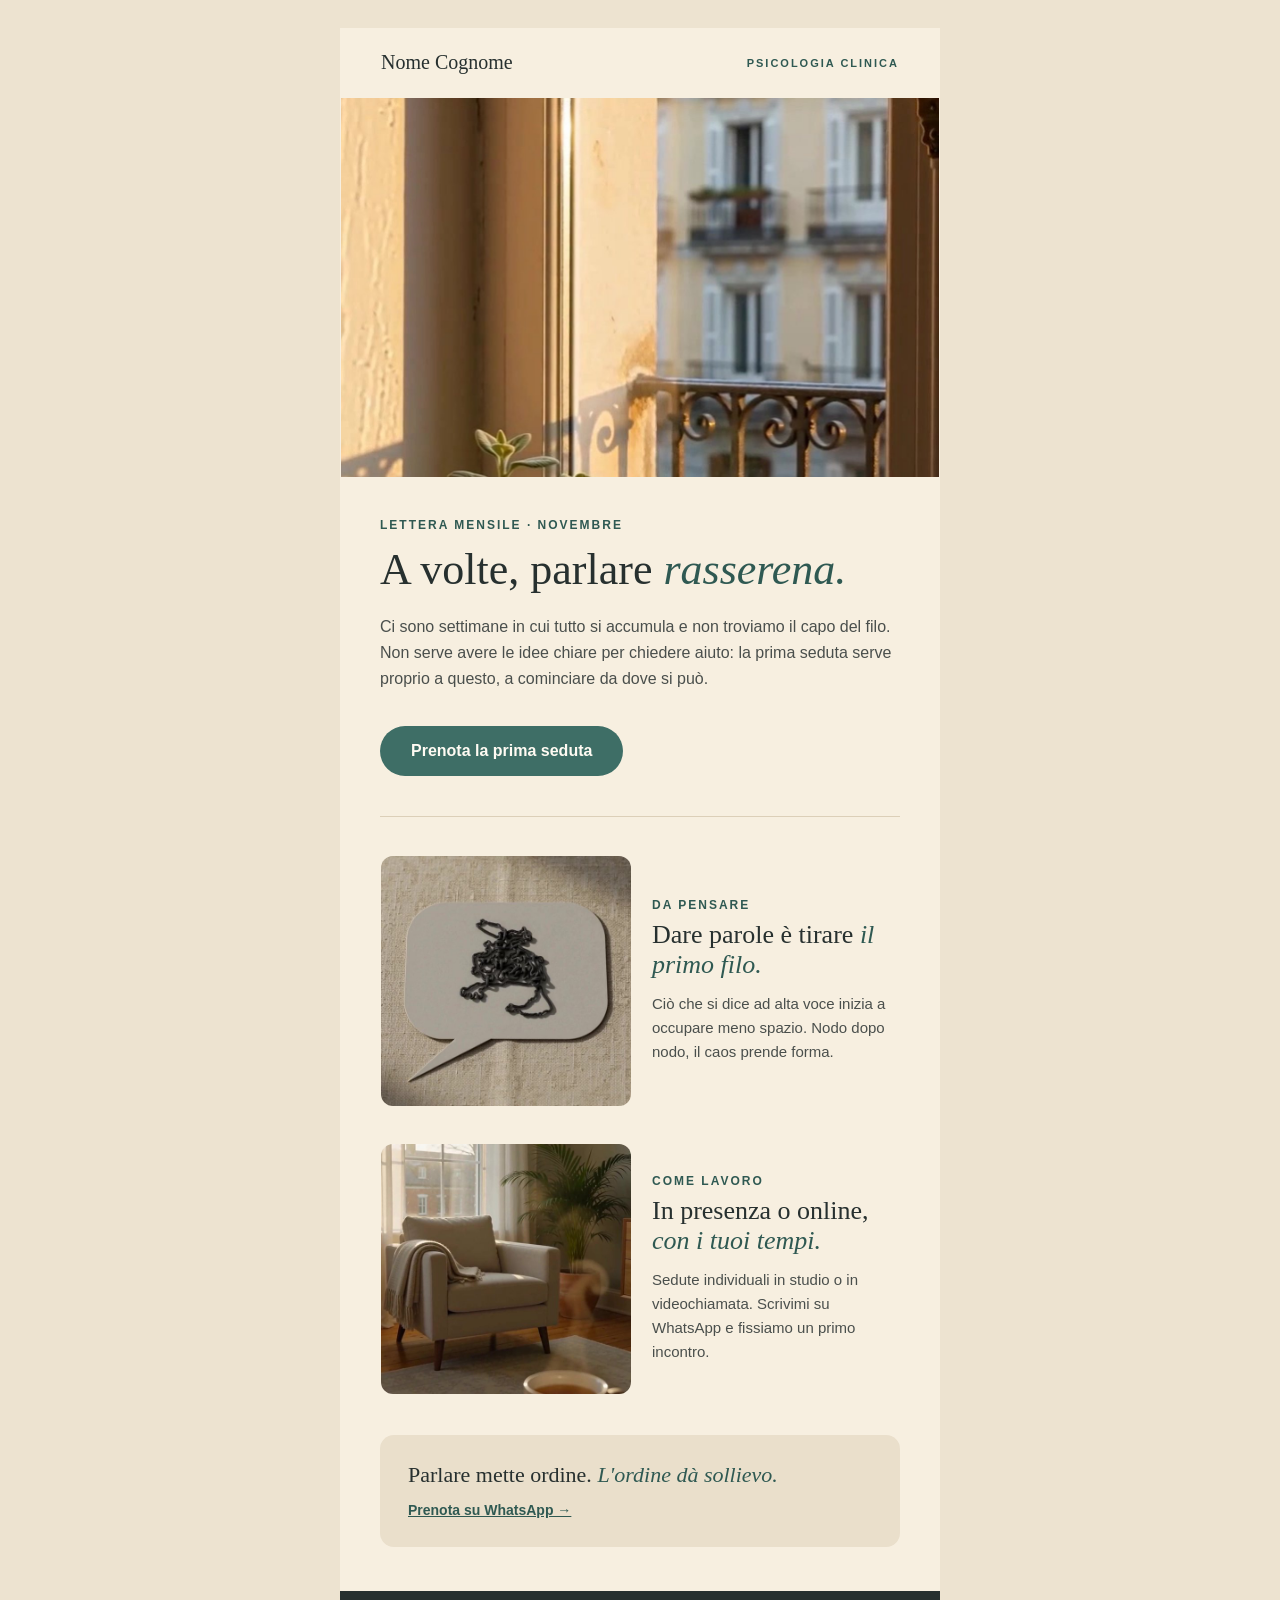
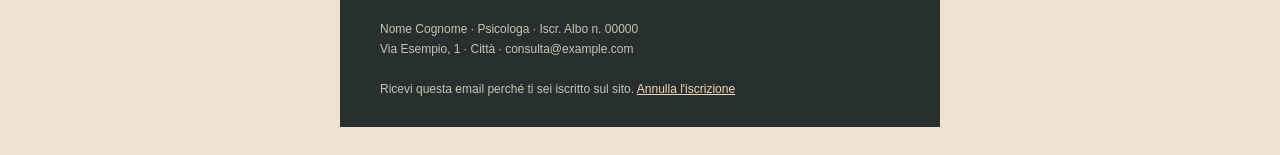
<file: work/newsletter/it.html>
<!doctype html>
<html lang="it" xmlns="http://www.w3.org/1999/xhtml">
<head>
<meta charset="utf-8"><meta name="robots" content="noindex"><meta name="viewport" content="width=device-width,initial-scale=1"><meta name="x-apple-disable-message-reformatting">
<title>Newsletter · A volte, parlare rasserena</title>
<style>
body{margin:0;padding:0;background:#EDE3D0;-webkit-text-size-adjust:100%}
table{border-collapse:collapse}img{border:0;display:block;max-width:100%;height:auto}
a{color:#2F5952}
.serif{font-family:Georgia,'Times New Roman',serif}
.sans{font-family:Helvetica,Arial,sans-serif}
@media (max-width:620px){
 .wrap{width:100%!important}
 .px{padding-left:24px!important;padding-right:24px!important}
 .h1{font-size:34px!important;line-height:38px!important}
 .col{display:block!important;width:100%!important}
 .col img{width:100%!important}
 .colpad{padding:0 0 18px!important}
}
</style>
</head>
<body>
<div style="display:none;max-height:0;overflow:hidden;opacity:0">Non serve sapere da dove cominciare. La tua prima seduta, senza fretta.</div>
<table role="presentation" width="100%" bgcolor="#EDE3D0"><tr><td align="center" style="padding:28px 12px">
<table role="presentation" class="wrap" width="600" bgcolor="#F7EFE0" style="width:600px;background:#F7EFE0">
 <tr><td class="px sans" style="padding:22px 40px;font-size:13px;color:#2F5952;letter-spacing:2px;text-transform:uppercase;font-weight:bold">
  <table role="presentation" width="100%"><tr><td class="serif" style="font-size:20px;letter-spacing:0;text-transform:none;color:#27302F;font-weight:normal">Nome Cognome</td><td align="right" class="sans" style="font-size:11px;letter-spacing:2px;color:#2F5952">Psicologia clinica</td></tr></table>
 </td></tr>
 <tr><td><img src="img/hero.jpg" width="600" alt="Finestra nella luce del pomeriggio dopo la pioggia" style="width:600px"></td></tr>
 <tr><td class="px" style="padding:40px 40px 8px">
  <p class="sans" style="margin:0 0 14px;font-size:12px;letter-spacing:2px;text-transform:uppercase;color:#2F5952;font-weight:bold">Lettera mensile · Novembre</p>
  <h1 class="serif h1" style="margin:0;font-size:44px;line-height:48px;font-weight:normal;color:#27302F">A volte, parlare <i style="color:#2F5952">rasserena.</i></h1>
  <p class="sans" style="margin:20px 0 0;font-size:16px;line-height:26px;color:#4A4F4C">Ci sono settimane in cui tutto si accumula e non troviamo il capo del filo. Non serve avere le idee chiare per chiedere aiuto: la prima seduta serve proprio a questo, a cominciare da dove si può.</p>
 </td></tr>
 <tr><td class="px" style="padding:26px 40px 40px">
  <table role="presentation"><tr><td bgcolor="#3E6E66" style="border-radius:999px"><a href="../landing/it.html#contacto" class="sans" style="display:inline-block;padding:15px 30px;font-size:16px;font-weight:bold;color:#FFFBF3;text-decoration:none;border-radius:999px">Prenota la prima seduta</a></td></tr></table>
 </td></tr>
 <tr><td class="px" style="padding:0 40px"><table role="presentation" width="100%"><tr><td style="border-top:1px solid #DCCFB8;font-size:0;line-height:0">&nbsp;</td></tr></table></td></tr>
 <tr><td class="px" style="padding:36px 40px 10px">
  <table role="presentation" width="100%"><tr>
   <td class="col colpad" width="250" valign="top" style="padding-right:20px"><img src="img/nudo.jpg" width="250" alt="Un filo annodato su un fumetto" style="border-radius:12px;width:250px"></td>
   <td class="col" valign="middle">
    <p class="sans" style="margin:0 0 8px;font-size:12px;letter-spacing:2px;text-transform:uppercase;color:#2F5952;font-weight:bold">Da pensare</p>
    <h2 class="serif" style="margin:0;font-size:26px;line-height:30px;font-weight:normal;color:#27302F">Dare parole è tirare <i style="color:#2F5952">il primo filo.</i></h2>
    <p class="sans" style="margin:12px 0 0;font-size:15px;line-height:24px;color:#4A4F4C">Ciò che si dice ad alta voce inizia a occupare meno spazio. Nodo dopo nodo, il caos prende forma.</p>
   </td></tr></table>
 </td></tr>
 <tr><td class="px" style="padding:26px 40px 10px">
  <table role="presentation" width="100%"><tr>
   <td class="col colpad" width="250" valign="top" style="padding-right:20px"><img src="img/libreta.jpg" width="250" alt="Un quaderno bianco e una poltrona vuota" style="border-radius:12px;width:250px"></td>
   <td class="col" valign="middle">
    <p class="sans" style="margin:0 0 8px;font-size:12px;letter-spacing:2px;text-transform:uppercase;color:#2F5952;font-weight:bold">Come lavoro</p>
    <h2 class="serif" style="margin:0;font-size:26px;line-height:30px;font-weight:normal;color:#27302F">In presenza o online, <i style="color:#2F5952">con i tuoi tempi.</i></h2>
    <p class="sans" style="margin:12px 0 0;font-size:15px;line-height:24px;color:#4A4F4C">Sedute individuali in studio o in videochiamata. Scrivimi su WhatsApp e fissiamo un primo incontro.</p>
   </td></tr></table>
 </td></tr>
 <tr><td class="px" style="padding:30px 40px 44px">
  <table role="presentation" width="100%" bgcolor="#EADFCB" style="border-radius:14px"><tr><td style="padding:26px 28px">
   <p class="serif" style="margin:0;font-size:22px;line-height:28px;color:#27302F">Parlare mette ordine. <i style="color:#2F5952">L'ordine dà sollievo.</i></p>
   <p class="sans" style="margin:10px 0 0;font-size:14px;line-height:22px;color:#4A4F4C"><a href="../landing/it.html#contacto" style="color:#2F5952;font-weight:bold">Prenota su WhatsApp →</a></p>
  </td></tr></table>
 </td></tr>
 <tr><td class="px sans" bgcolor="#27302F" style="padding:28px 40px;font-size:12px;line-height:20px;color:#C9C2B3">
  Nome Cognome · Psicologa · Iscr. Albo n. 00000<br>Via Esempio, 1 · Città · consulta@example.com<br><br>
  Ricevi questa email perché ti sei iscritto sul sito. <a href="#" style="color:#F3D7B6">Annulla l'iscrizione</a>
 </td></tr>
</table>
</td></tr></table>
</body></html>
</file>
